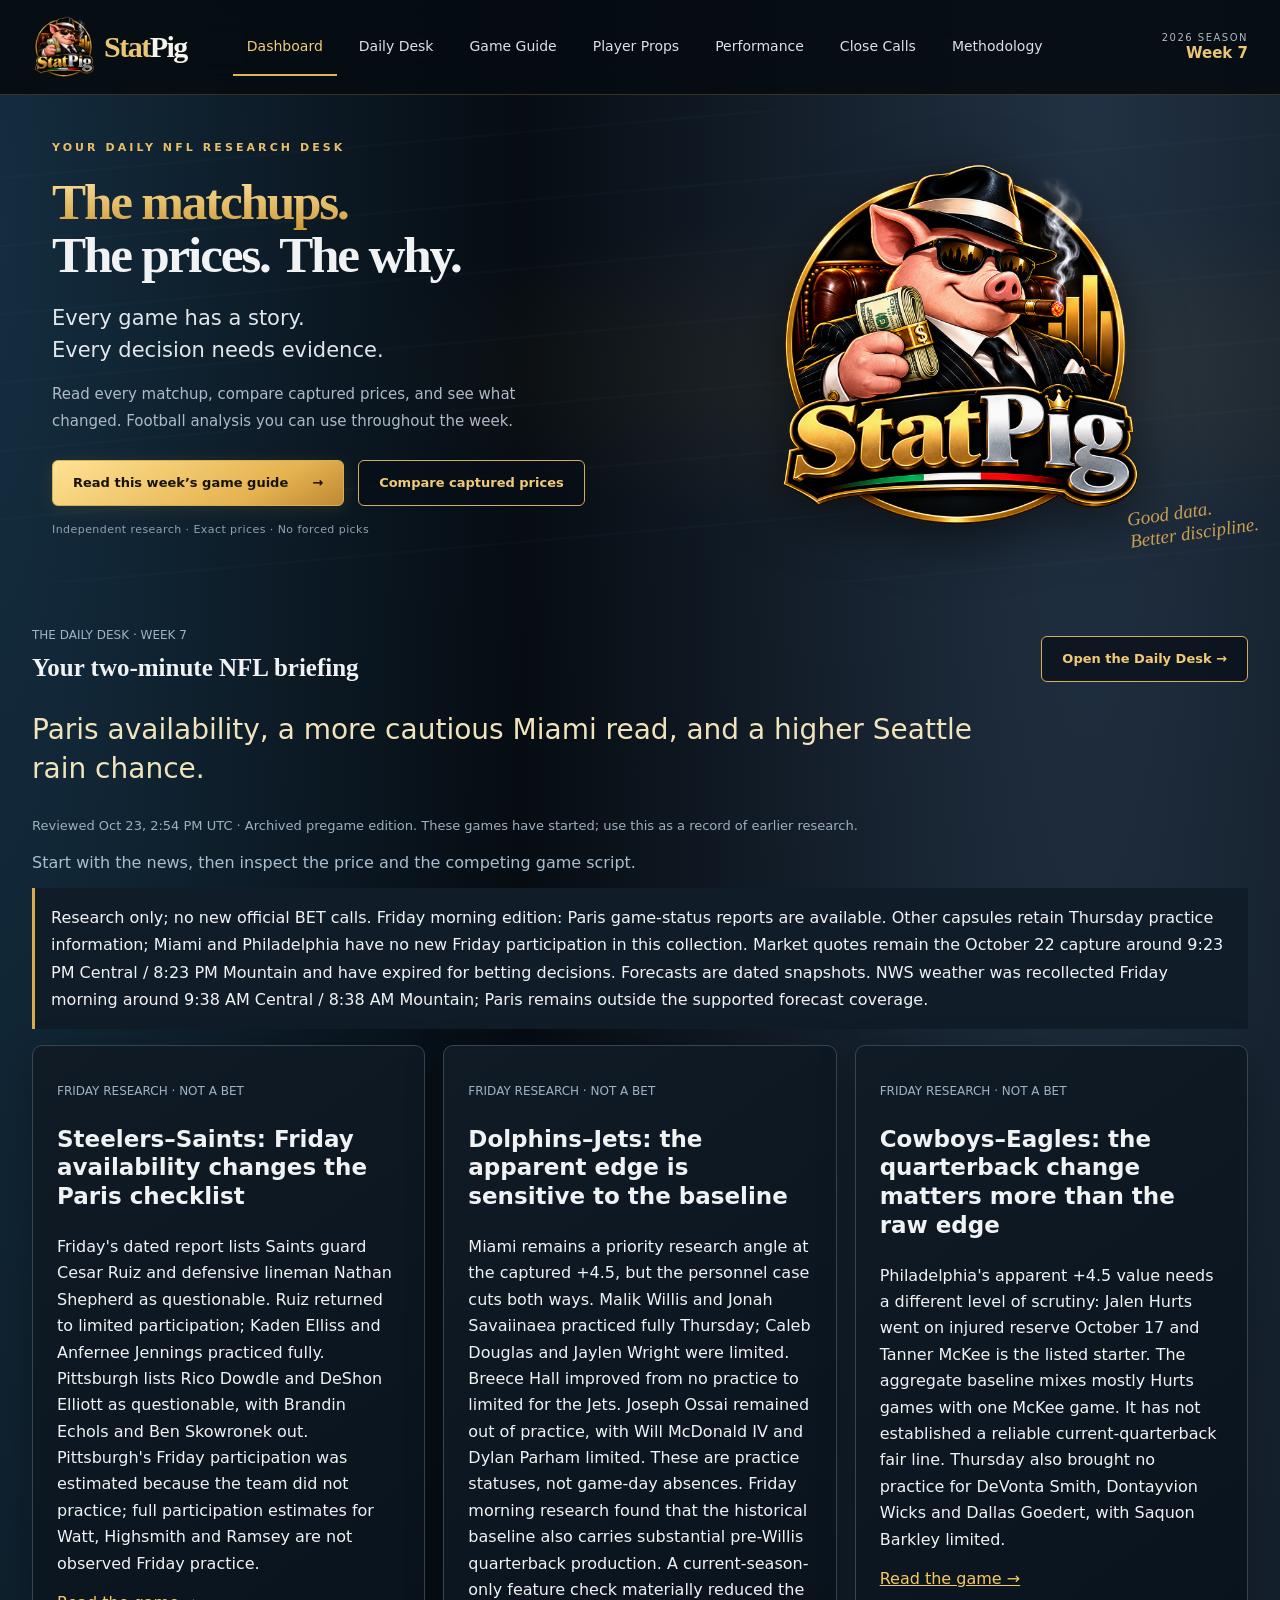
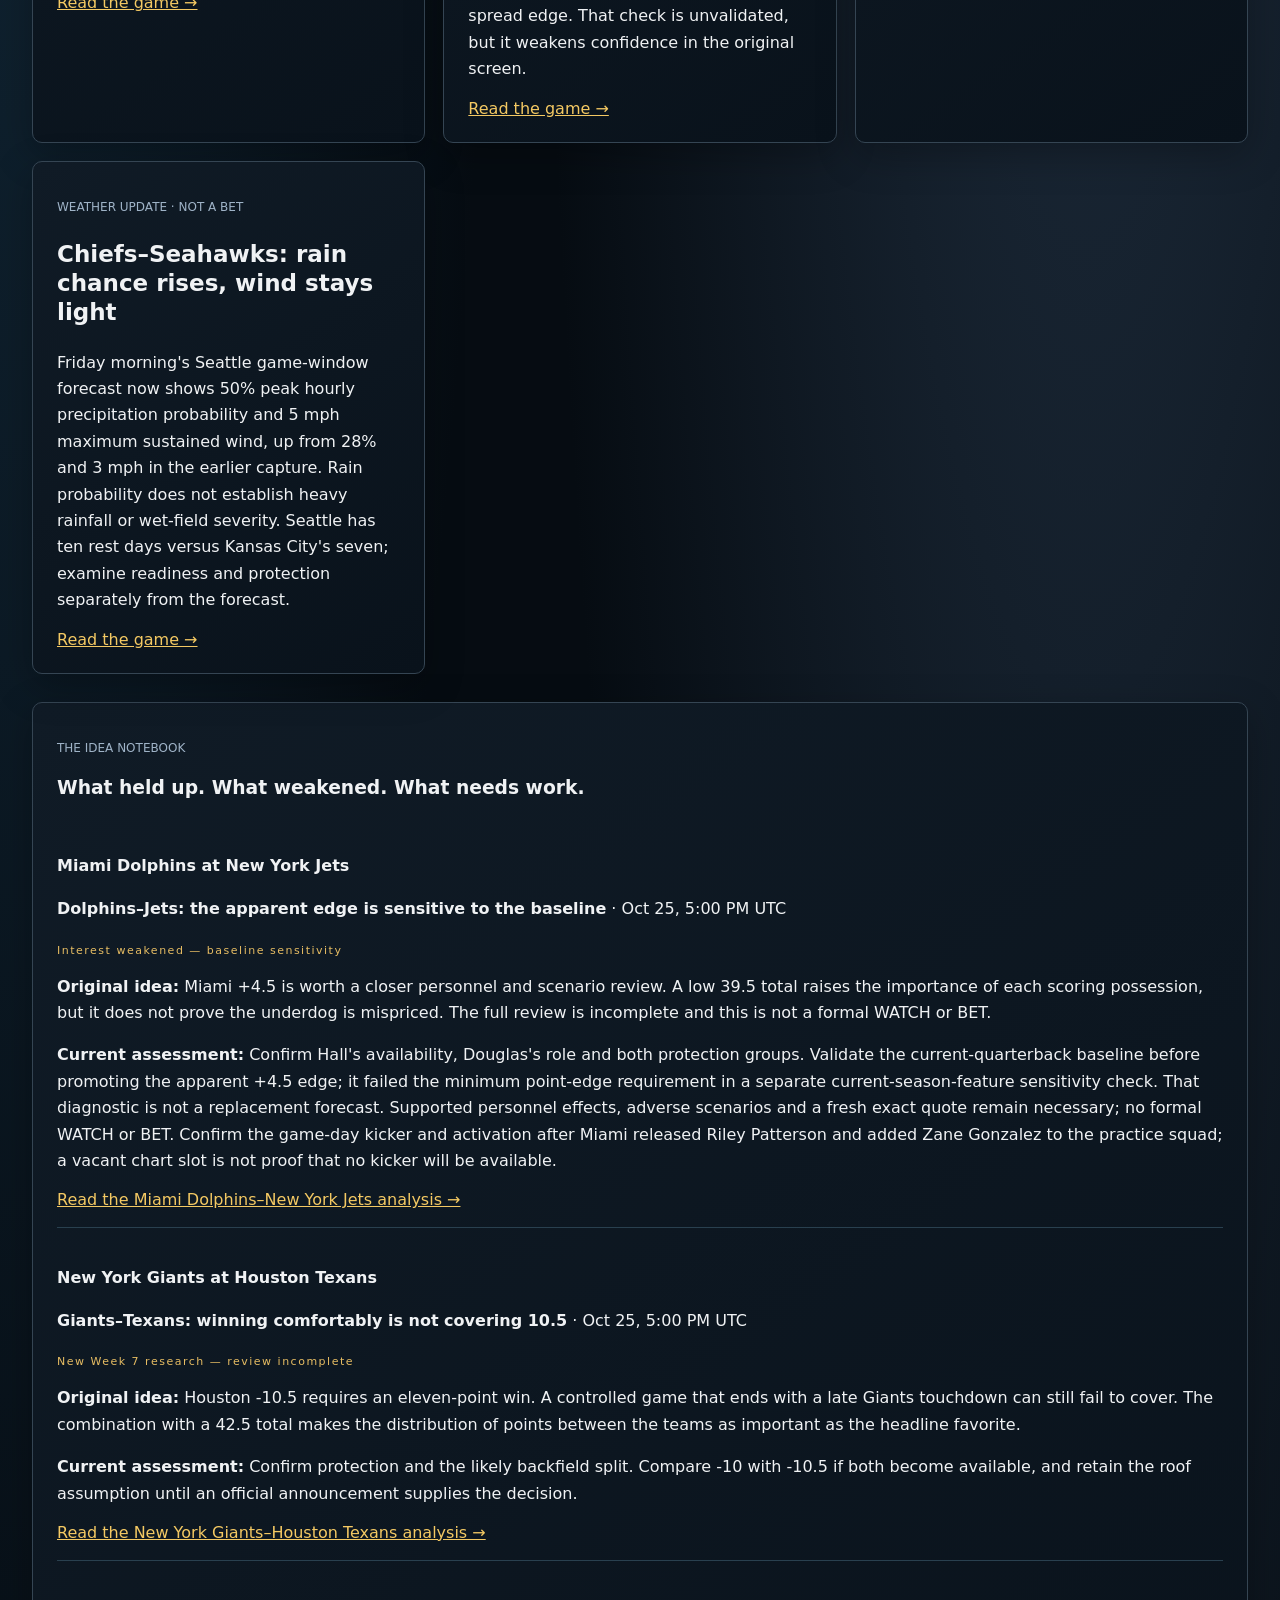
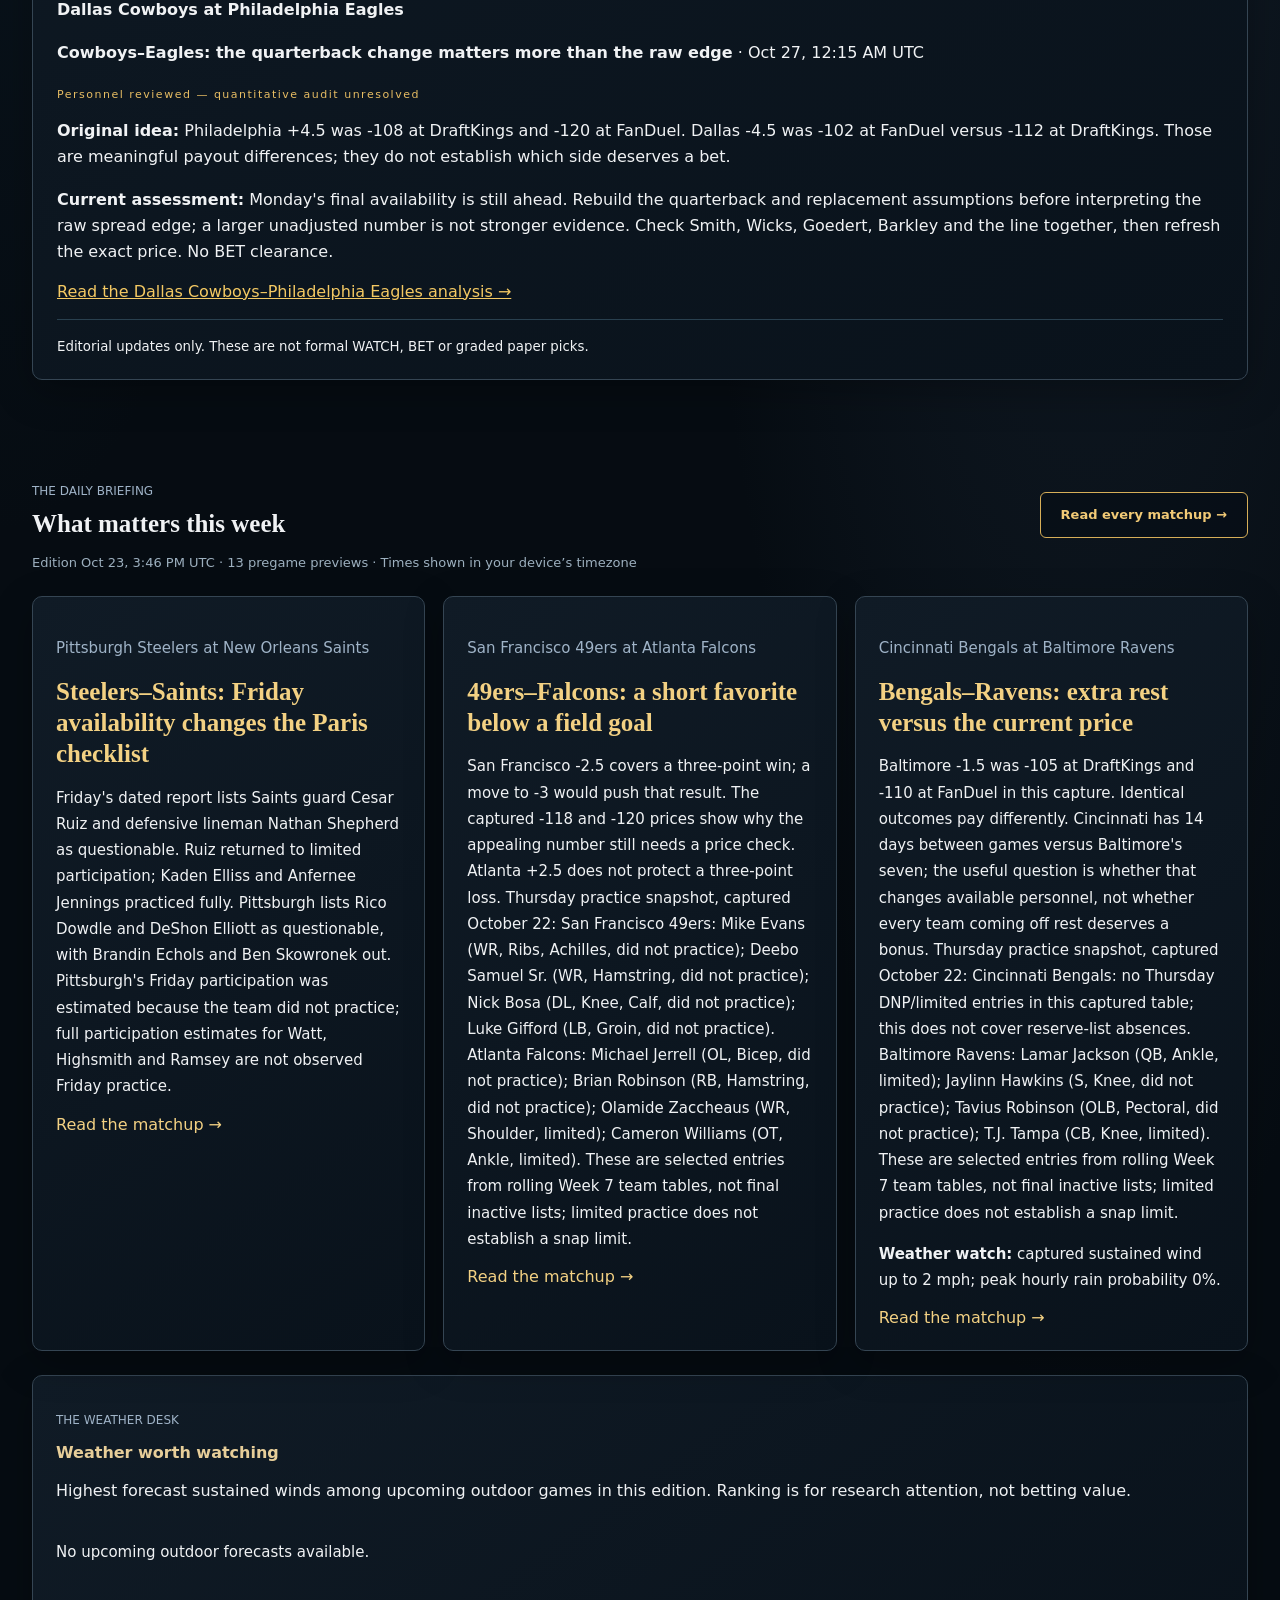
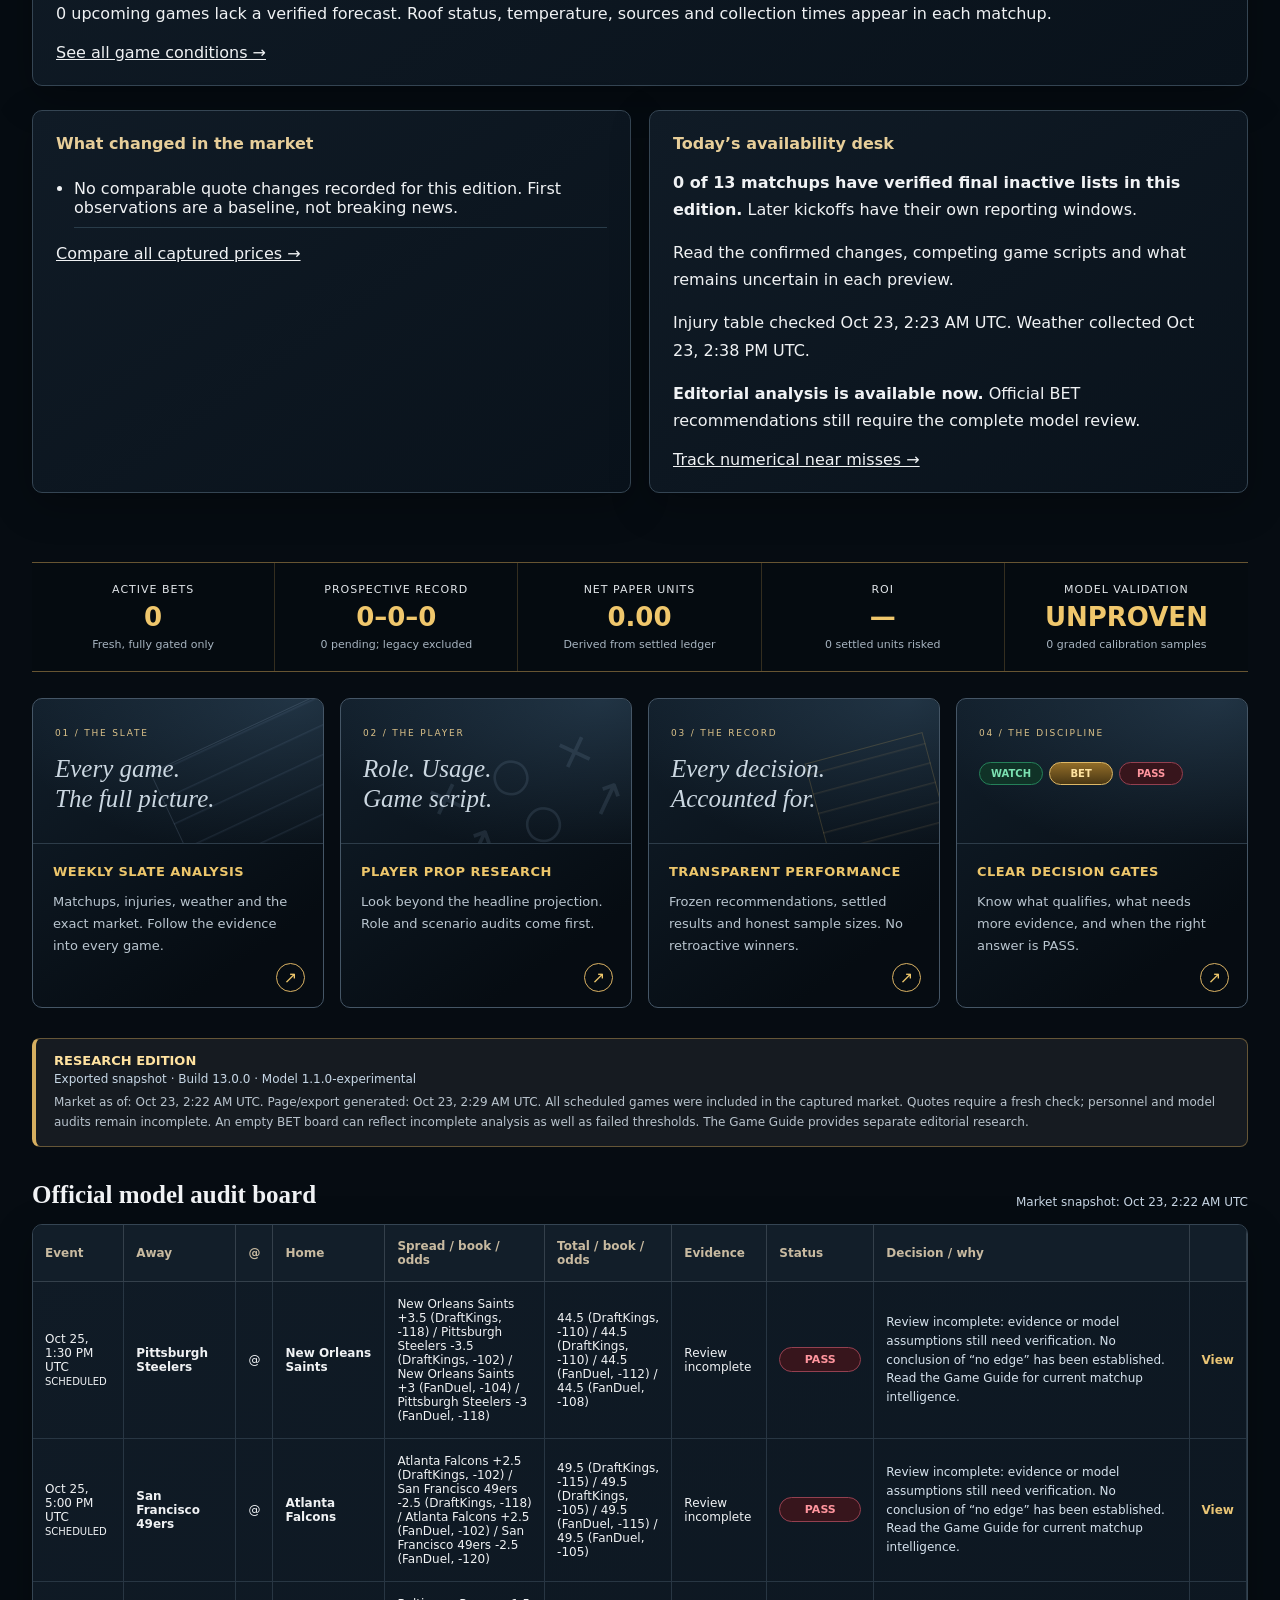
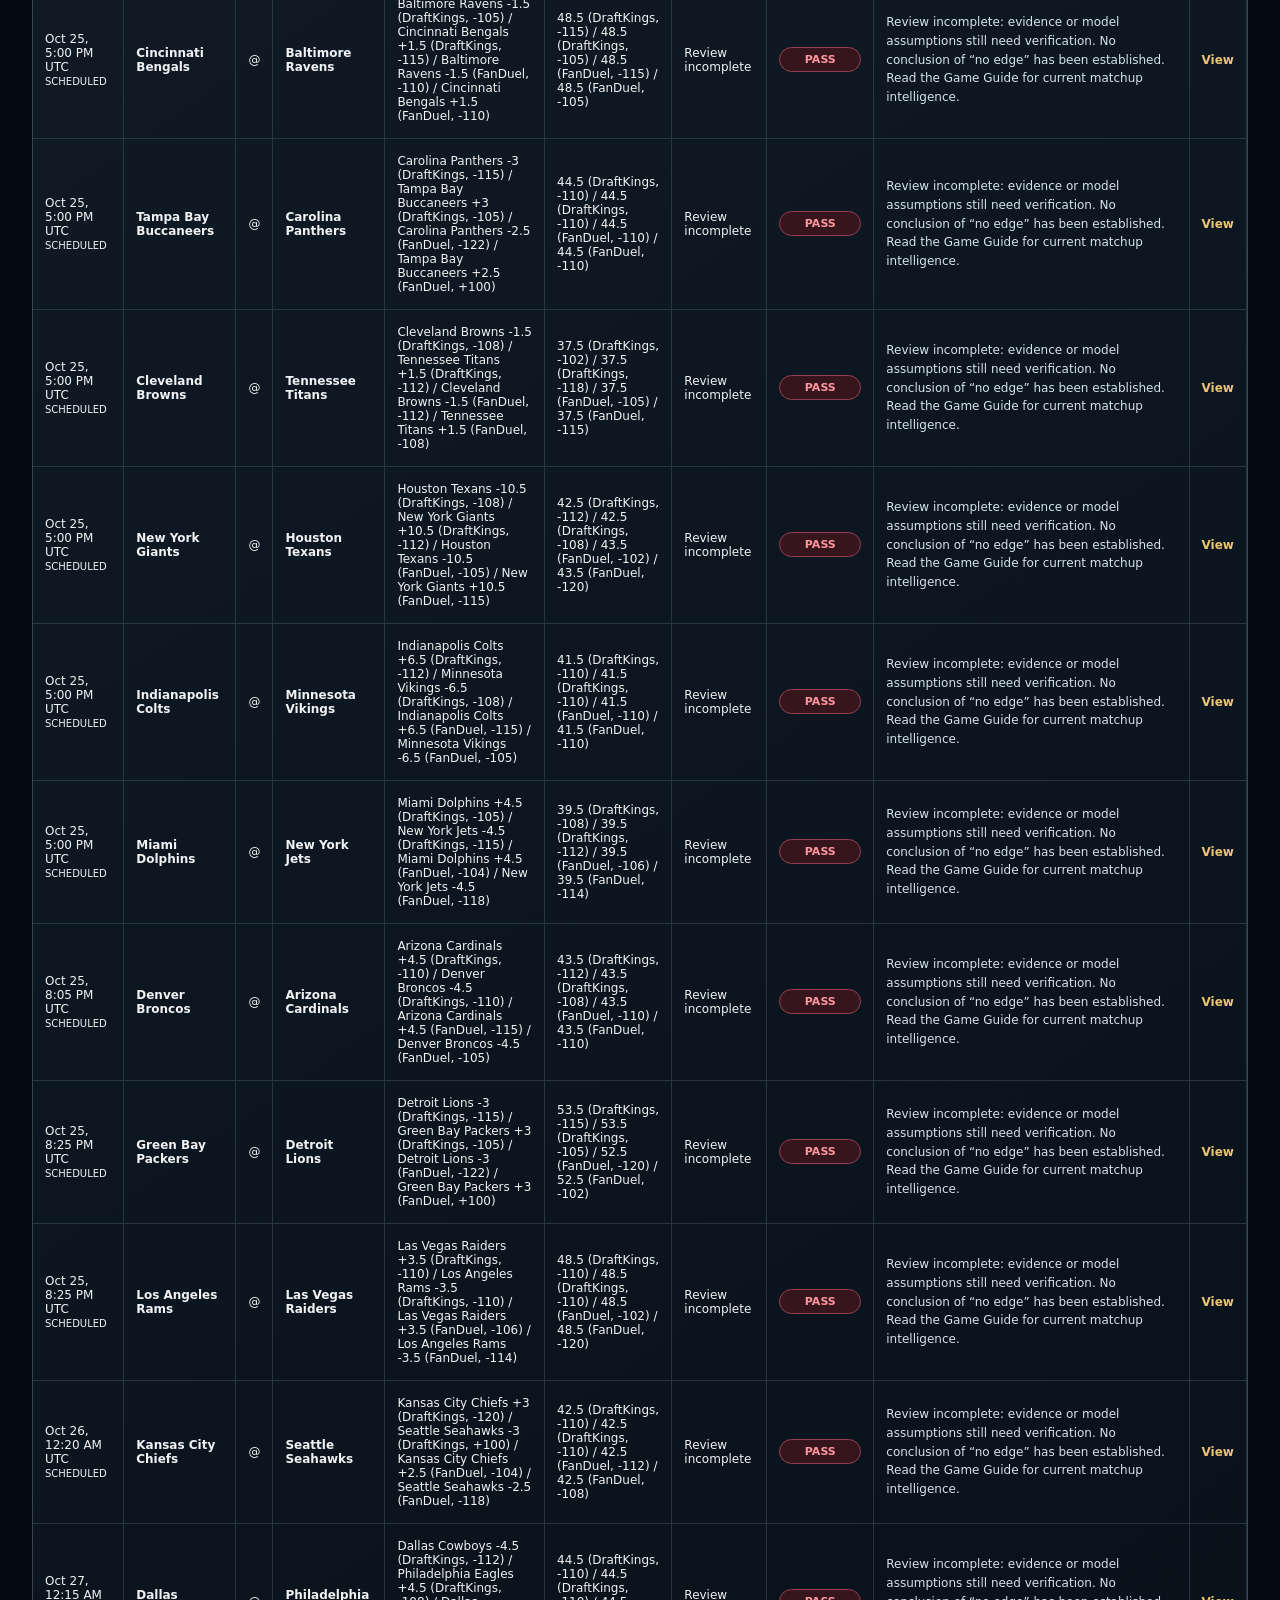
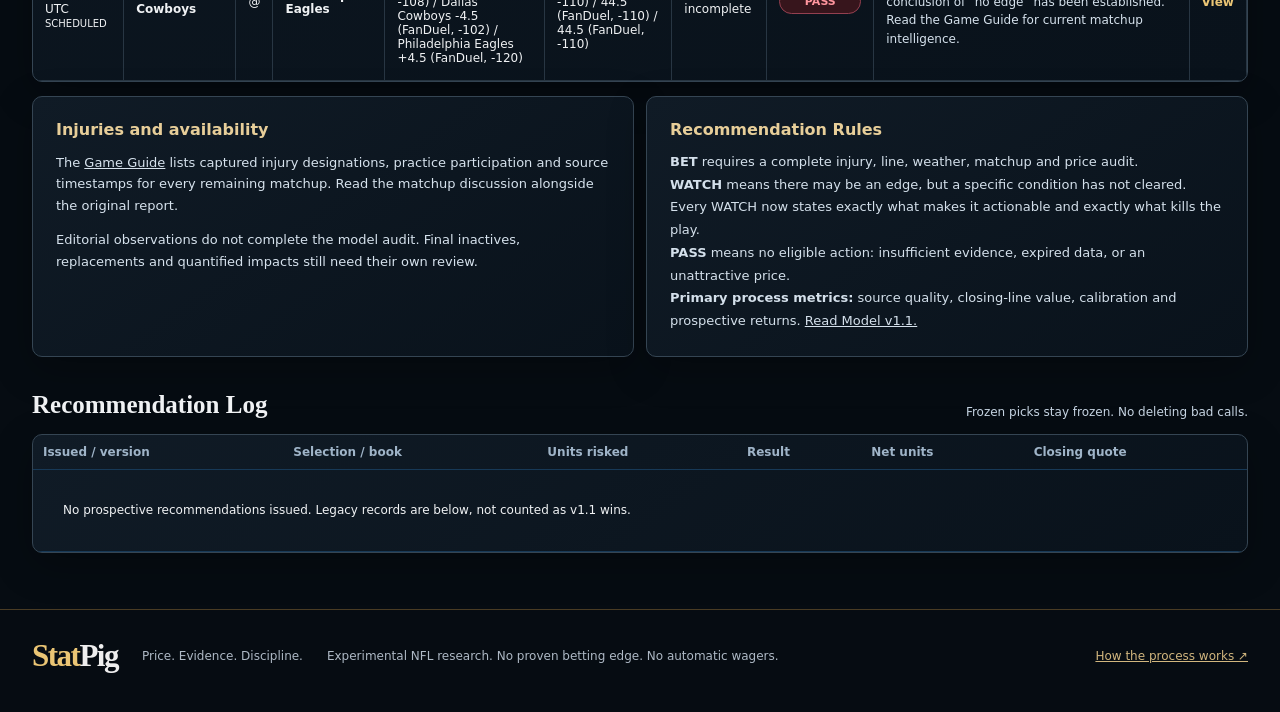
<file: index.html>
<!doctype html><html lang="en"><head><meta charset="utf-8"><meta name="viewport" content="width=device-width,initial-scale=1"><title>StatPig · NFL Research</title><link rel="stylesheet" href="styles.css?v=17-week3-desk"><meta name="theme-color" content="#060c12"><meta name="description" content="StatPig NFL research: source-backed analysis, disciplined price gates, and transparent prospective performance."><link rel="stylesheet" href="weather.css?v=18-weather"></head><body>
<a class="skip-link" href="#main-content">Skip to content</a><header class="topbar"><div class="site-header"><a class="wordmark" href="index.html" aria-label="StatPig home"><img src="statpig-mascot.png" alt="" width="66" height="66"><span>Stat<span>Pig</span></span></a><nav class="nav" aria-label="Main navigation"><a href="index.html" class="active" aria-current="page">Dashboard</a><a href="daily.html">Daily Desk</a><a href="guide.html">Game Guide</a><a href="props.html">Player Props</a><a href="results.html">Performance</a><a href="close-calls.html">Close Calls</a><a href="methodology.html">Methodology</a></nav><div class="weekbox"><span>NFL Research</span><strong>Evidence first</strong></div></div></header>
<main id="main-content" class="shell"><section class="landing-hero" aria-labelledby="hero-title"><div class="hero-copy"><p class="eyebrow">YOUR DAILY NFL RESEARCH DESK</p><h1 id="hero-title"><span>The matchups.</span><br>The prices. The why.</h1><p class="hero-description">Every game has a story.<br>Every decision needs evidence.</p><p class="hero-summary">Read every matchup, compare captured prices, and see what changed. Football analysis you can use throughout the week.</p><div class="hero-actions"><a class="button-gold" href="guide.html">Read this week’s game guide <span aria-hidden="true">→</span></a><a class="button-outline" href="guide.html#price-desk">Compare captured prices</a></div><p class="hero-footnote">Independent research · Exact prices · No forced picks</p></div><div class="hero-art"><img src="statpig-mascot.png" width="1280" height="1280" alt="StatPig mascot in a black suit and fedora, framed in gold" fetchpriority="high"><span class="art-caption">Good data.<br>Better discipline.</span></div></section><section id="daily-desk" aria-label="Daily news and research"></section><section id="daily-guide" aria-label="Daily NFL briefing"></section><section class="kpis" id="kpis" aria-label="Verified ledger metrics"></section><section class="feature-grid" aria-label="Explore StatPig"><a class="feature-card" href="guide.html"><div class="feature-art field-art" aria-hidden="true"><span>01 / THE SLATE</span><b>Every game.<br>The full picture.</b></div><div class="feature-copy"><h2>Weekly slate analysis</h2><p>Matchups, injuries, weather and the exact market. Follow the evidence into every game.</p><span class="feature-arrow" aria-hidden="true">↗</span></div></a><a class="feature-card" href="props.html"><div class="feature-art play-art" aria-hidden="true"><span>02 / THE PLAYER</span><b>Role. Usage.<br>Game script.</b></div><div class="feature-copy"><h2>Player prop research</h2><p>Look beyond the headline projection. Role and scenario audits come first.</p><span class="feature-arrow" aria-hidden="true">↗</span></div></a><a class="feature-card" href="results.html"><div class="feature-art record-art" aria-hidden="true"><span>03 / THE RECORD</span><b>Every decision.<br>Accounted for.</b></div><div class="feature-copy"><h2>Transparent performance</h2><p>Frozen recommendations, settled results and honest sample sizes. No retroactive winners.</p><span class="feature-arrow" aria-hidden="true">↗</span></div></a><a class="feature-card" href="methodology.html"><div class="feature-art signal-art" aria-hidden="true"><span>04 / THE DISCIPLINE</span><div><i class="status WATCH">WATCH</i><i class="status BET">BET</i><i class="status PASS">PASS</i></div></div><div class="feature-copy"><h2>Clear decision gates</h2><p>Know what qualifies, what needs more evidence, and when the right answer is PASS.</p><span class="feature-arrow" aria-hidden="true">↗</span></div></a></section><section id="card"><div class="section-head"><h2>Official model audit board</h2><div class="updated" id="updated"></div></div><div class="panel table-wrap"><table class="card-table" id="cardTable"></table></div></section>
<section class="info-grid"><article class="panel mini" id="injuries"><h3>Injuries and availability</h3><div id="injuryList"></div></article><article class="panel mini" id="process"><h3>Recommendation Rules</h3><div style="font-size:13px;line-height:1.75;color:#d4e0eb"><b>BET</b> requires a complete injury, line, weather, matchup and price audit.<br><b>WATCH</b> means there may be an edge, but a specific condition has not cleared. Every WATCH now states exactly what makes it actionable and exactly what kills the play.<br><b>PASS</b> means no eligible action: insufficient evidence, expired data, or an unattractive price.<br><b>Primary process metrics:</b> source quality, closing-line value, calibration and prospective returns. <a href="methodology.html">Read Model v1.1.</a></div></article></section>
<section id="results"><div class="section-head"><h2>Recommendation Log</h2><div class="updated">Frozen picks stay frozen. No deleting bad calls.</div></div><div class="panel table-wrap"><table class="log-table" id="logTable"></table></div></section></main><footer class="footer" id="about"><a class="footer-brand" href="index.html">Stat<span>Pig</span></a><p>Price. Evidence. Discipline.</p><p class="fineprint">Experimental NFL research. No proven betting edge. No automatic wagers.</p><a href="methodology.html">How the process works ↗</a></footer><script src="config.js?v=13"></script><script src="data.js?v=20261023-weather"></script><script src="shared.js?v=17-week3-desk"></script><script src="app.js?v=17-week3-desk"></script><script src="guide-data.js?v=20261023-script"></script><script src="weather.js?v=19-notebook"></script><script src="guide.js?v=20261023-script"></script><script src="daily-data.js?v=20261023-weather"></script><script src="daily.js?v=20261023-weather"></script></body></html>
</file>
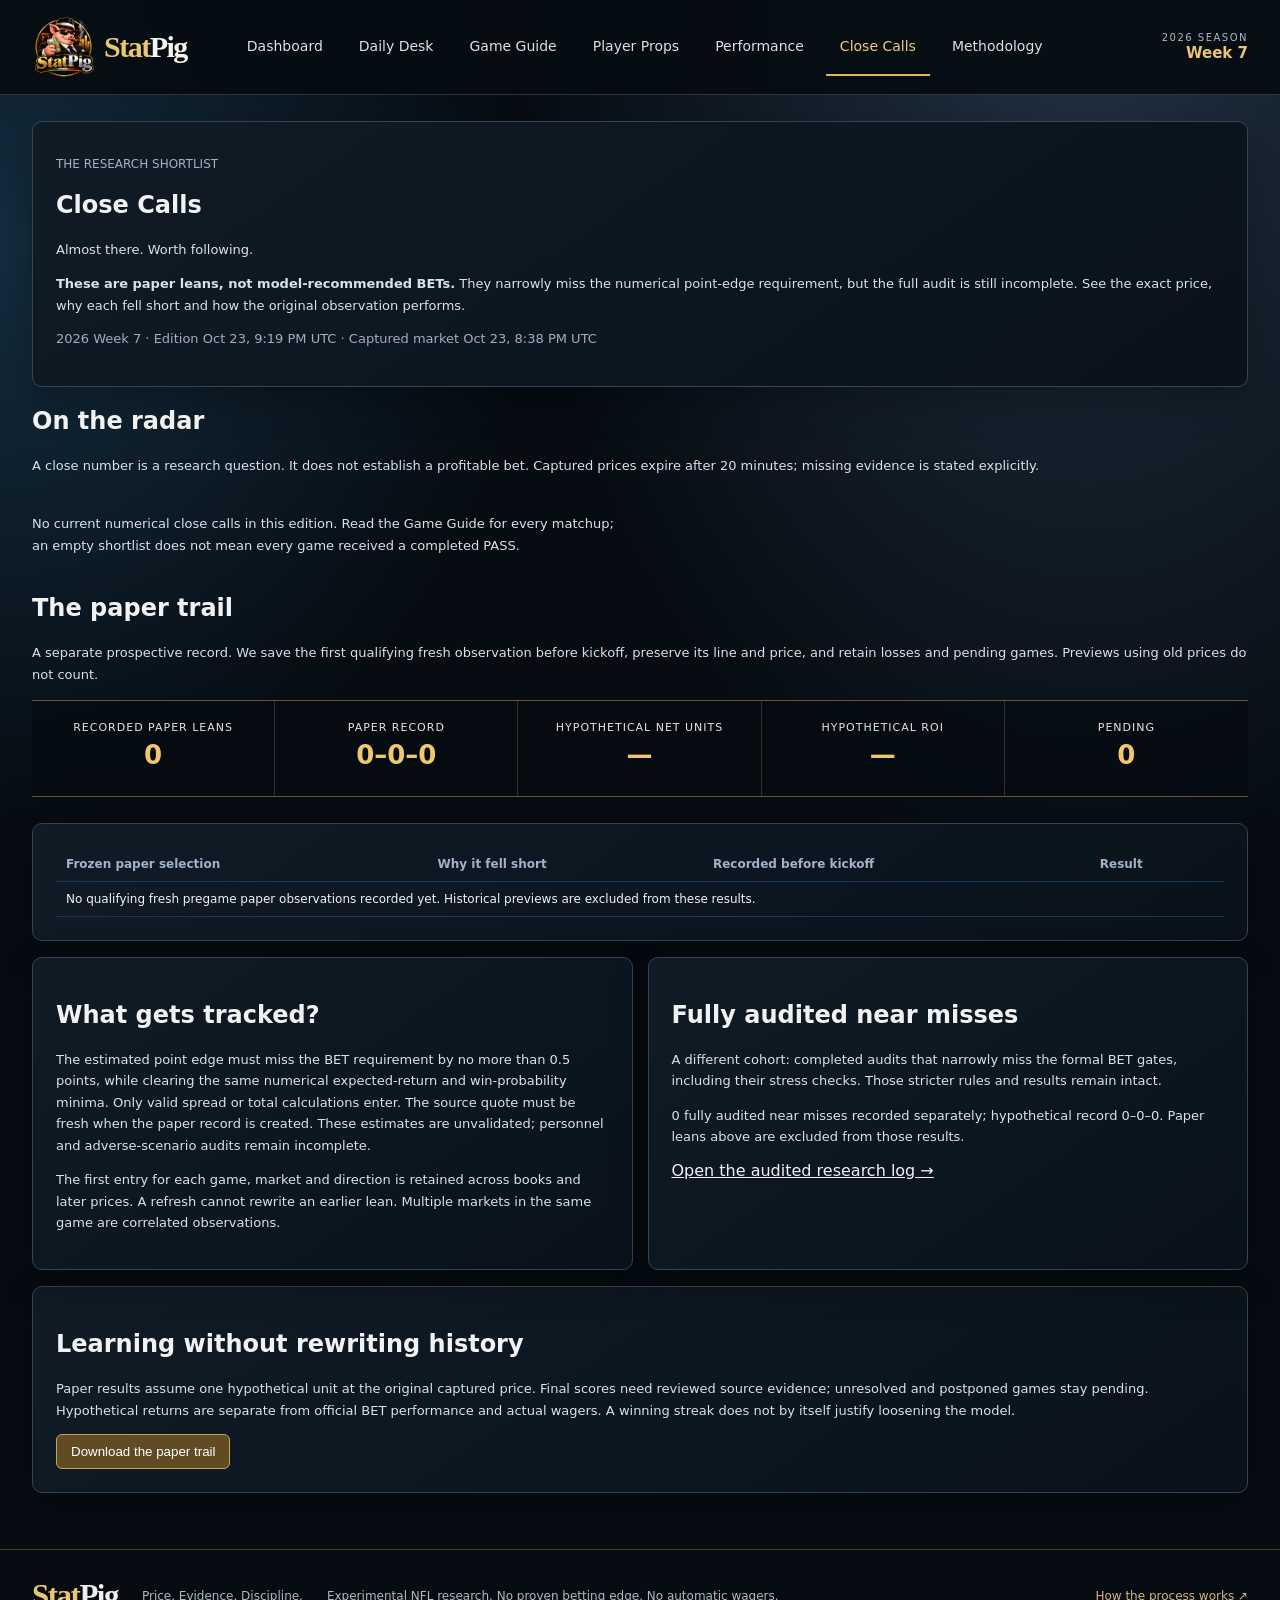
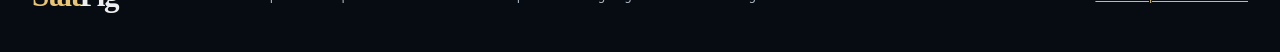
<file: close-calls.html>
<!doctype html><html lang="en"><head><meta charset="utf-8"><meta name="viewport" content="width=device-width,initial-scale=1"><title>Close Calls · StatPig</title><link rel="stylesheet" href="styles.css?v=17-week3-desk"><meta name="theme-color" content="#060c12"><meta name="description" content="StatPig NFL research: source-backed analysis, disciplined price gates, and transparent prospective performance."></head><body>
<a class="skip-link" href="#main-content">Skip to content</a><header class="topbar"><div class="site-header"><a class="wordmark" href="index.html" aria-label="StatPig home"><img src="statpig-mascot.png" alt="" width="66" height="66"><span>Stat<span>Pig</span></span></a><nav class="nav" aria-label="Main navigation"><a href="index.html">Dashboard</a><a href="daily.html">Daily Desk</a><a href="guide.html">Game Guide</a><a href="props.html">Player Props</a><a href="results.html">Performance</a><a href="close-calls.html" class="active" aria-current="page">Close Calls</a><a href="methodology.html">Methodology</a></nav><div class="weekbox"><span>NFL Research</span><strong>Evidence first</strong></div></div></header>
<main id="main-content" class="shell"><section class="panel mini"><p class="eyebrow">THE RESEARCH SHORTLIST</p><h1>Close Calls</h1><p class="bodycopy">Almost there. Worth following.</p><p class="bodycopy"><strong>These are paper leans, not model-recommended BETs.</strong> They narrowly miss the numerical point-edge requirement, but the full audit is still incomplete. See the exact price, why each fell short and how the original observation performs.</p><p id="closeEdition" class="guide-time"></p></section><section class="section-space"><h2>On the radar</h2><p class="bodycopy">A close number is a research question. It does not establish a profitable bet. Captured prices expire after 20 minutes; missing evidence is stated explicitly.</p><div id="closeCandidates" class="guide-two"></div></section><section class="section-space"><h2>The paper trail</h2><p class="bodycopy">A separate prospective record. We save the first qualifying fresh observation before kickoff, preserve its line and price, and retain losses and pending games. Previews using old prices do not count.</p><div id="closeKpis" class="kpis"></div><div class="table-wrap panel mini section-space"><table id="closeRecord" class="log-table"></table></div></section><section class="record-grid section-space"><article class="panel mini"><h2>What gets tracked?</h2><p class="bodycopy">The estimated point edge must miss the BET requirement by no more than 0.5 points, while clearing the same numerical expected-return and win-probability minima. Only valid spread or total calculations enter. The source quote must be fresh when the paper record is created. These estimates are unvalidated; personnel and adverse-scenario audits remain incomplete.</p><p class="bodycopy">The first entry for each game, market and direction is retained across books and later prices. A refresh cannot rewrite an earlier lean. Multiple markets in the same game are correlated observations.</p></article><article class="panel mini"><h2>Fully audited near misses</h2><p class="bodycopy">A different cohort: completed audits that narrowly miss the formal BET gates, including their stress checks. Those stricter rules and results remain intact.</p><p id="auditedCloseCalls" class="bodycopy"></p><a href="research.html">Open the audited research log →</a></article></section><section class="panel mini section-space"><h2>Learning without rewriting history</h2><p class="bodycopy">Paper results assume one hypothetical unit at the original captured price. Final scores need reviewed source evidence; unresolved and postponed games stay pending. Hypothetical returns are separate from official BET performance and actual wagers. A winning streak does not by itself justify loosening the model.</p><button id="closeDownload" class="download">Download the paper trail</button></section></main><footer class="footer" id="about"><a class="footer-brand" href="index.html">Stat<span>Pig</span></a><p>Price. Evidence. Discipline.</p><p class="fineprint">Experimental NFL research. No proven betting edge. No automatic wagers.</p><a href="methodology.html">How the process works ↗</a></footer><script src="config.js?v=13"></script><script src="data.js?v=20261023-weather"></script><script src="shared.js?v=17-week3-desk"></script><script src="close-calls-data.js?v=20261023"></script><script src="close-calls.js?v=20261023"></script></body></html>
</file>
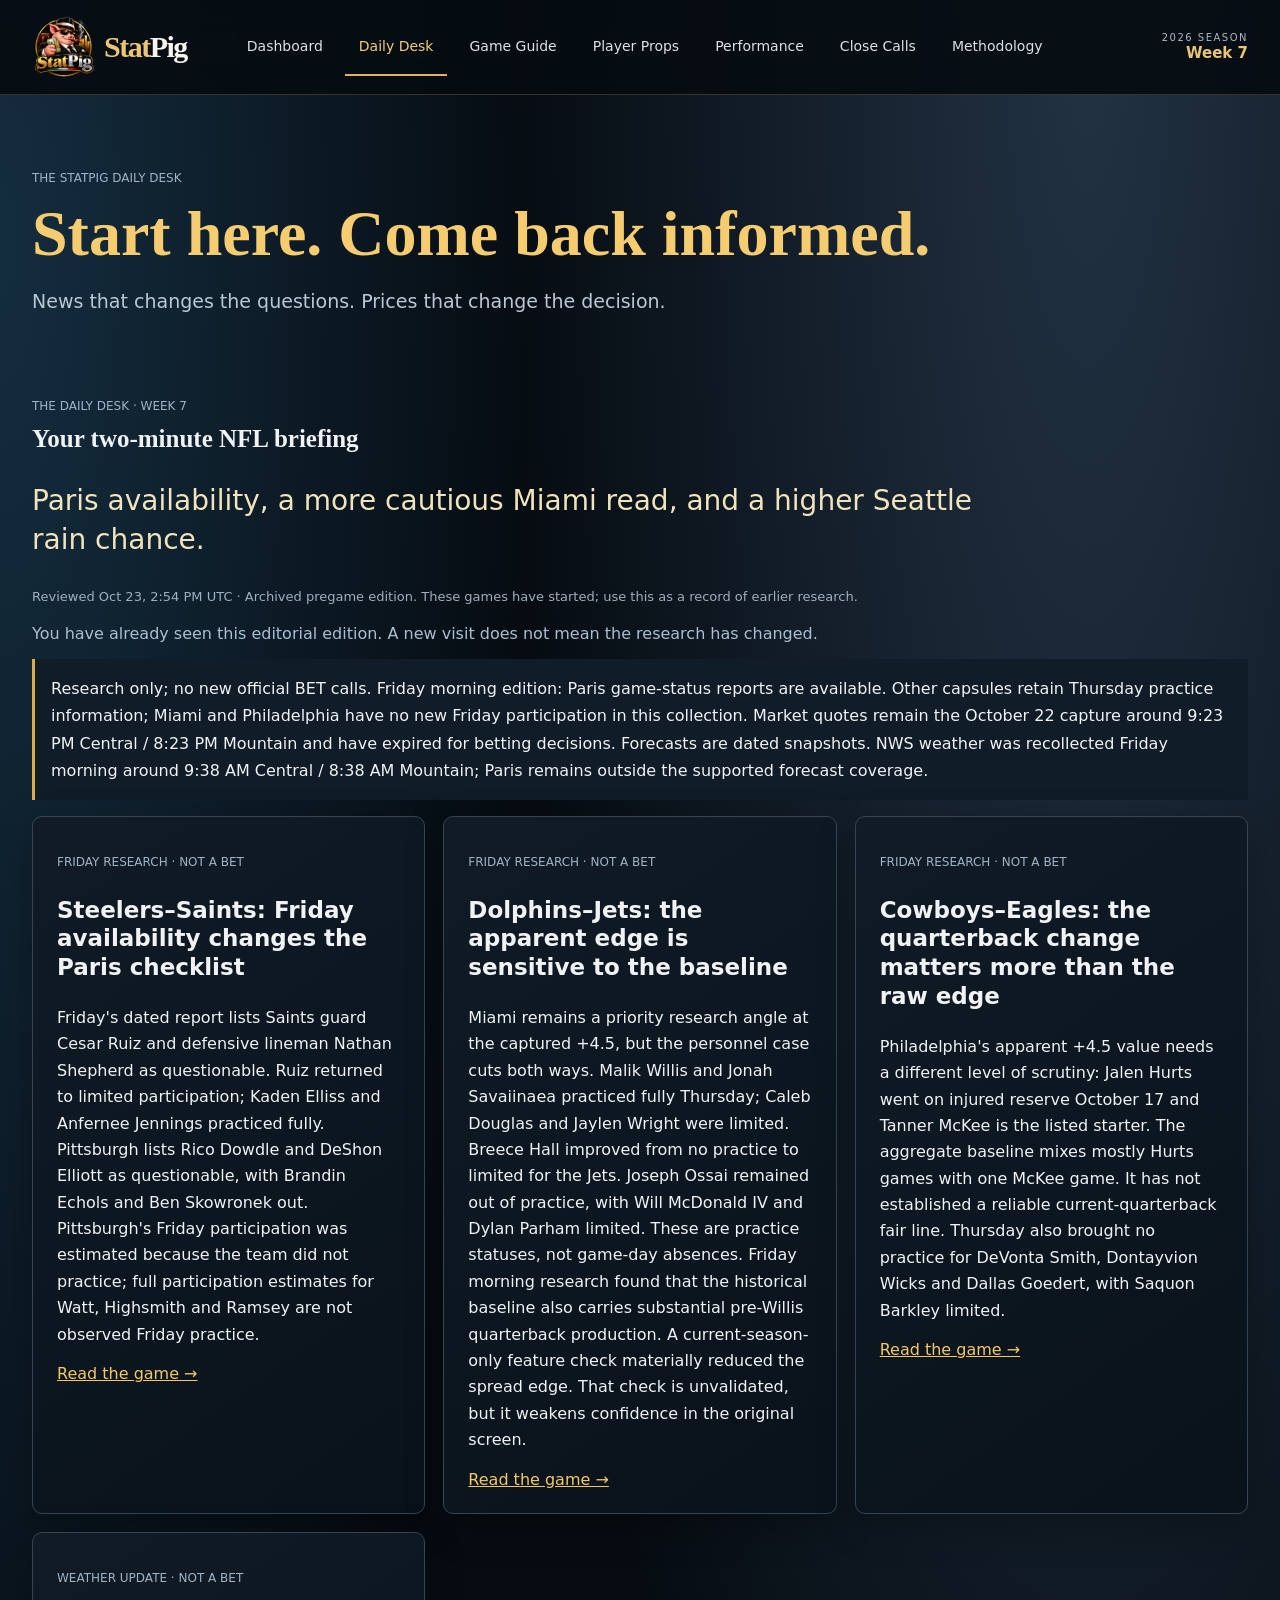
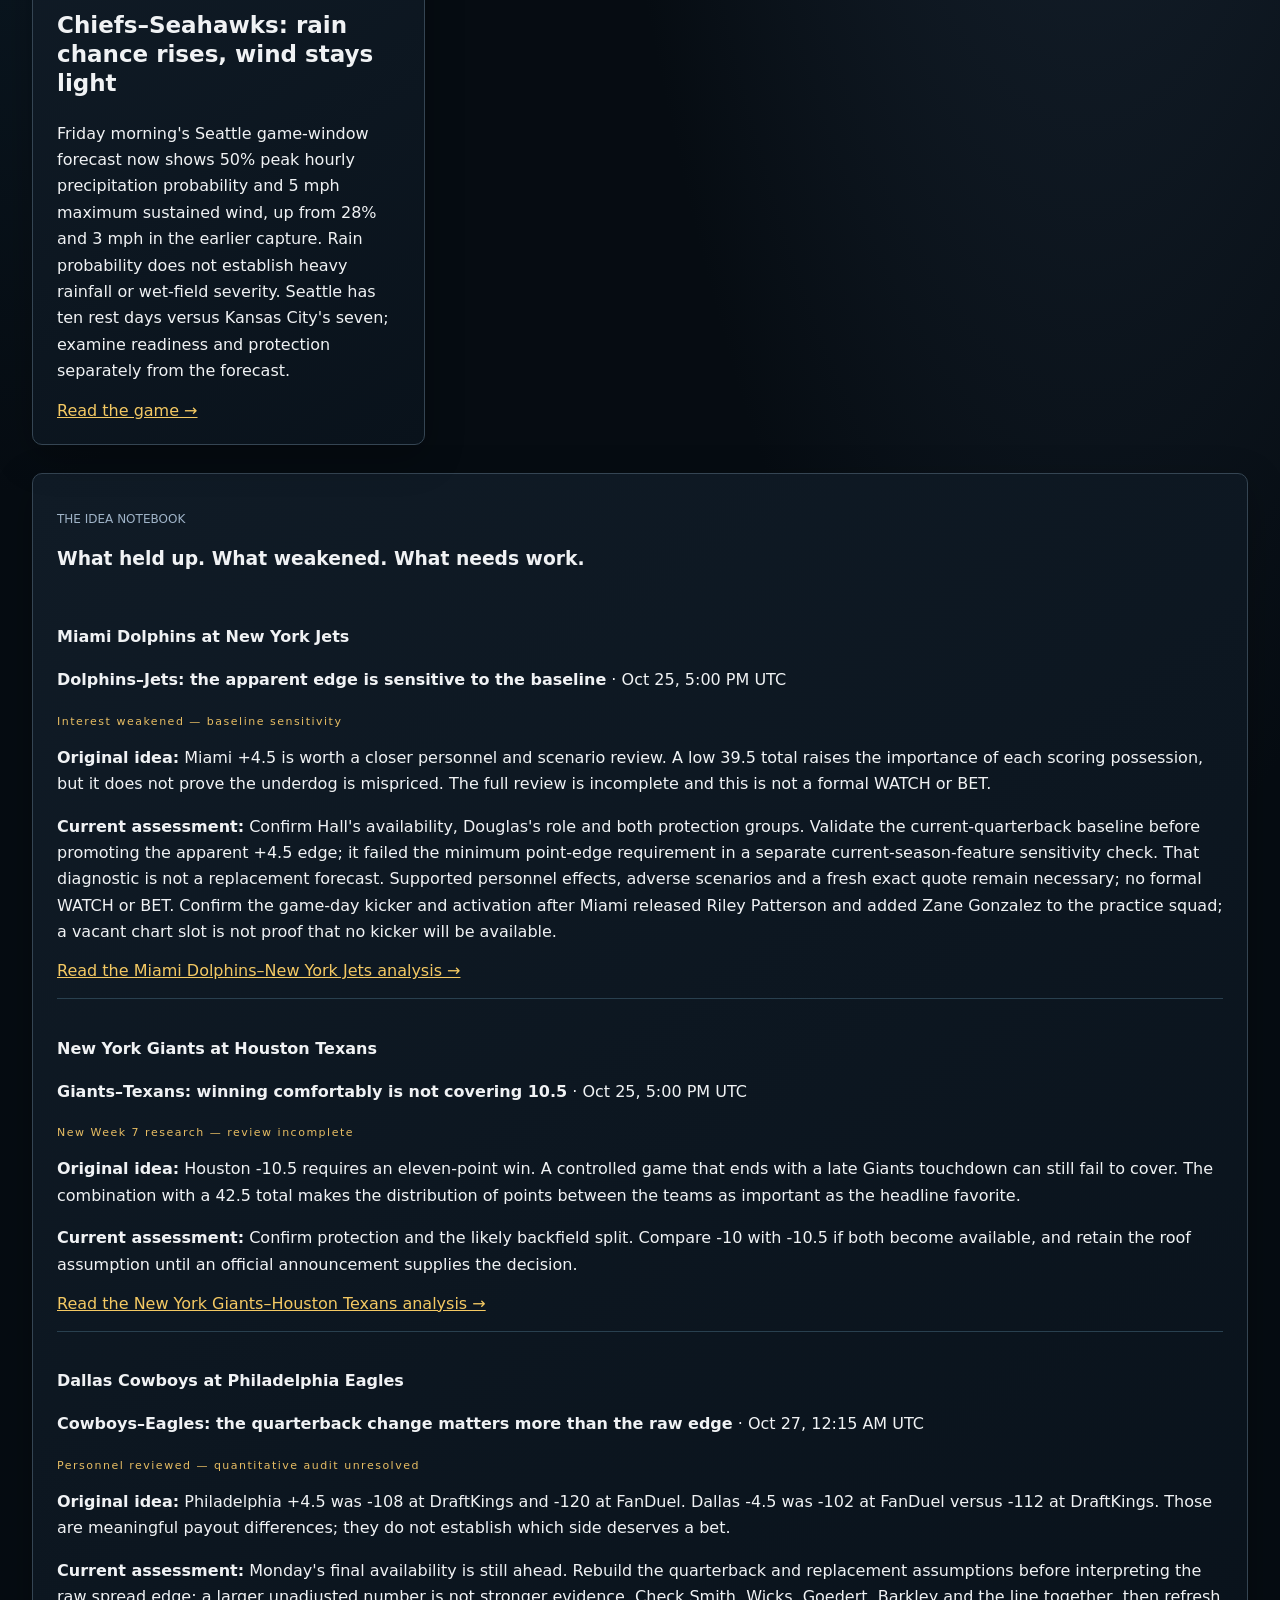
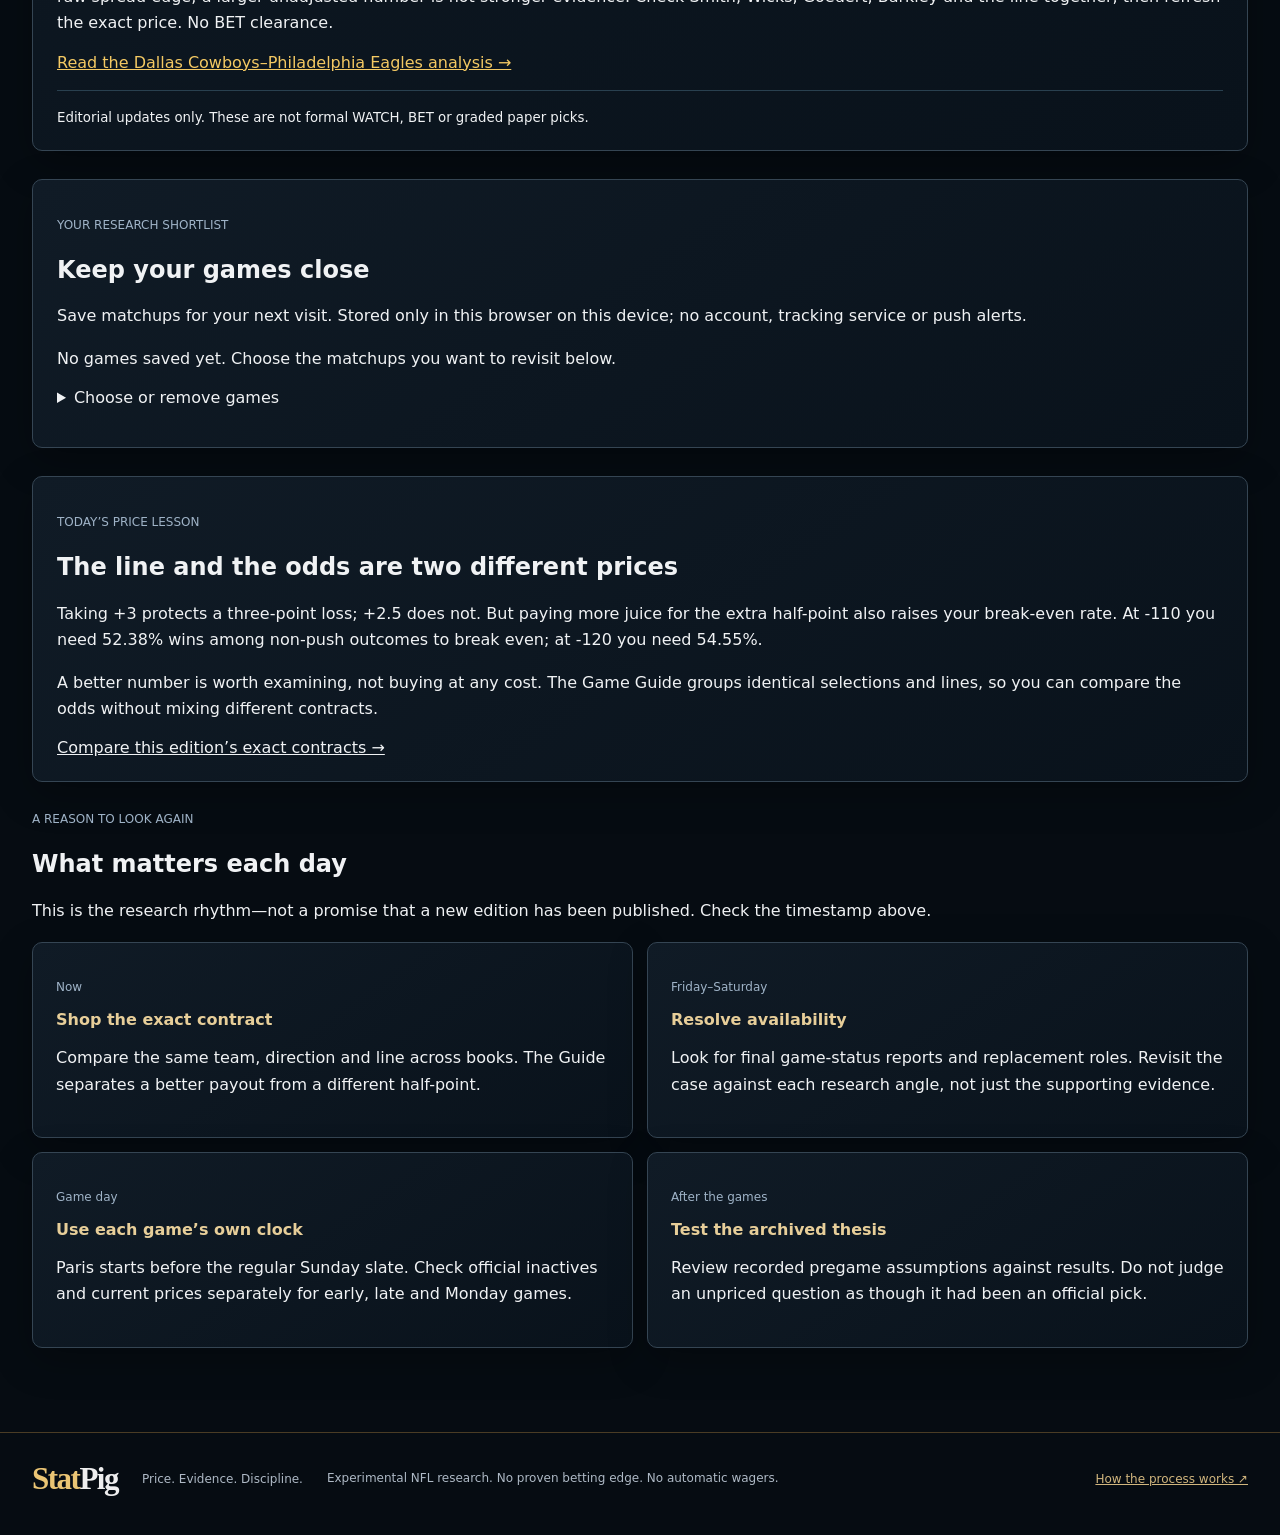
<file: daily.html>
<!doctype html><html lang="en"><head><meta charset="utf-8"><meta name="viewport" content="width=device-width,initial-scale=1"><title>Daily Desk · StatPig</title><link rel="stylesheet" href="styles.css?v=17-week3-desk"><meta name="theme-color" content="#060c12"><meta name="description" content="StatPig NFL research: source-backed analysis, disciplined price gates, and transparent prospective performance."></head><body>
<a class="skip-link" href="#main-content">Skip to content</a><header class="topbar"><div class="site-header"><a class="wordmark" href="index.html" aria-label="StatPig home"><img src="statpig-mascot.png" alt="" width="66" height="66"><span>Stat<span>Pig</span></span></a><nav class="nav" aria-label="Main navigation"><a href="index.html">Dashboard</a><a href="daily.html" class="active" aria-current="page">Daily Desk</a><a href="guide.html">Game Guide</a><a href="props.html">Player Props</a><a href="results.html">Performance</a><a href="close-calls.html">Close Calls</a><a href="methodology.html">Methodology</a></nav><div class="weekbox"><span>NFL Research</span><strong>Evidence first</strong></div></div></header>
<main id="main-content" class="shell"><section class="guide-intro"><p class="eyebrow">THE STATPIG DAILY DESK</p><h1>Start here. Come back informed.</h1><p>News that changes the questions. Prices that change the decision.</p></section><div id="daily-content"></div></main><footer class="footer" id="about"><a class="footer-brand" href="index.html">Stat<span>Pig</span></a><p>Price. Evidence. Discipline.</p><p class="fineprint">Experimental NFL research. No proven betting edge. No automatic wagers.</p><a href="methodology.html">How the process works ↗</a></footer><script src="shared.js?v=17-week3-desk"></script><script src="guide-data.js?v=20261023-weather"></script><script src="daily-data.js?v=20261023-weather"></script><script src="daily.js?v=20261023-weather"></script></body></html>
</file>
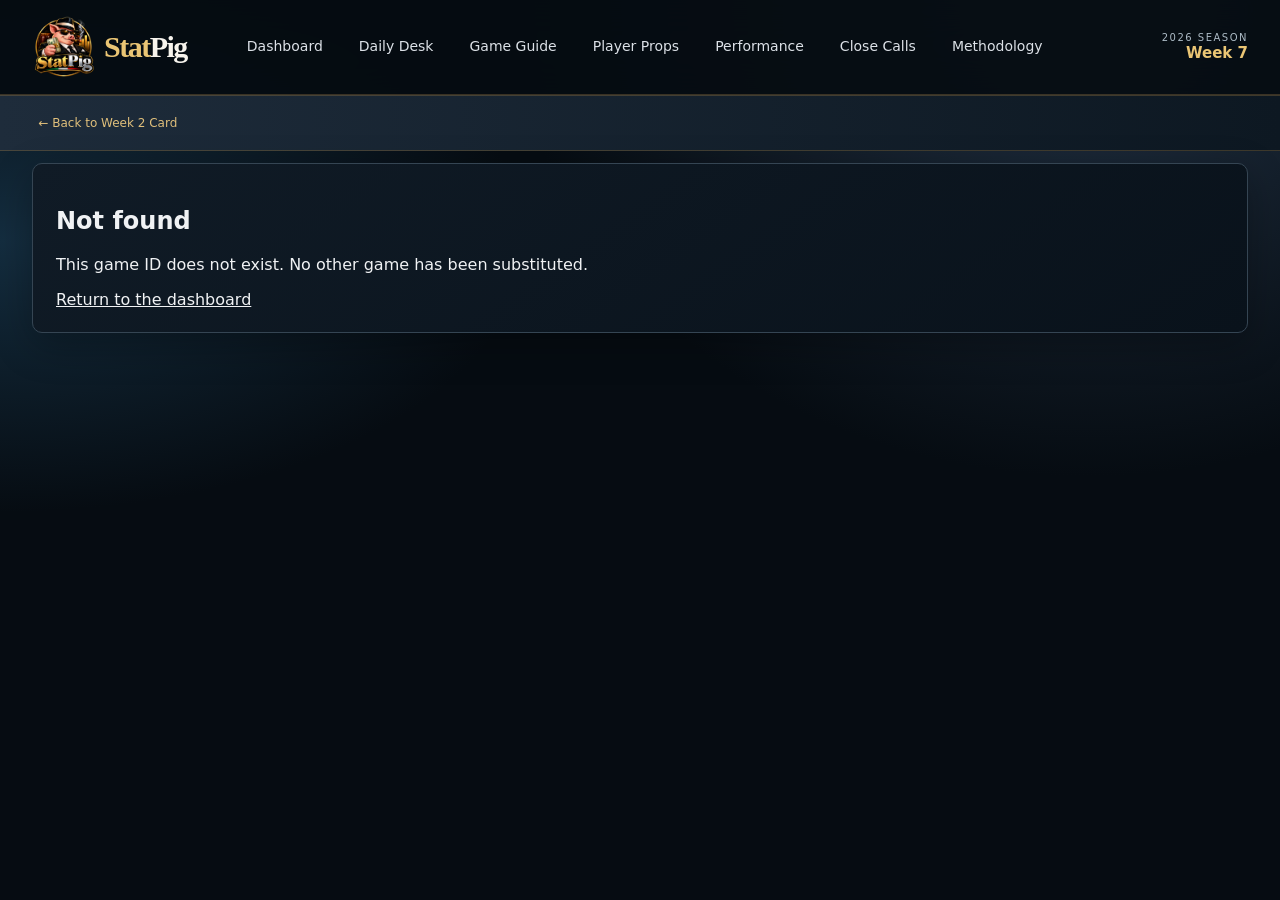
<file: game.html>
<!doctype html><html lang="en"><head><meta charset="utf-8"><meta name="viewport" content="width=device-width,initial-scale=1"><title>Game Detail · StatPig · NFL Research</title><link rel="stylesheet" href="styles.css?v=17-week3-desk"><meta name="theme-color" content="#060c12"><meta name="description" content="StatPig NFL research: source-backed analysis, disciplined price gates, and transparent prospective performance."></head><body>
<a class="skip-link" href="#main-content">Skip to content</a><header class="topbar"><div class="site-header"><a class="wordmark" href="index.html" aria-label="StatPig home"><img src="statpig-mascot.png" alt="" width="66" height="66"><span>Stat<span>Pig</span></span></a><nav class="nav" aria-label="Main navigation"><a href="index.html">Dashboard</a><a href="daily.html">Daily Desk</a><a href="guide.html">Game Guide</a><a href="props.html">Player Props</a><a href="results.html">Performance</a><a href="close-calls.html">Close Calls</a><a href="methodology.html">Methodology</a></nav><div class="weekbox"><span>NFL Research</span><strong>Evidence first</strong></div></div></header>
<div class="game-hero"><a class="back" href="index.html">← Back to Week 2 Card</a><h2 id="gameTitle"></h2><div id="gameTime" class="updated"></div></div>
<main id="main-content" class="shell game-scroll" style="padding-top:12px">
<section class="panel"><div class="matchup"><div class="teams"><div class="team"><div class="big" id="awayBadge"></div><strong id="awayName"></strong></div><div class="at">@</div><div class="team"><div class="big" id="homeBadge"></div><strong id="homeName"></strong></div></div><div class="recbox"><small>OUR RECOMMENDATION</small><div style="margin:10px 0" id="gameStatus"></div><div id="marketLine" style="font-size:12px;color:#c1d1df"></div></div><div class="confbox"><small>CONFIDENCE</small><div id="confidence" style="font-size:20px;font-weight:800;margin:10px 0"></div><div id="audit" style="font-size:12px;color:#9fb2c5"></div></div></div></section>

<section class="scroll-section"><div class="section-label">1 · Thesis</div><div class="detail two-col"><article class="detail-card"><h3>Why This Game Is on Our Radar</h3><div id="reasons"></div></article><article class="detail-card"><h3>Current Market</h3><div class="factgrid"><div class="fact"><span>Spread</span><strong id="spread"></strong></div><div class="fact"><span>Total</span><strong id="total"></strong></div><div class="fact"><span>Status</span><strong id="snapshotStatus"></strong></div></div><h3 style="margin-top:18px">Price timestamp</h3><p id="marketNote" class="bodycopy"></p></article></div></section>

<section class="scroll-section" id="watchDecision"><div class="section-label">2 · Decision Gate</div><div class="decision-grid"><article class="decision-card action"><h3>✓ What Makes This Actionable?</h3><p id="actionableIf"></p></article><article class="decision-card kill"><h3>✕ What Kills the Play?</h3><p id="killsPlayIf"></p></article></div><div id="secondaryWatch"></div></section>

<section class="scroll-section"><div class="section-label">3 · Personnel</div><article class="detail-card"><h3>Injury & Availability Audit</h3><p id="injuryLong" class="bodycopy"></p></article></section>
<section class="scroll-section"><div class="section-label">4 · Matchup</div><div class="detail two-col"><article class="detail-card"><h3>Key Matchups</h3><div id="matchups"></div></article><article class="detail-card"><h3>Matchup Analysis</h3><div id="matchupLong" class="bodycopy"></div></article></div></section>
<section class="scroll-section"><div class="section-label">5 · Model vs Market</div><article class="detail-card"><h3>Pricing Read</h3><p id="marketLong" class="bodycopy"></p></article></section>
<section class="scroll-section"><div class="section-label">6 · Betting Angles</div><article class="detail-card"><h3>Best Expression of the Thesis</h3><p id="anglesLong" class="bodycopy"></p></article></section>
<section class="scroll-section"><div class="section-label">7 · Expected Game Script</div><article class="detail-card"><h3>How the Game Is Most Likely to Develop</h3><p id="scriptLong" class="bodycopy"></p></article></section>
<section class="scroll-section"><div class="section-label">8 · Final Read</div><div class="bottomline scroll-bottom"><article class="detail-card"><h3>Bottom Line</h3><p id="bottom" class="bodycopy"></p></article><article class="detail-card"><h3>Variables Still Being Monitored</h3><ul id="watchList" style="font-size:12px;line-height:1.7;margin:0;padding-left:20px"></ul></article><article class="detail-card quote-card">“A good opinion at a bad number is still a bad bet.”</article></div></section>
</main><script src="config.js?v=13"></script><script src="data.js?v=20261023-weather"></script><script src="shared.js?v=17-week3-desk"></script><script src="game.js?v=17-week3-desk"></script></body></html>
</file>
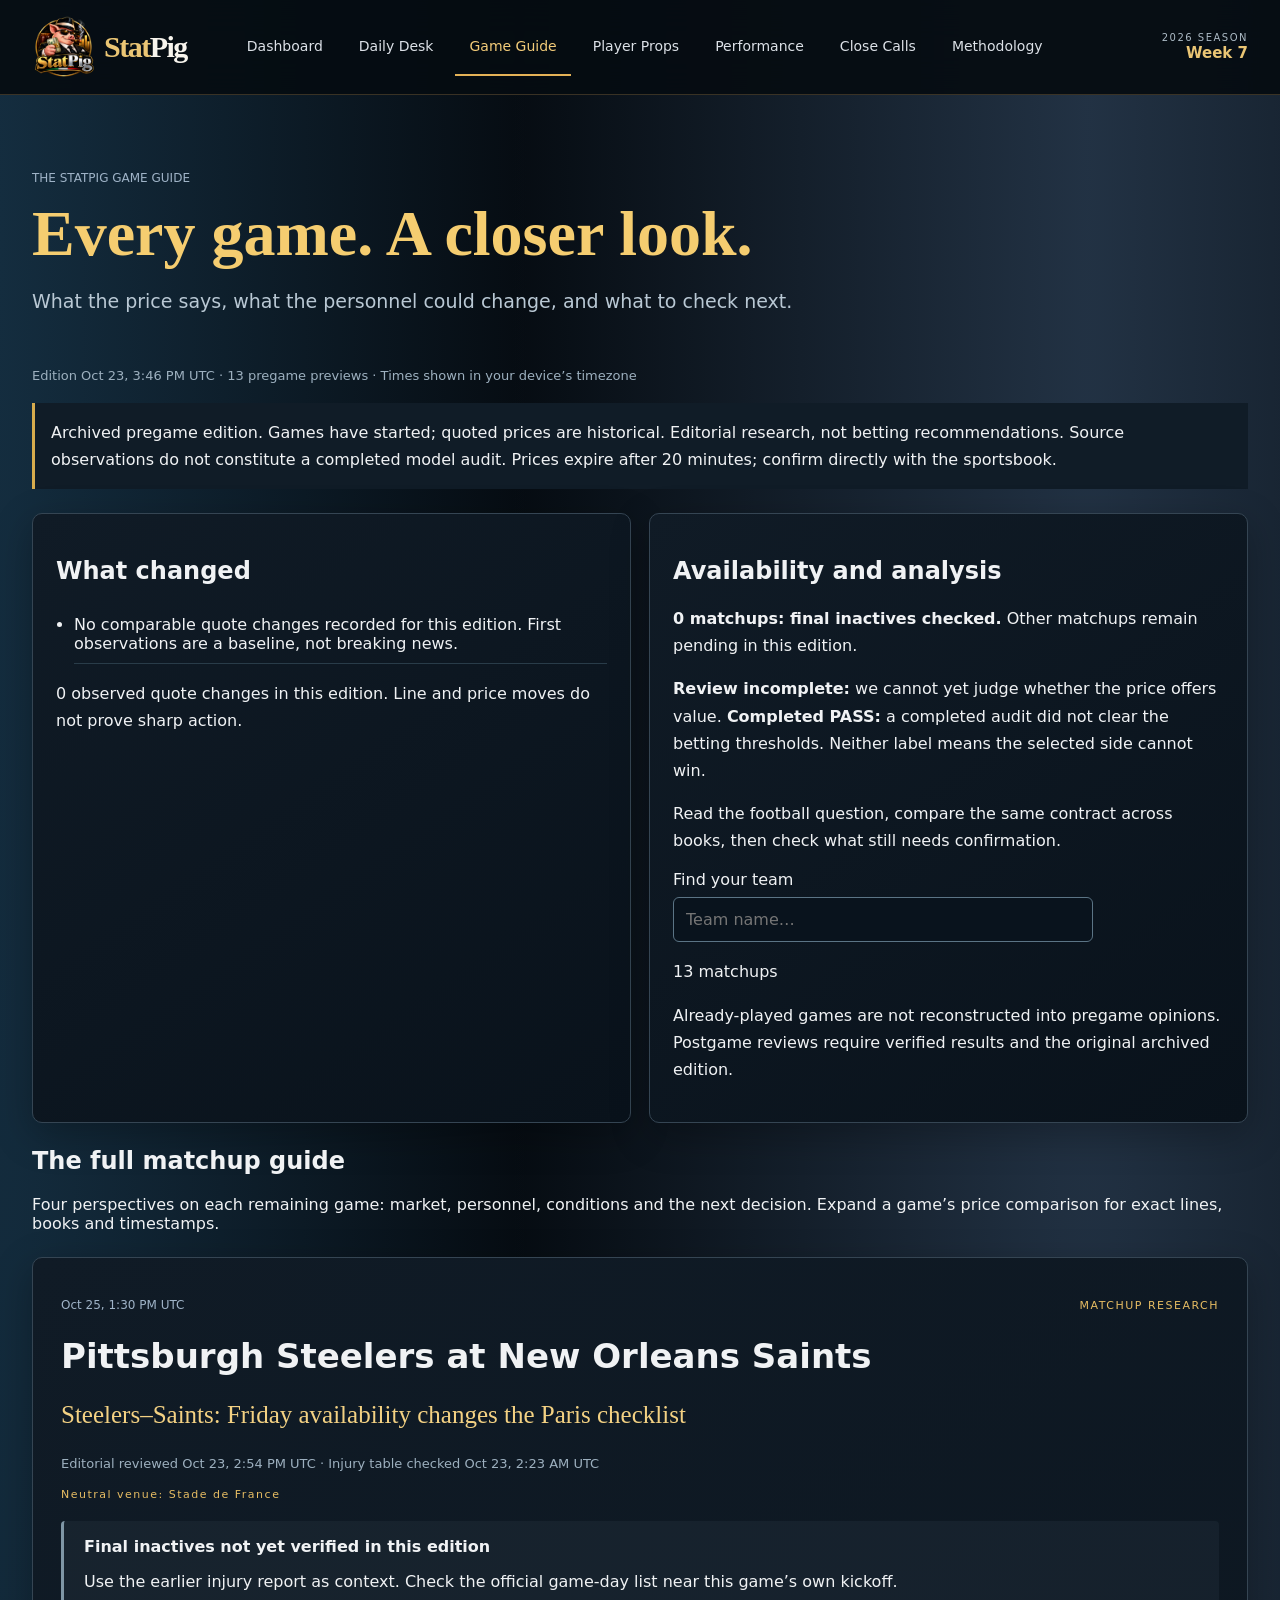
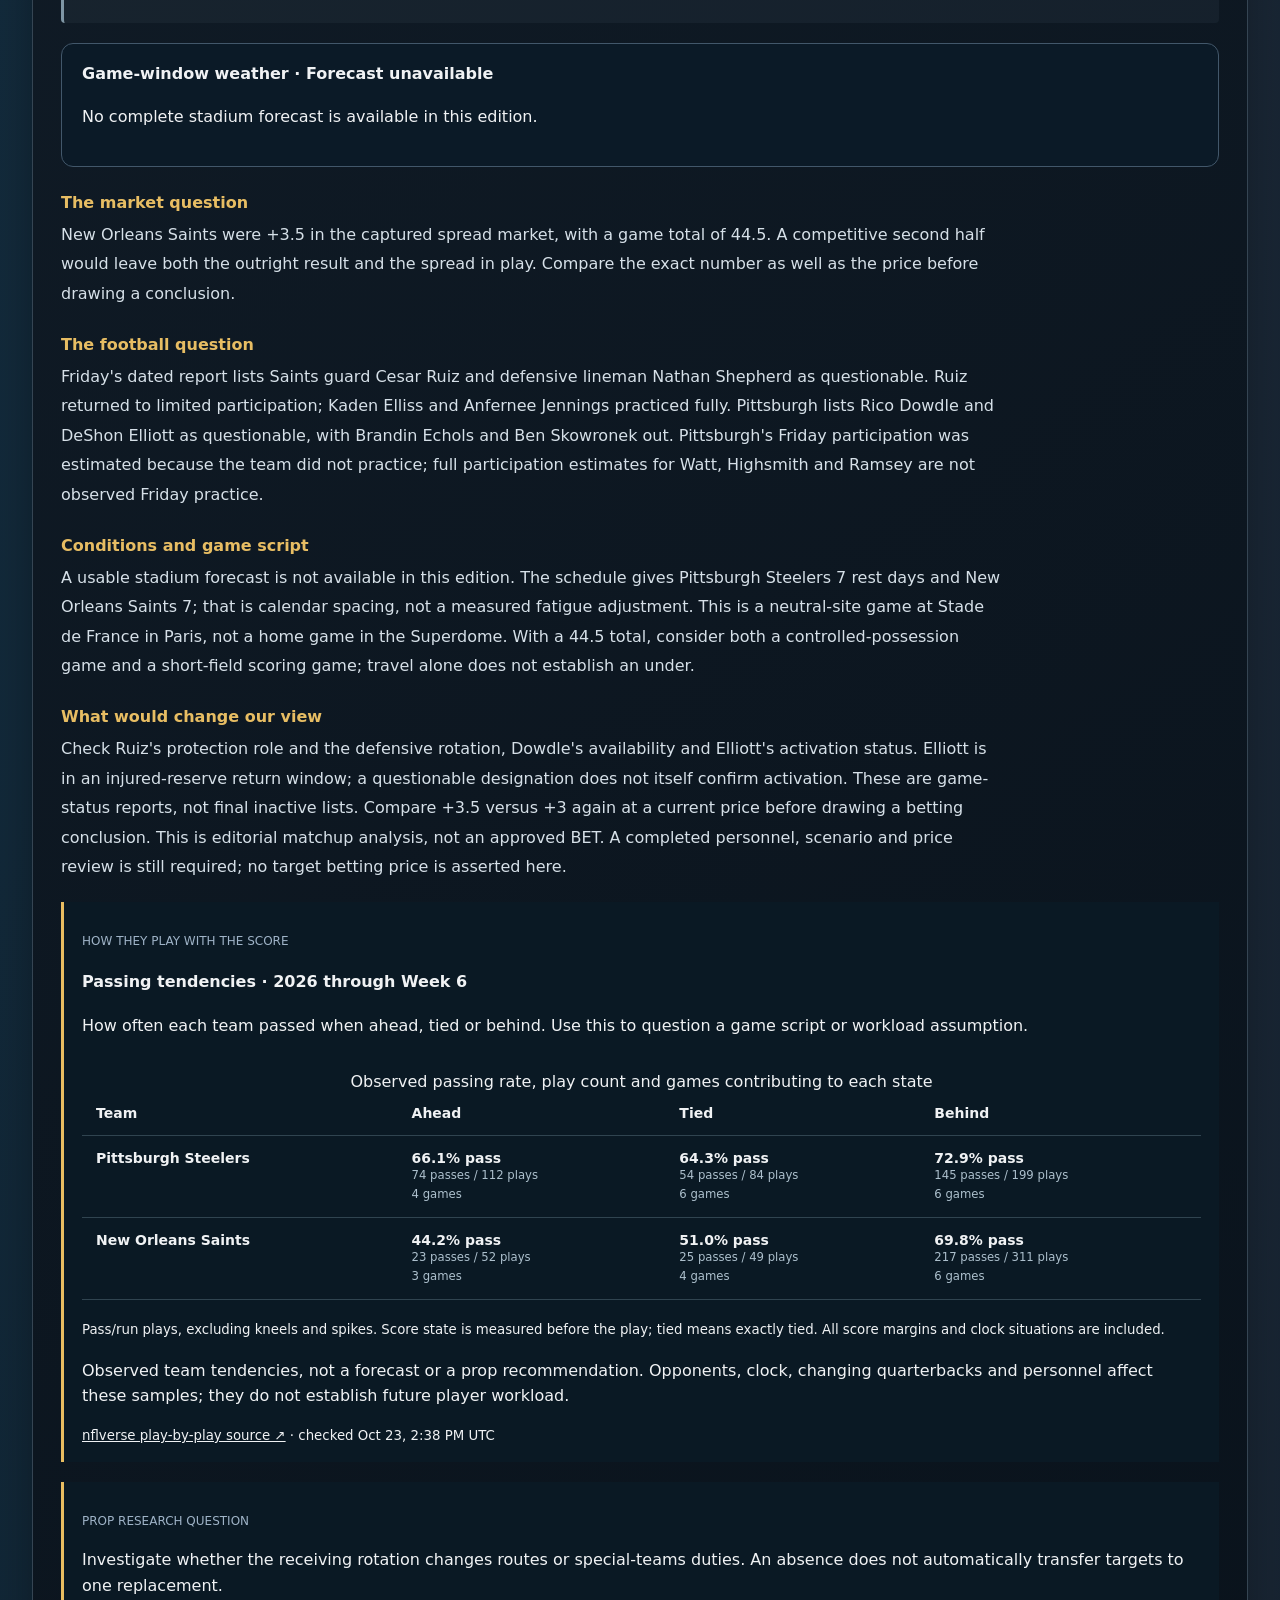
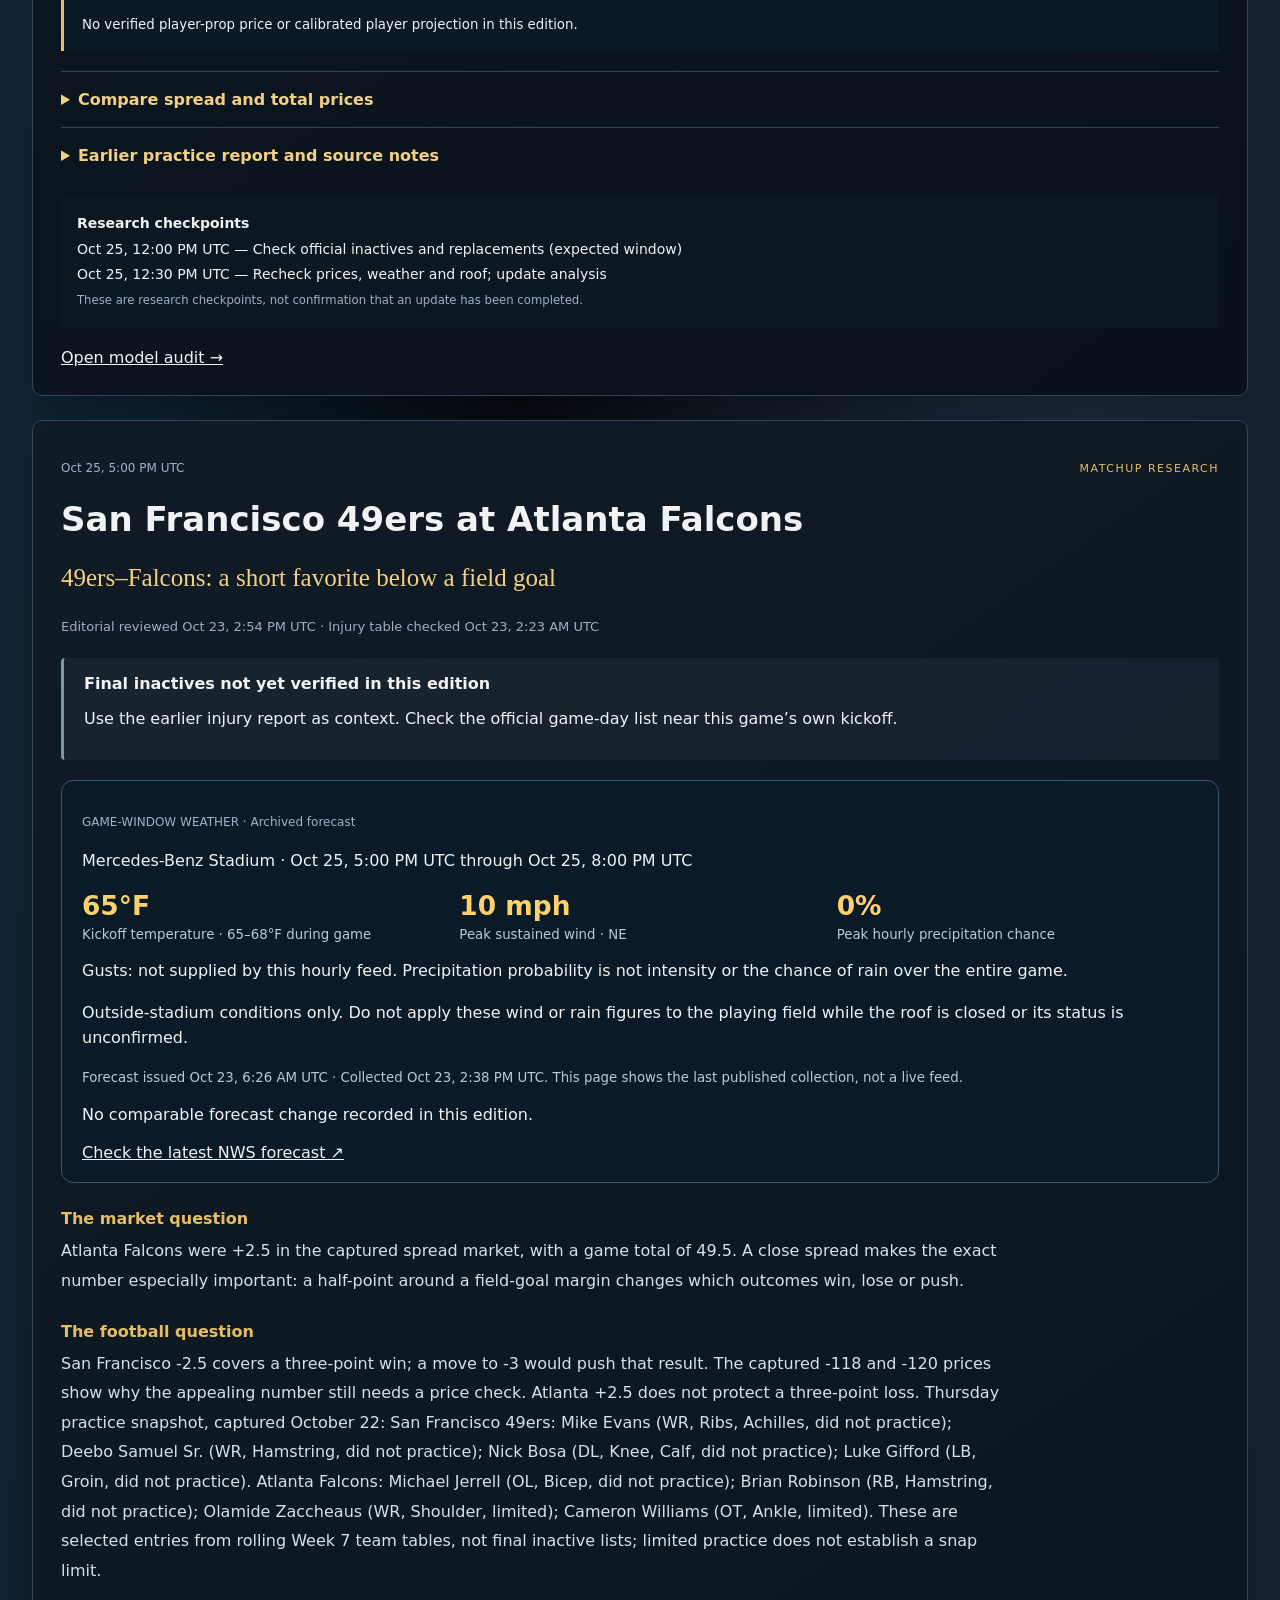
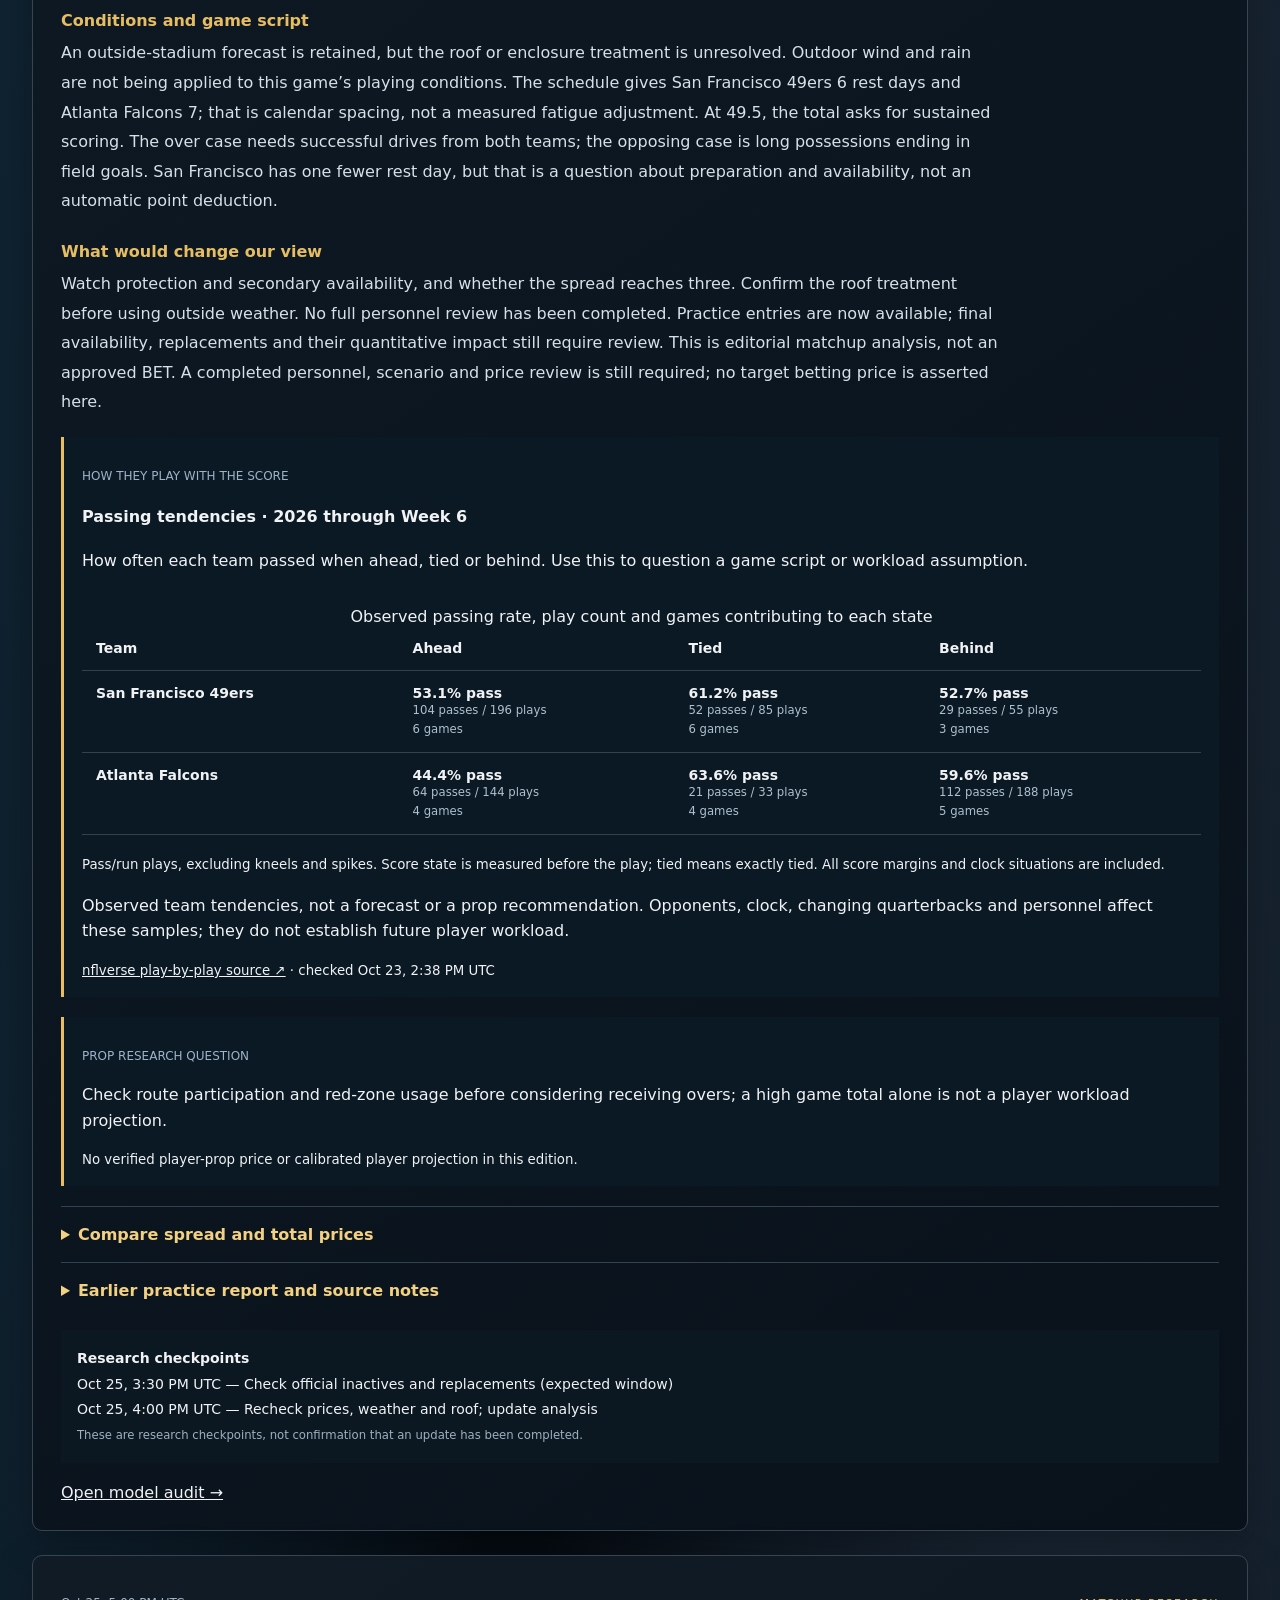
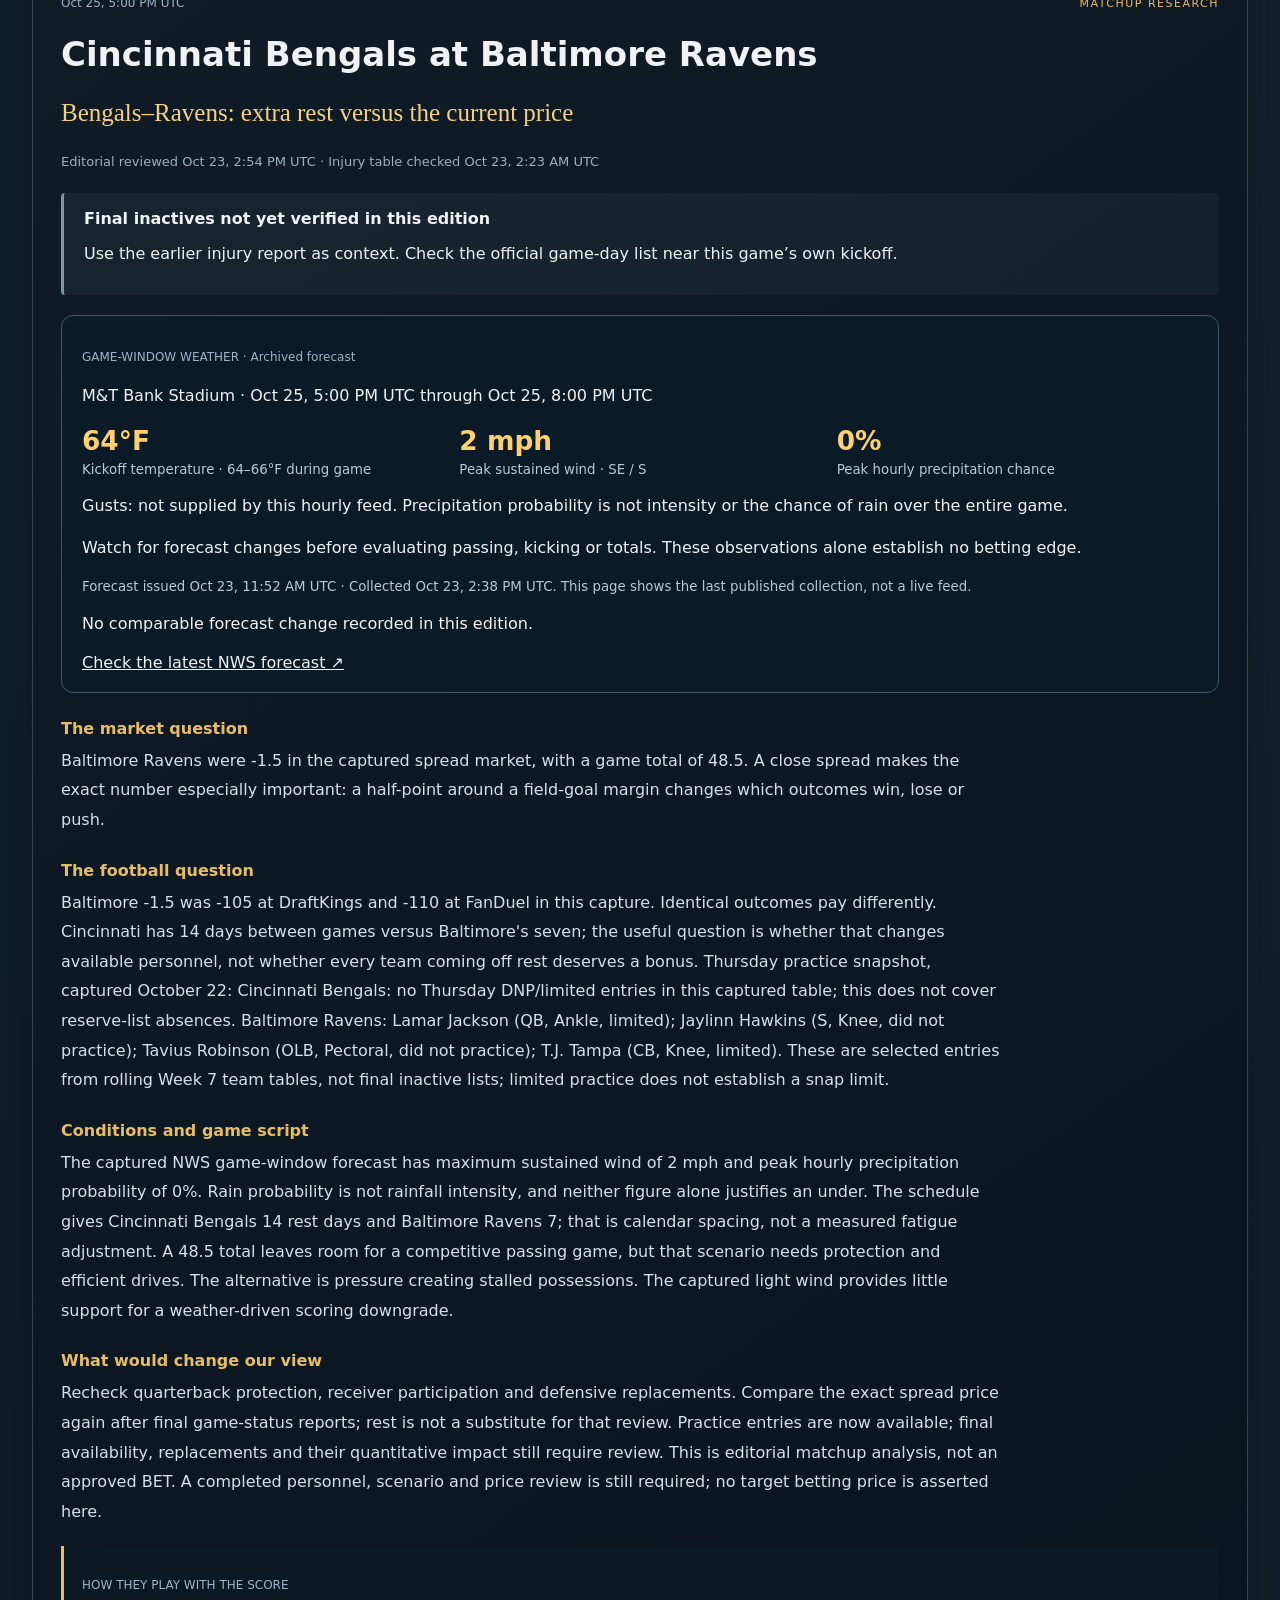
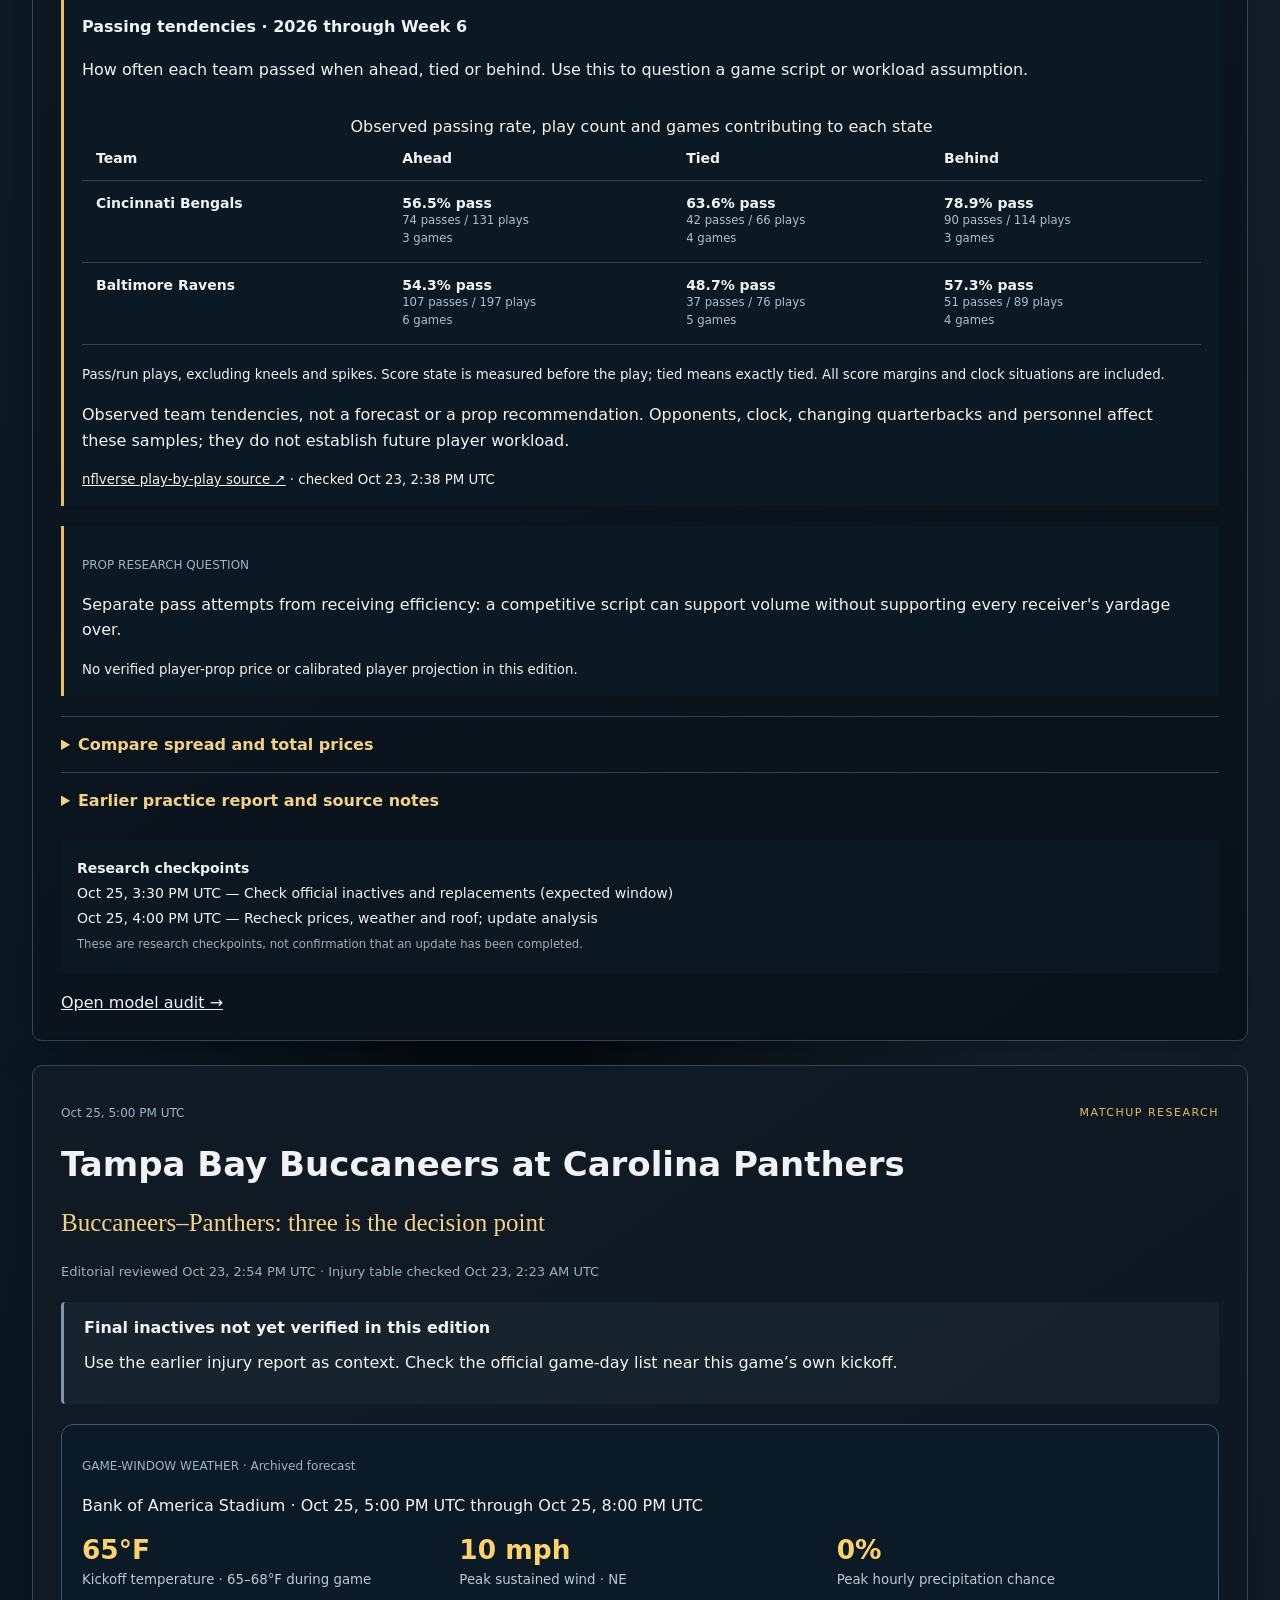
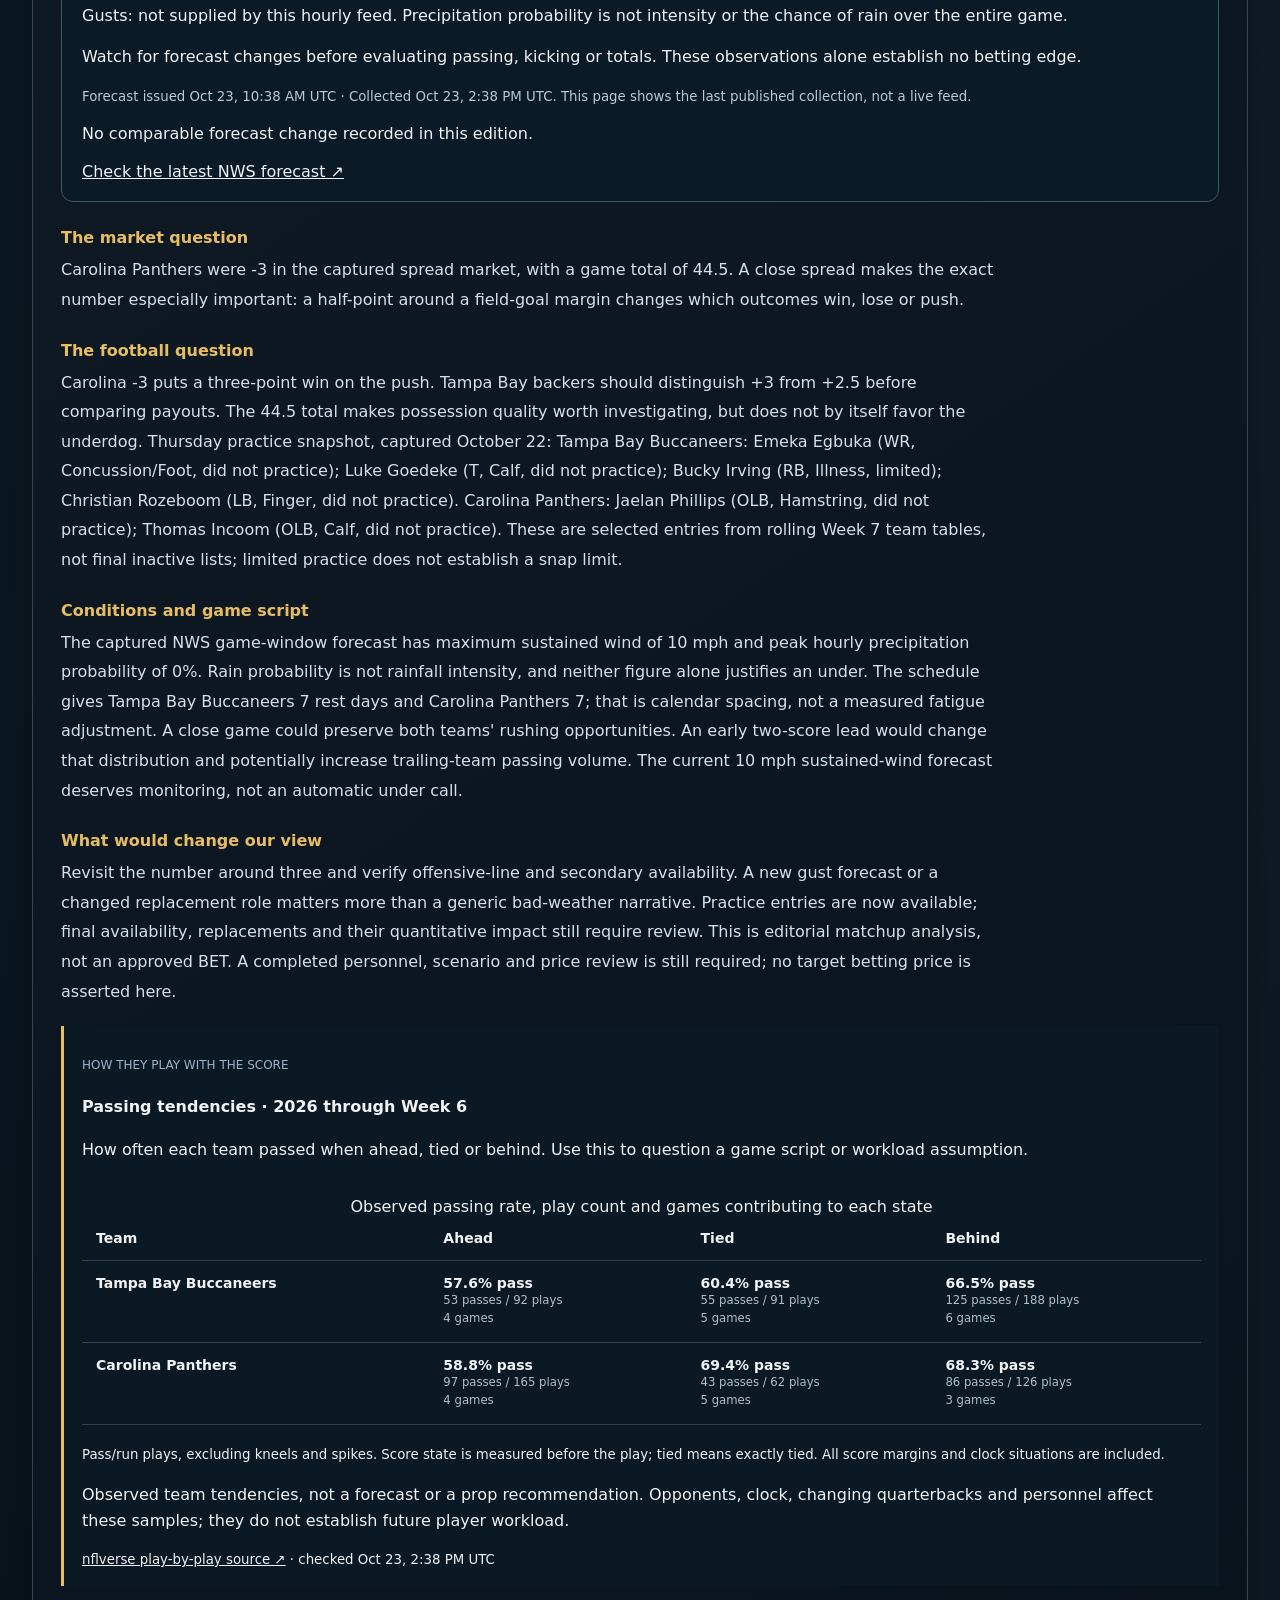
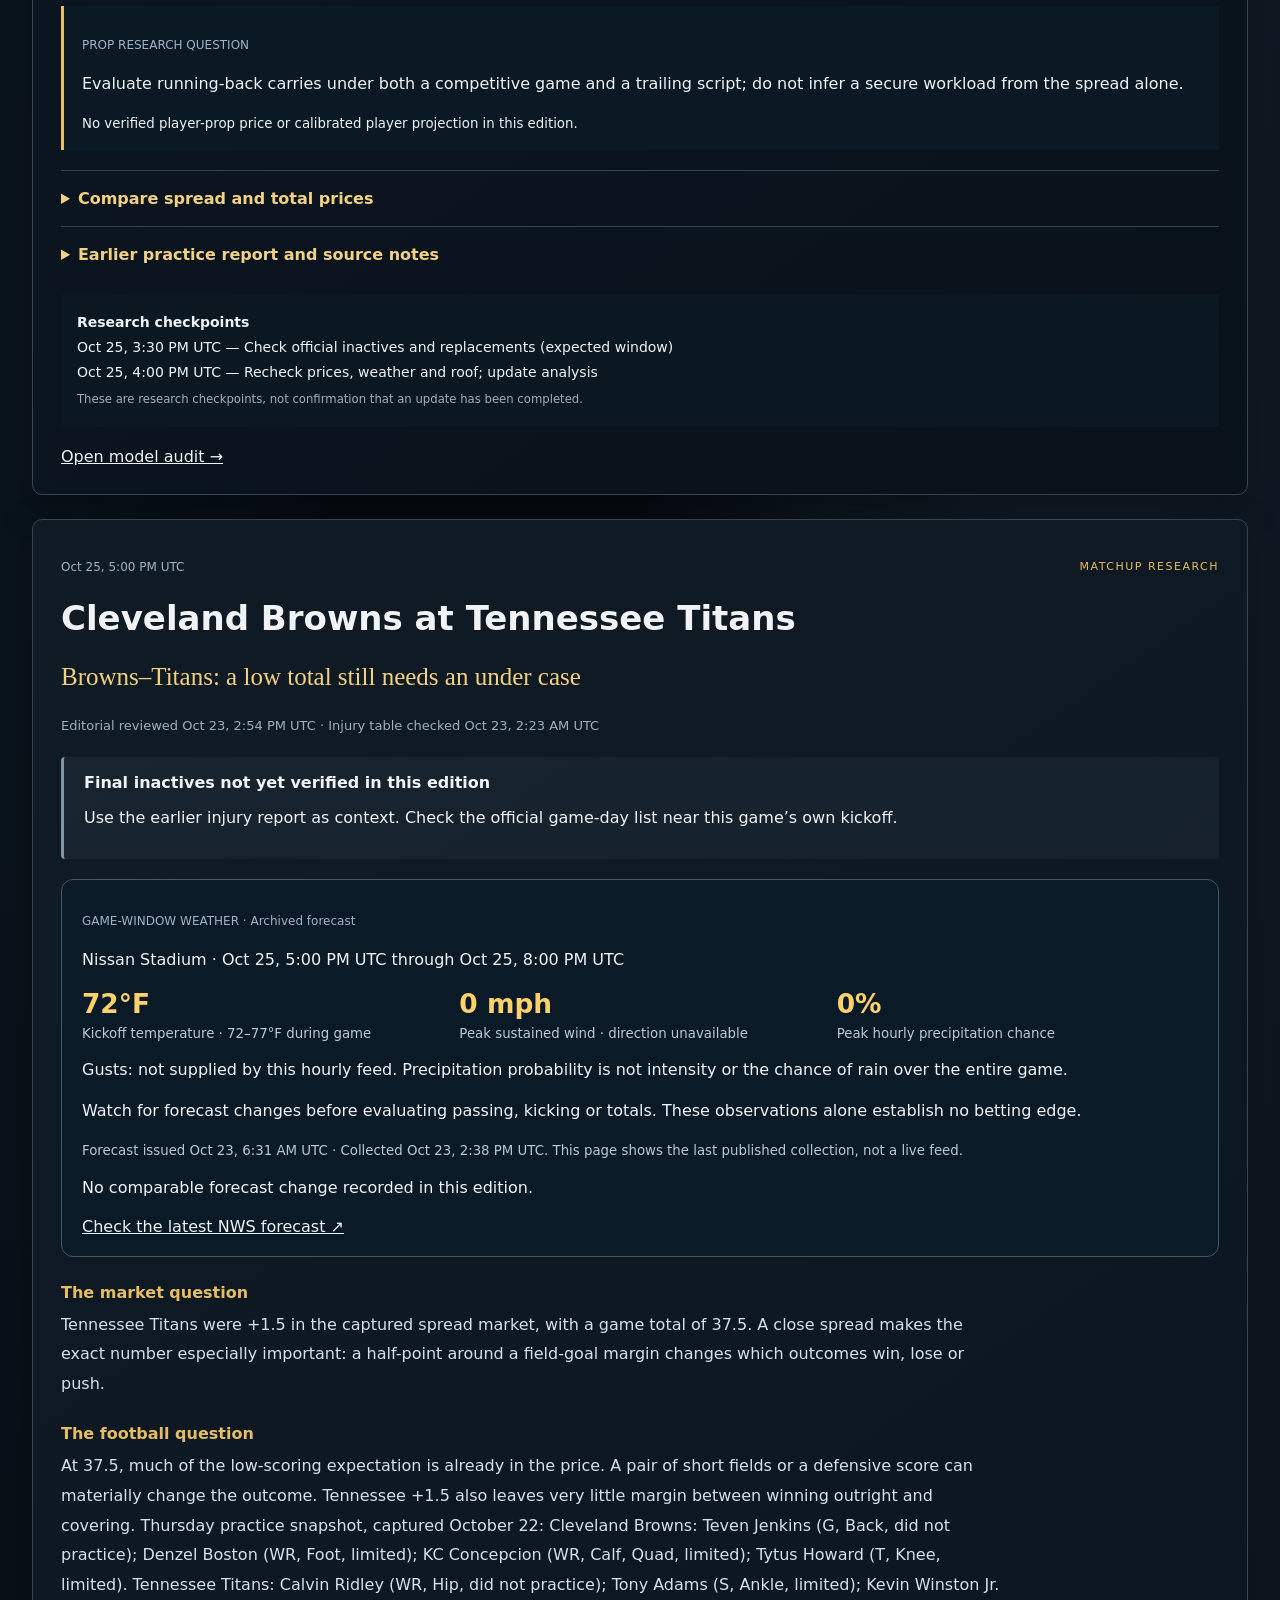
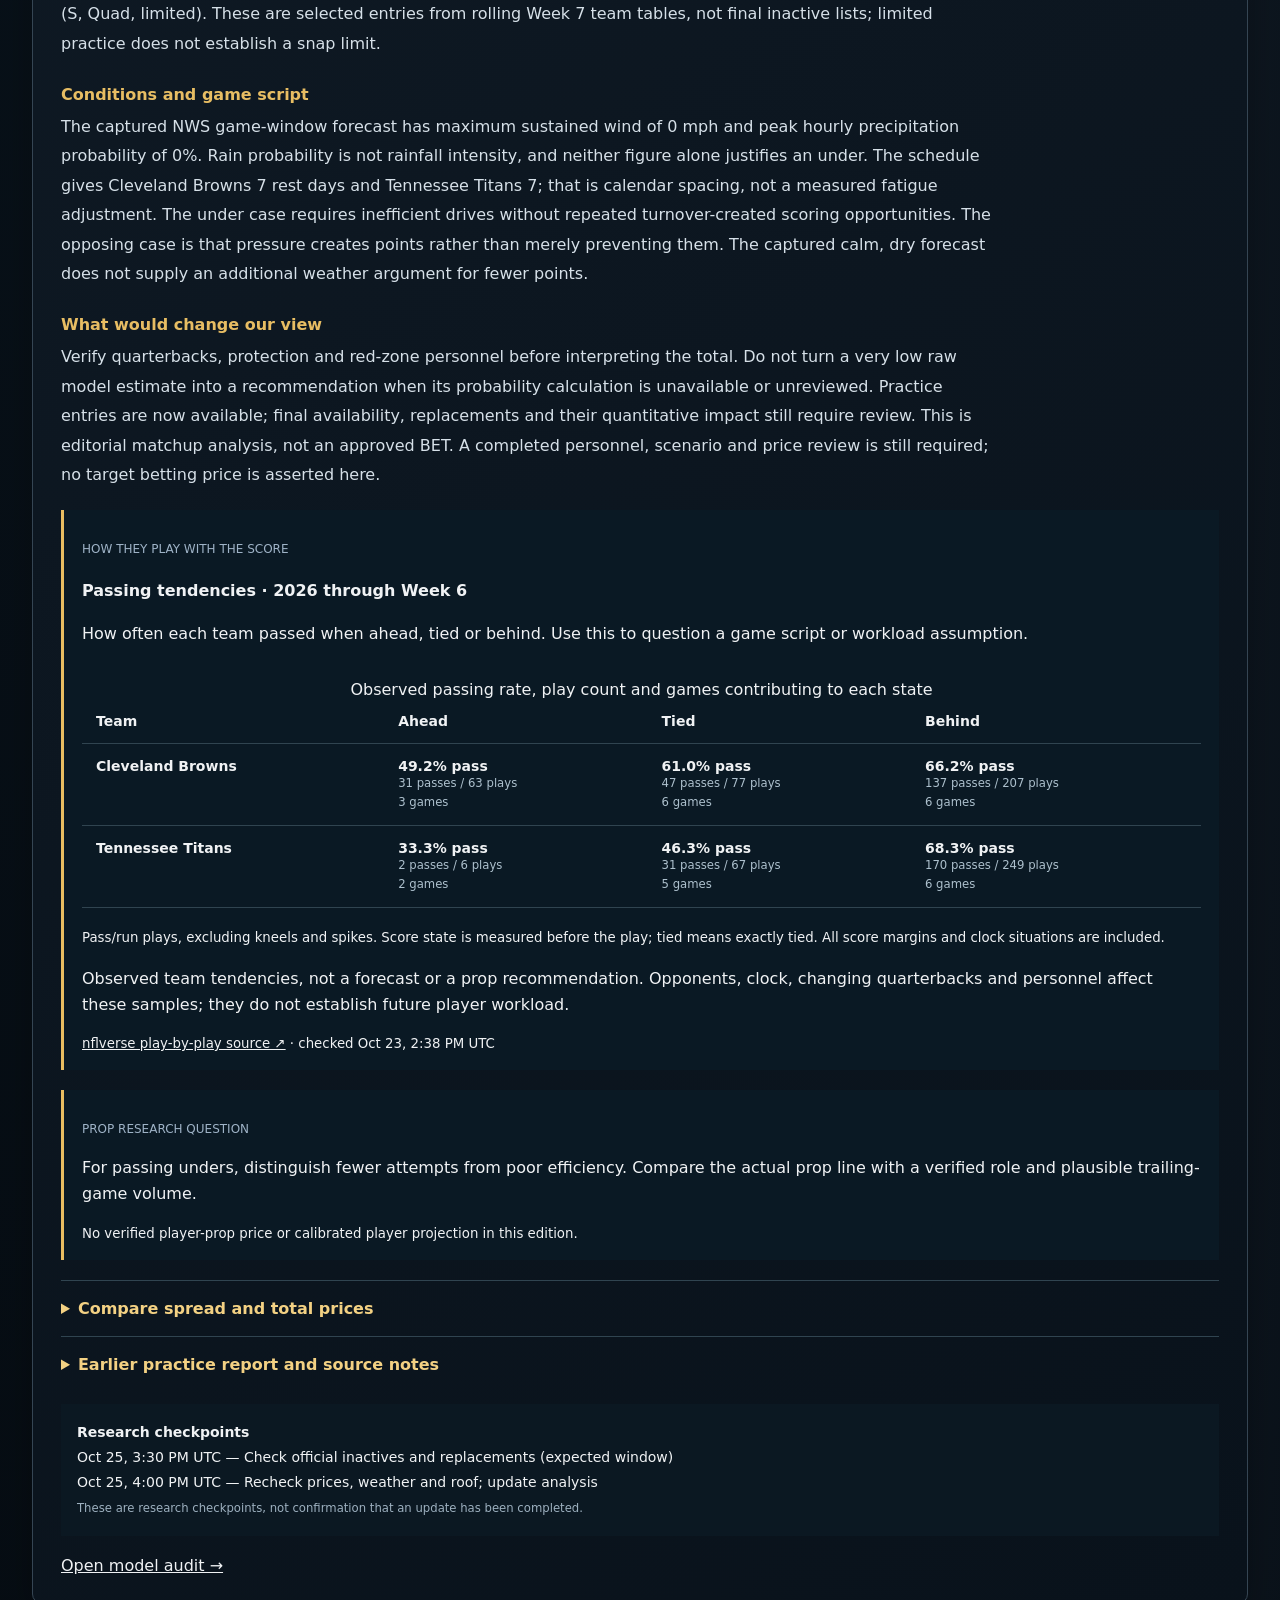
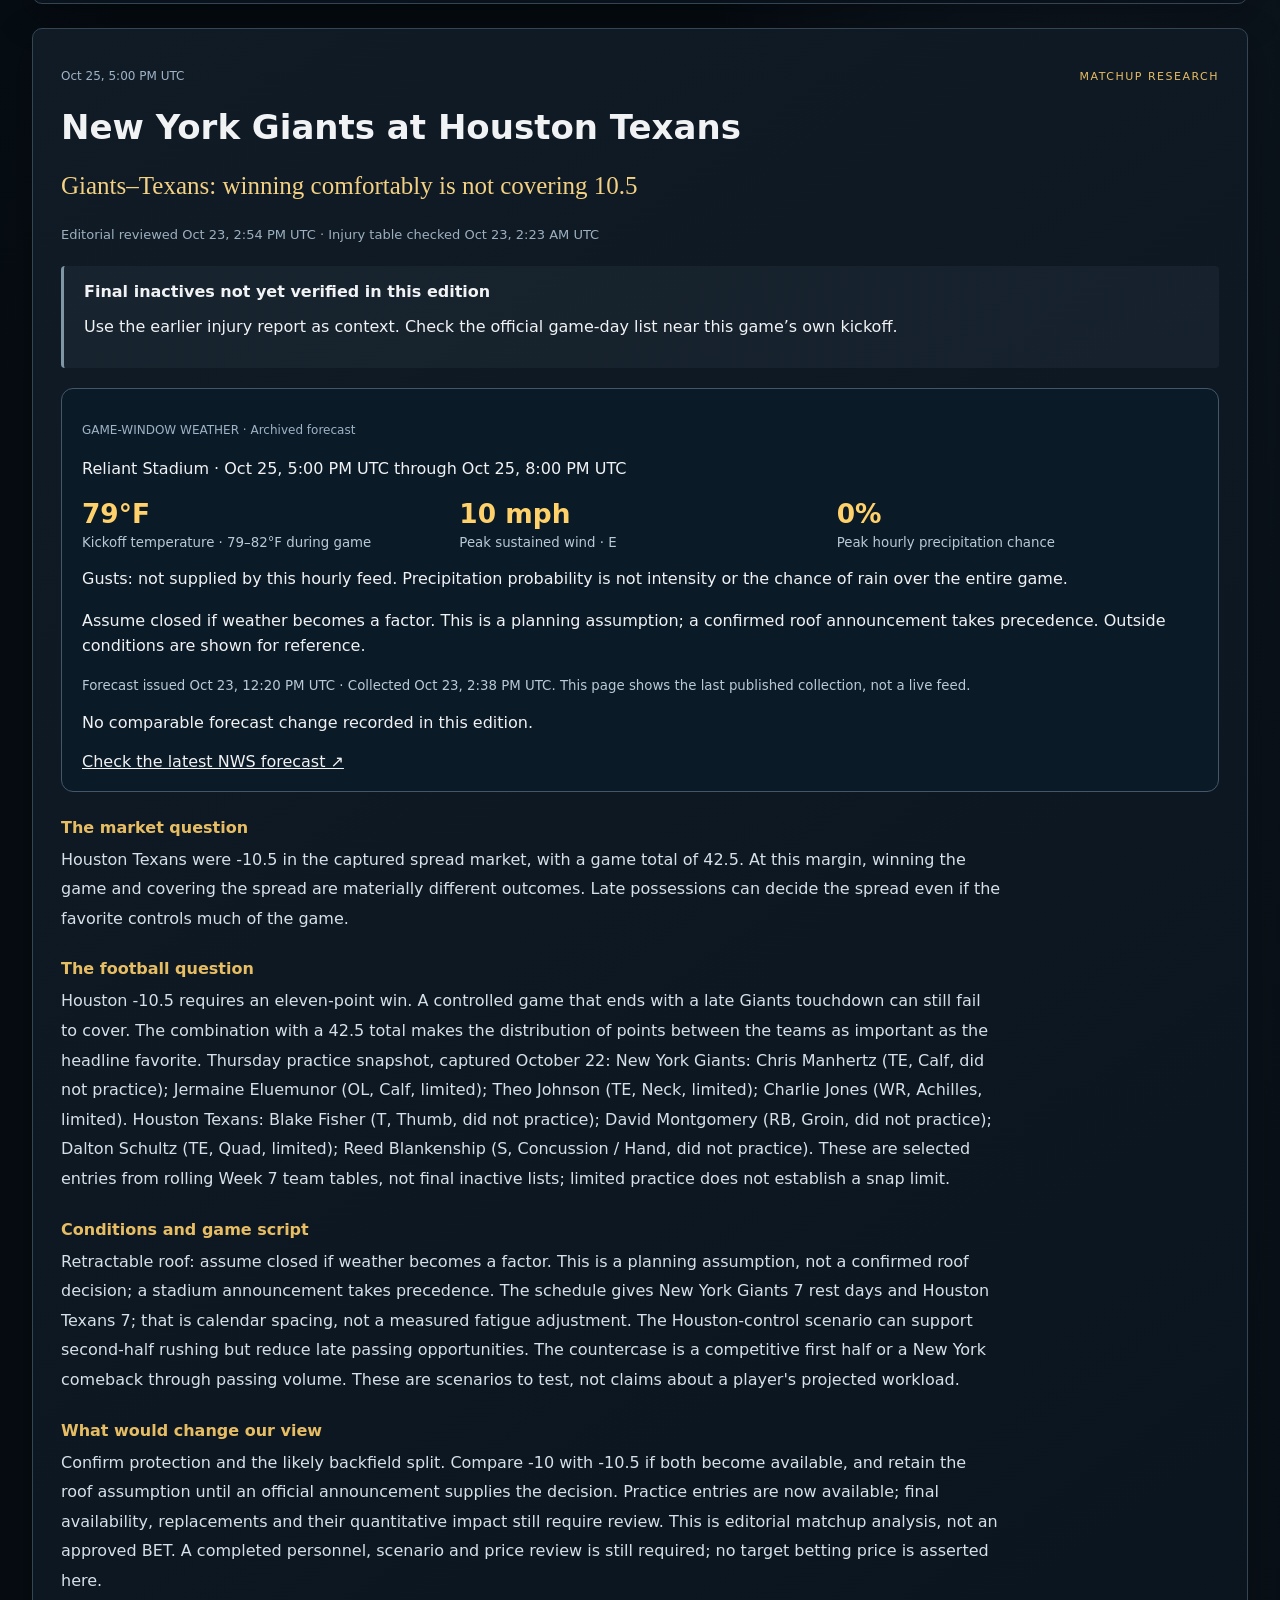
<file: guide.html>
<!doctype html><html lang="en"><head><meta charset="utf-8"><meta name="viewport" content="width=device-width,initial-scale=1"><title>Game Guide · StatPig</title><link rel="stylesheet" href="styles.css?v=17-week3-desk"><meta name="theme-color" content="#060c12"><meta name="description" content="StatPig NFL research: source-backed analysis, disciplined price gates, and transparent prospective performance."><link rel="stylesheet" href="weather.css?v=18-weather"></head><body>
<a class="skip-link" href="#main-content">Skip to content</a><header class="topbar"><div class="site-header"><a class="wordmark" href="index.html" aria-label="StatPig home"><img src="statpig-mascot.png" alt="" width="66" height="66"><span>Stat<span>Pig</span></span></a><nav class="nav" aria-label="Main navigation"><a href="index.html">Dashboard</a><a href="daily.html">Daily Desk</a><a href="guide.html" class="active" aria-current="page">Game Guide</a><a href="props.html">Player Props</a><a href="results.html">Performance</a><a href="close-calls.html">Close Calls</a><a href="methodology.html">Methodology</a></nav><div class="weekbox"><span>NFL Research</span><strong>Evidence first</strong></div></div></header>
<main id="main-content" class="shell"><section class="guide-intro"><p class="eyebrow">THE STATPIG GAME GUIDE</p><h1>Every game. A closer look.</h1><p>What the price says, what the personnel could change, and what to check next.</p></section><div id="guide-content"></div></main><footer class="footer" id="about"><a class="footer-brand" href="index.html">Stat<span>Pig</span></a><p>Price. Evidence. Discipline.</p><p class="fineprint">Experimental NFL research. No proven betting edge. No automatic wagers.</p><a href="methodology.html">How the process works ↗</a></footer><script src="shared.js?v=17-week3-desk"></script><script src="guide-data.js?v=20261023-script"></script><script src="weather.js?v=19-notebook"></script><script src="guide.js?v=20261023-script"></script></body></html>
</file>
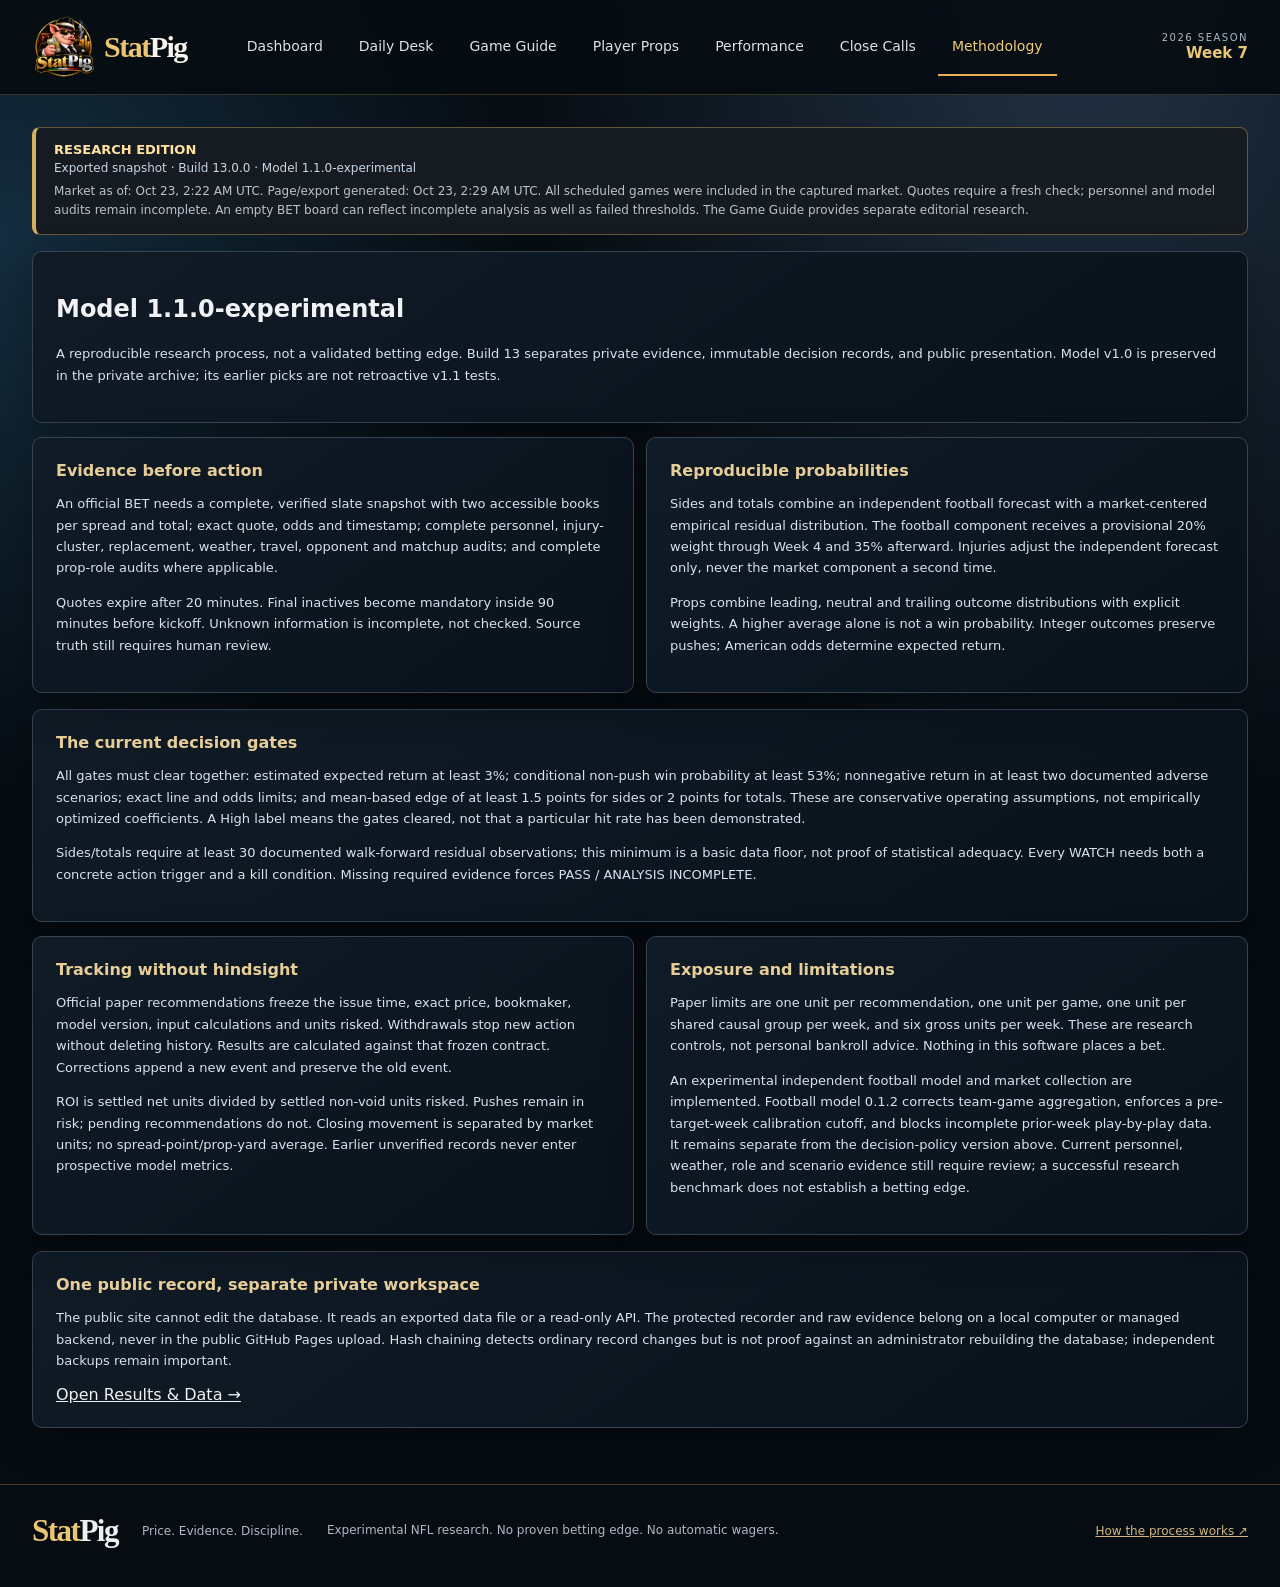
<file: methodology.html>
<!doctype html><html lang="en"><head><meta charset="utf-8"><meta name="viewport" content="width=device-width,initial-scale=1"><title>Model & Process · StatPig</title><link rel="stylesheet" href="styles.css?v=17-week3-desk"><meta name="theme-color" content="#060c12"><meta name="description" content="StatPig NFL research: source-backed analysis, disciplined price gates, and transparent prospective performance."></head><body>
<a class="skip-link" href="#main-content">Skip to content</a><header class="topbar"><div class="site-header"><a class="wordmark" href="index.html" aria-label="StatPig home"><img src="statpig-mascot.png" alt="" width="66" height="66"><span>Stat<span>Pig</span></span></a><nav class="nav" aria-label="Main navigation"><a href="index.html">Dashboard</a><a href="daily.html">Daily Desk</a><a href="guide.html">Game Guide</a><a href="props.html">Player Props</a><a href="results.html">Performance</a><a href="close-calls.html">Close Calls</a><a href="methodology.html" class="active" aria-current="page">Methodology</a></nav><div class="weekbox"><span>NFL Research</span><strong>Evidence first</strong></div></div></header>
<main id="main-content" class="shell"><section class="panel mini"><h2>Model 1.1.0-experimental</h2><p class="bodycopy">A reproducible research process, not a validated betting edge. Build 13 separates private evidence, immutable decision records, and public presentation. Model v1.0 is preserved in the private archive; its earlier picks are not retroactive v1.1 tests.</p></section>
<section class="info-grid"><article class="panel mini"><h3>Evidence before action</h3><p class="bodycopy">An official BET needs a complete, verified slate snapshot with two accessible books per spread and total; exact quote, odds and timestamp; complete personnel, injury-cluster, replacement, weather, travel, opponent and matchup audits; and complete prop-role audits where applicable.</p><p class="bodycopy">Quotes expire after 20 minutes. Final inactives become mandatory inside 90 minutes before kickoff. Unknown information is incomplete, not checked. Source truth still requires human review.</p></article><article class="panel mini"><h3>Reproducible probabilities</h3><p class="bodycopy">Sides and totals combine an independent football forecast with a market-centered empirical residual distribution. The football component receives a provisional 20% weight through Week 4 and 35% afterward. Injuries adjust the independent forecast only, never the market component a second time.</p><p class="bodycopy">Props combine leading, neutral and trailing outcome distributions with explicit weights. A higher average alone is not a win probability. Integer outcomes preserve pushes; American odds determine expected return.</p></article></section>
<section class="panel mini section-space"><h3>The current decision gates</h3><p class="bodycopy">All gates must clear together: estimated expected return at least 3%; conditional non-push win probability at least 53%; nonnegative return in at least two documented adverse scenarios; exact line and odds limits; and mean-based edge of at least 1.5 points for sides or 2 points for totals. These are conservative operating assumptions, not empirically optimized coefficients. A High label means the gates cleared, not that a particular hit rate has been demonstrated.</p><p class="bodycopy">Sides/totals require at least 30 documented walk-forward residual observations; this minimum is a basic data floor, not proof of statistical adequacy. Every WATCH needs both a concrete action trigger and a kill condition. Missing required evidence forces PASS / ANALYSIS INCOMPLETE.</p></section>
<section class="info-grid"><article class="panel mini"><h3>Tracking without hindsight</h3><p class="bodycopy">Official paper recommendations freeze the issue time, exact price, bookmaker, model version, input calculations and units risked. Withdrawals stop new action without deleting history. Results are calculated against that frozen contract. Corrections append a new event and preserve the old event.</p><p class="bodycopy">ROI is settled net units divided by settled non-void units risked. Pushes remain in risk; pending recommendations do not. Closing movement is separated by market units; no spread-point/prop-yard average. Earlier unverified records never enter prospective model metrics.</p></article><article class="panel mini"><h3>Exposure and limitations</h3><p class="bodycopy">Paper limits are one unit per recommendation, one unit per game, one unit per shared causal group per week, and six gross units per week. These are research controls, not personal bankroll advice. Nothing in this software places a bet.</p><p class="bodycopy">An experimental independent football model and market collection are implemented. Football model 0.1.2 corrects team-game aggregation, enforces a pre-target-week calibration cutoff, and blocks incomplete prior-week play-by-play data. It remains separate from the decision-policy version above. Current personnel, weather, role and scenario evidence still require review; a successful research benchmark does not establish a betting edge.</p></article></section>
<section class="panel mini section-space"><h3>One public record, separate private workspace</h3><p class="bodycopy">The public site cannot edit the database. It reads an exported data file or a read-only API. The protected recorder and raw evidence belong on a local computer or managed backend, never in the public GitHub Pages upload. Hash chaining detects ordinary record changes but is not proof against an administrator rebuilding the database; independent backups remain important.</p><a href="results.html">Open Results & Data →</a></section></main><footer class="footer" id="about"><a class="footer-brand" href="index.html">Stat<span>Pig</span></a><p>Price. Evidence. Discipline.</p><p class="fineprint">Experimental NFL research. No proven betting edge. No automatic wagers.</p><a href="methodology.html">How the process works ↗</a></footer><script src="config.js?v=13"></script><script src="data.js?v=20261023-weather"></script><script src="shared.js?v=17-week3-desk"></script><script src="methodology.js?v=13"></script></body></html>
</file>
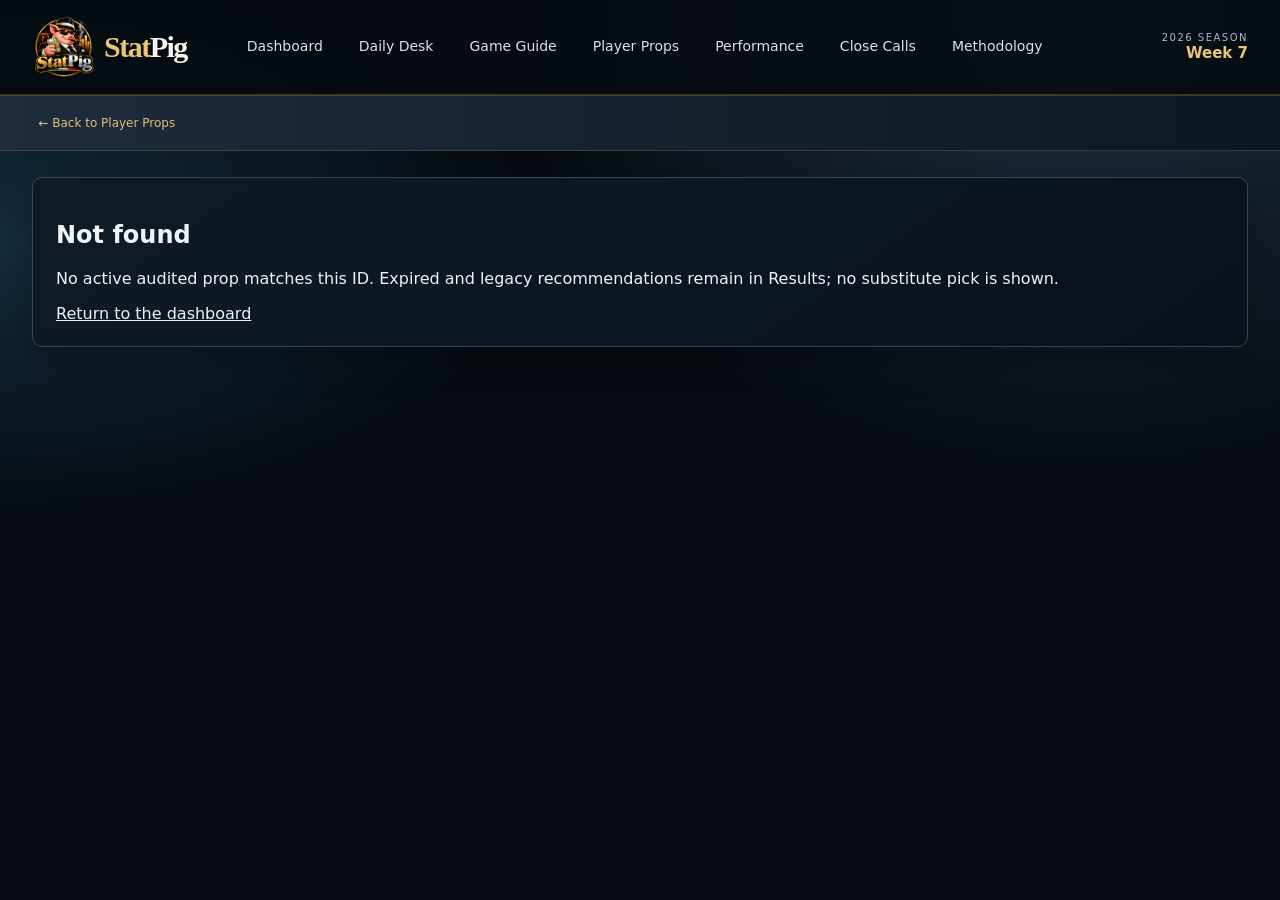
<file: prop.html>
<!doctype html><html lang="en"><head><meta charset="utf-8"><meta name="viewport" content="width=device-width,initial-scale=1"><title>Prop Detail · StatPig · NFL Research</title><link rel="stylesheet" href="styles.css?v=17-week3-desk"><meta name="theme-color" content="#060c12"><meta name="description" content="StatPig NFL research: source-backed analysis, disciplined price gates, and transparent prospective performance."></head><body>
<a class="skip-link" href="#main-content">Skip to content</a><header class="topbar"><div class="site-header"><a class="wordmark" href="index.html" aria-label="StatPig home"><img src="statpig-mascot.png" alt="" width="66" height="66"><span>Stat<span>Pig</span></span></a><nav class="nav" aria-label="Main navigation"><a href="index.html">Dashboard</a><a href="daily.html">Daily Desk</a><a href="guide.html">Game Guide</a><a href="props.html">Player Props</a><a href="results.html">Performance</a><a href="close-calls.html">Close Calls</a><a href="methodology.html">Methodology</a></nav><div class="weekbox"><span>NFL Research</span><strong>Evidence first</strong></div></div></header>
<div class="game-hero"><a class="back" href="props.html">← Back to Player Props</a><h2 id="propTitle"></h2><div id="propTime" class="updated"></div></div>
<main id="main-content" class="shell"></main><script src="config.js?v=13"></script><script src="data.js?v=20261023-weather"></script><script src="shared.js?v=17-week3-desk"></script><script src="prop.js?v=13"></script></body></html>
</file>
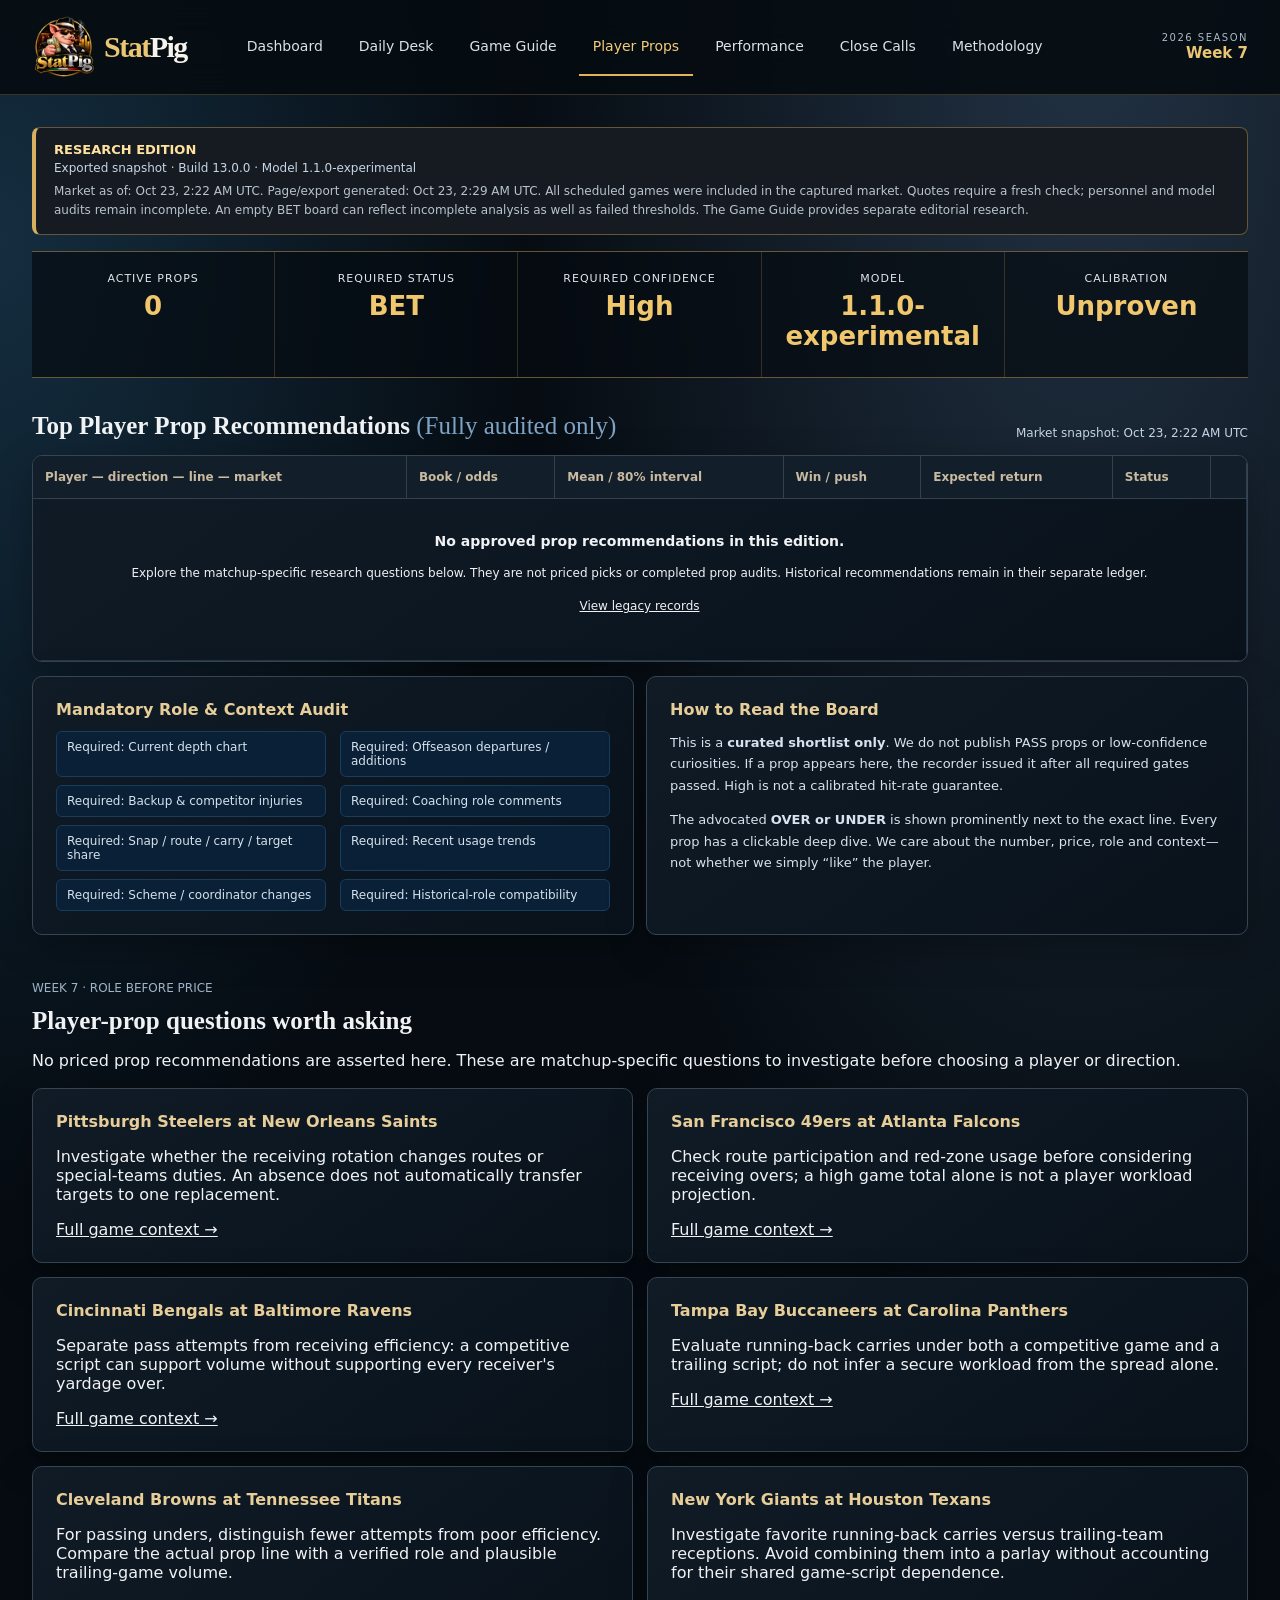
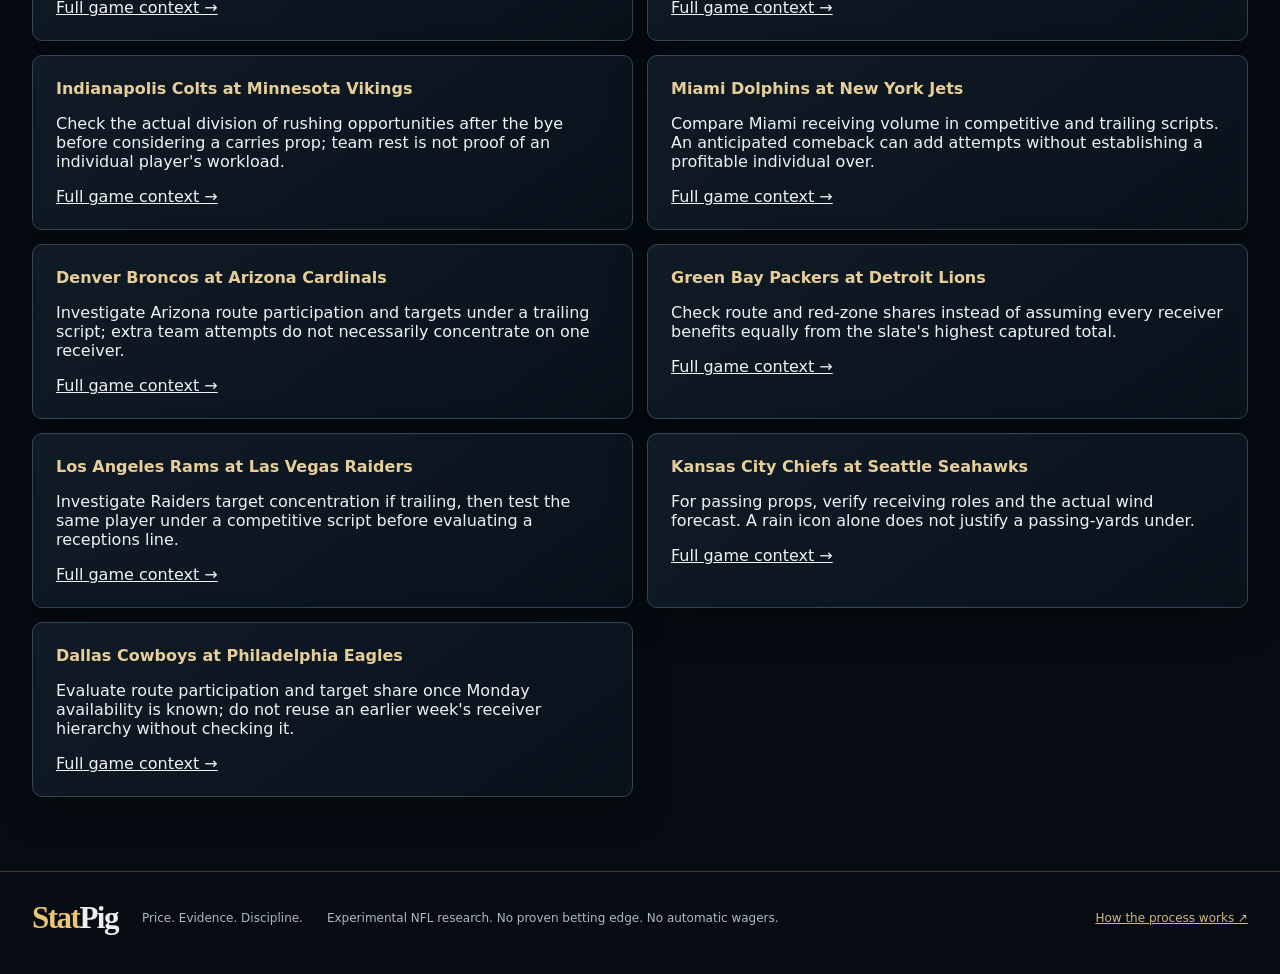
<file: props.html>
<!doctype html><html lang="en"><head><meta charset="utf-8"><meta name="viewport" content="width=device-width,initial-scale=1"><title>Player Props · StatPig · NFL Research</title><link rel="stylesheet" href="styles.css?v=17-week3-desk"><meta name="theme-color" content="#060c12"><meta name="description" content="StatPig NFL research: source-backed analysis, disciplined price gates, and transparent prospective performance."></head><body>
<a class="skip-link" href="#main-content">Skip to content</a><header class="topbar"><div class="site-header"><a class="wordmark" href="index.html" aria-label="StatPig home"><img src="statpig-mascot.png" alt="" width="66" height="66"><span>Stat<span>Pig</span></span></a><nav class="nav" aria-label="Main navigation"><a href="index.html">Dashboard</a><a href="daily.html">Daily Desk</a><a href="guide.html">Game Guide</a><a href="props.html" class="active" aria-current="page">Player Props</a><a href="results.html">Performance</a><a href="close-calls.html">Close Calls</a><a href="methodology.html">Methodology</a></nav><div class="weekbox"><span>NFL Research</span><strong>Evidence first</strong></div></div></header>
<main id="main-content" class="shell"><section class="kpis props-kpis" id="propKpis"></section>
<section><div class="section-head"><h2>Top Player Prop Recommendations <span style="color:#7fa3c4;font-weight:500">(Fully audited only)</span></h2><div class="updated" id="propUpdated"></div></div><div class="panel table-wrap"><table class="card-table props-table" id="propsTable"></table></div></section>
<section class="info-grid"><article class="panel mini"><h3>Mandatory Role & Context Audit</h3><div class="audit-list"><span>Required: Current depth chart</span><span>Required: Offseason departures / additions</span><span>Required: Backup & competitor injuries</span><span>Required: Coaching role comments</span><span>Required: Snap / route / carry / target share</span><span>Required: Recent usage trends</span><span>Required: Scheme / coordinator changes</span><span>Required: Historical-role compatibility</span></div></article><article class="panel mini"><h3>How to Read the Board</h3><p class="bodycopy">This is a <b>curated shortlist only</b>. We do not publish PASS props or low-confidence curiosities. If a prop appears here, the recorder issued it after all required gates passed. High is not a calibrated hit-rate guarantee.</p><p class="bodycopy">The advocated <b>OVER or UNDER</b> is shown prominently next to the exact line. Every prop has a clickable deep dive. We care about the number, price, role and context—not whether we simply “like” the player.</p></article></section>
<section id="prop-questions"></section></main><footer class="footer" id="about"><a class="footer-brand" href="index.html">Stat<span>Pig</span></a><p>Price. Evidence. Discipline.</p><p class="fineprint">Experimental NFL research. No proven betting edge. No automatic wagers.</p><a href="methodology.html">How the process works ↗</a></footer><script src="config.js?v=13"></script><script src="data.js?v=20261023-weather"></script><script src="shared.js?v=17-week3-desk"></script><script src="props.js?v=17-week3-desk"></script><script src="guide-data.js?v=20261023-weather"></script><script src="daily-data.js?v=20261023-weather"></script><script src="daily.js?v=20261023-weather"></script></body></html>
</file>
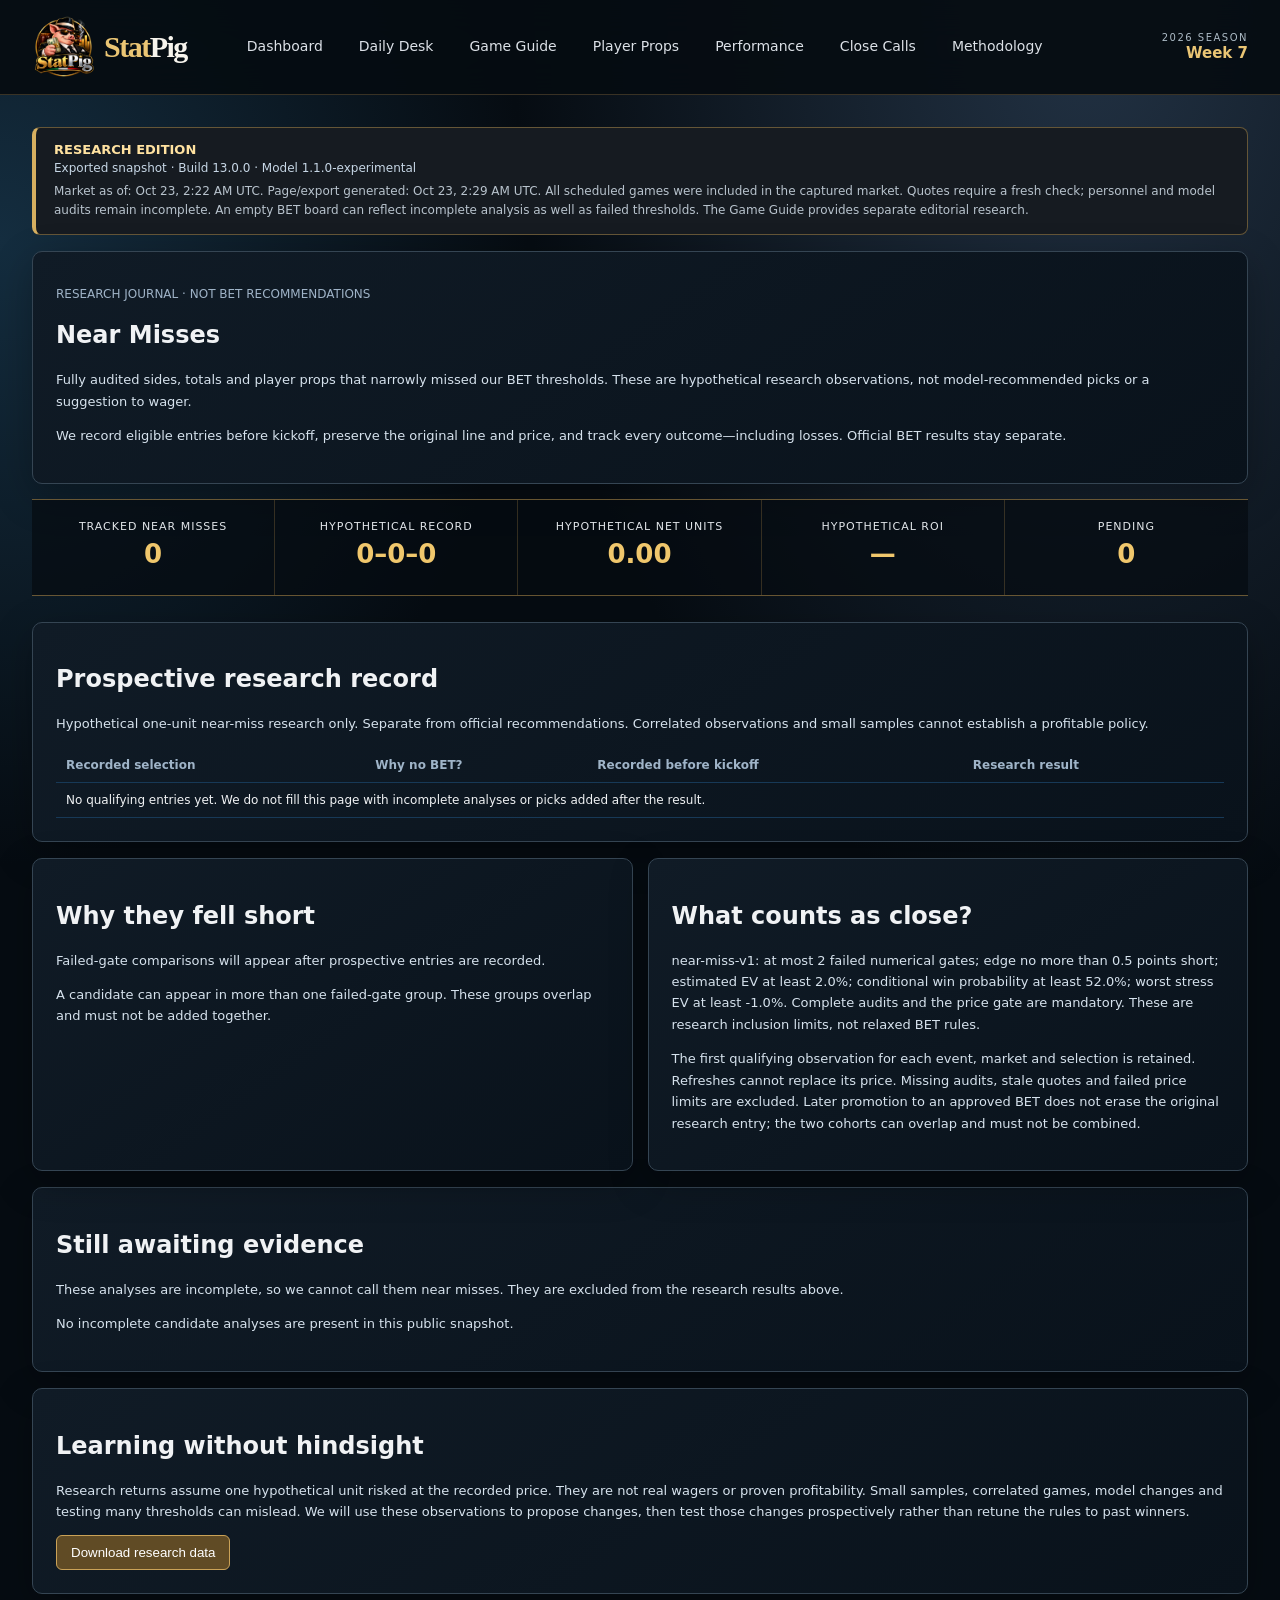
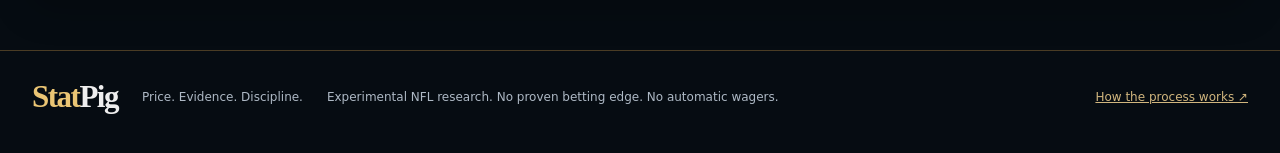
<file: research.html>
<!doctype html><html lang="en"><head><meta charset="utf-8"><meta name="viewport" content="width=device-width,initial-scale=1"><title>Near Misses · StatPig</title><link rel="stylesheet" href="styles.css?v=17-week3-desk"><meta name="theme-color" content="#060c12"><meta name="description" content="StatPig NFL research: source-backed analysis, disciplined price gates, and transparent prospective performance."></head><body>
<a class="skip-link" href="#main-content">Skip to content</a><header class="topbar"><div class="site-header"><a class="wordmark" href="index.html" aria-label="StatPig home"><img src="statpig-mascot.png" alt="" width="66" height="66"><span>Stat<span>Pig</span></span></a><nav class="nav" aria-label="Main navigation"><a href="index.html">Dashboard</a><a href="daily.html">Daily Desk</a><a href="guide.html">Game Guide</a><a href="props.html">Player Props</a><a href="results.html">Performance</a><a href="close-calls.html">Close Calls</a><a href="methodology.html">Methodology</a></nav><div class="weekbox"><span>NFL Research</span><strong>Evidence first</strong></div></div></header>
<main id="main-content" class="shell"><section class="panel mini"><p class="eyebrow">RESEARCH JOURNAL · NOT BET RECOMMENDATIONS</p><h1>Near Misses</h1><p class="bodycopy">Fully audited sides, totals and player props that narrowly missed our BET thresholds. These are hypothetical research observations, not model-recommended picks or a suggestion to wager.</p><p class="bodycopy">We record eligible entries before kickoff, preserve the original line and price, and track every outcome—including losses. Official BET results stay separate.</p></section><section class="kpis section-space" id="researchKpis"></section><section class="panel mini section-space"><h2>Prospective research record</h2><p id="researchNote" class="bodycopy"></p><div class="table-wrap"><table class="log-table" id="researchTable"></table></div></section><section class="record-grid section-space"><article class="panel mini"><h2>Why they fell short</h2><div id="researchGroups" class="bodycopy"></div><p class="bodycopy">A candidate can appear in more than one failed-gate group. These groups overlap and must not be added together.</p></article><article class="panel mini"><h2>What counts as close?</h2><p class="bodycopy" id="researchRules"></p><p class="bodycopy">The first qualifying observation for each event, market and selection is retained. Refreshes cannot replace its price. Missing audits, stale quotes and failed price limits are excluded. Later promotion to an approved BET does not erase the original research entry; the two cohorts can overlap and must not be combined.</p></article></section><section class="panel mini section-space"><h2>Still awaiting evidence</h2><p class="bodycopy">These analyses are incomplete, so we cannot call them near misses. They are excluded from the research results above.</p><div id="researchIncomplete"></div></section><section class="panel mini section-space"><h2>Learning without hindsight</h2><p class="bodycopy">Research returns assume one hypothetical unit risked at the recorded price. They are not real wagers or proven profitability. Small samples, correlated games, model changes and testing many thresholds can mislead. We will use these observations to propose changes, then test those changes prospectively rather than retune the rules to past winners.</p><button class="download" id="researchDownload">Download research data</button></section></main><footer class="footer" id="about"><a class="footer-brand" href="index.html">Stat<span>Pig</span></a><p>Price. Evidence. Discipline.</p><p class="fineprint">Experimental NFL research. No proven betting edge. No automatic wagers.</p><a href="methodology.html">How the process works ↗</a></footer><script src="config.js?v=13"></script><script src="data.js?v=20261023-weather"></script><script src="shared.js?v=17-week3-desk"></script><script src="research.js?v=1"></script></body></html>
</file>
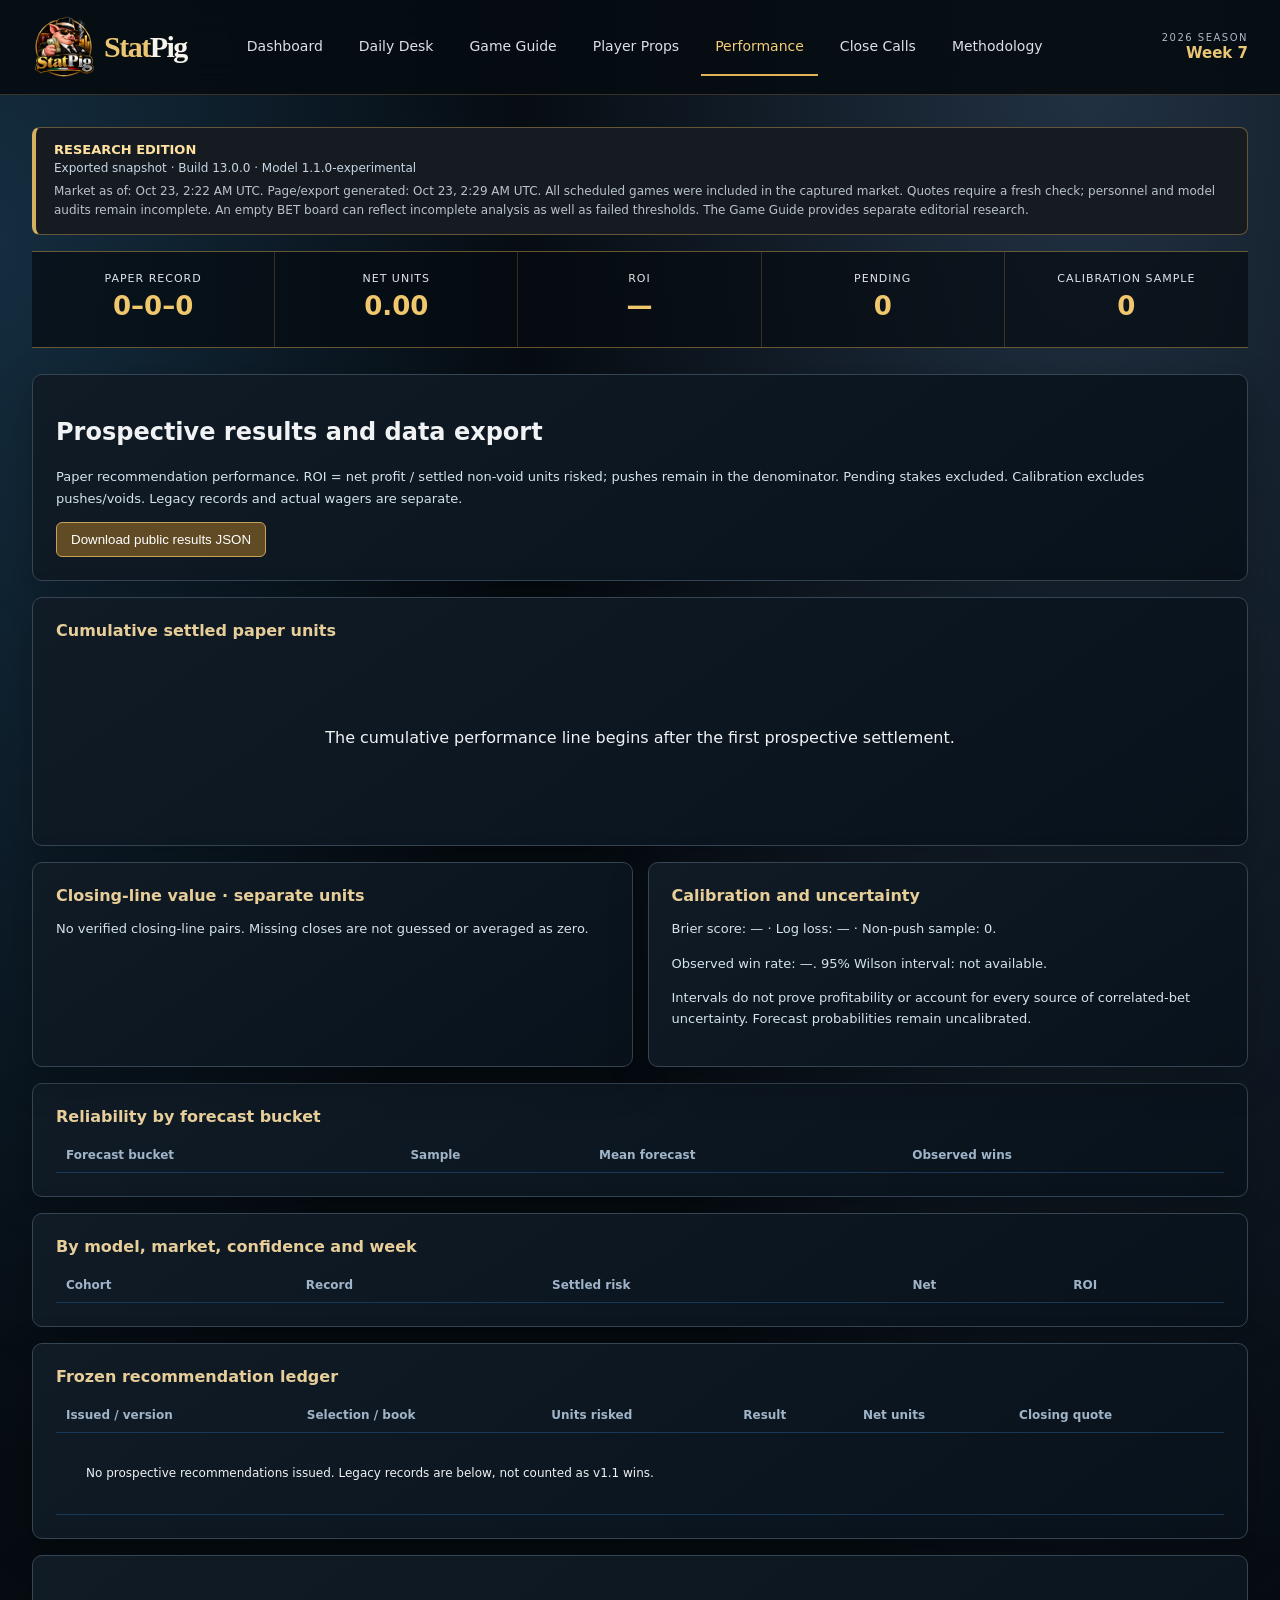
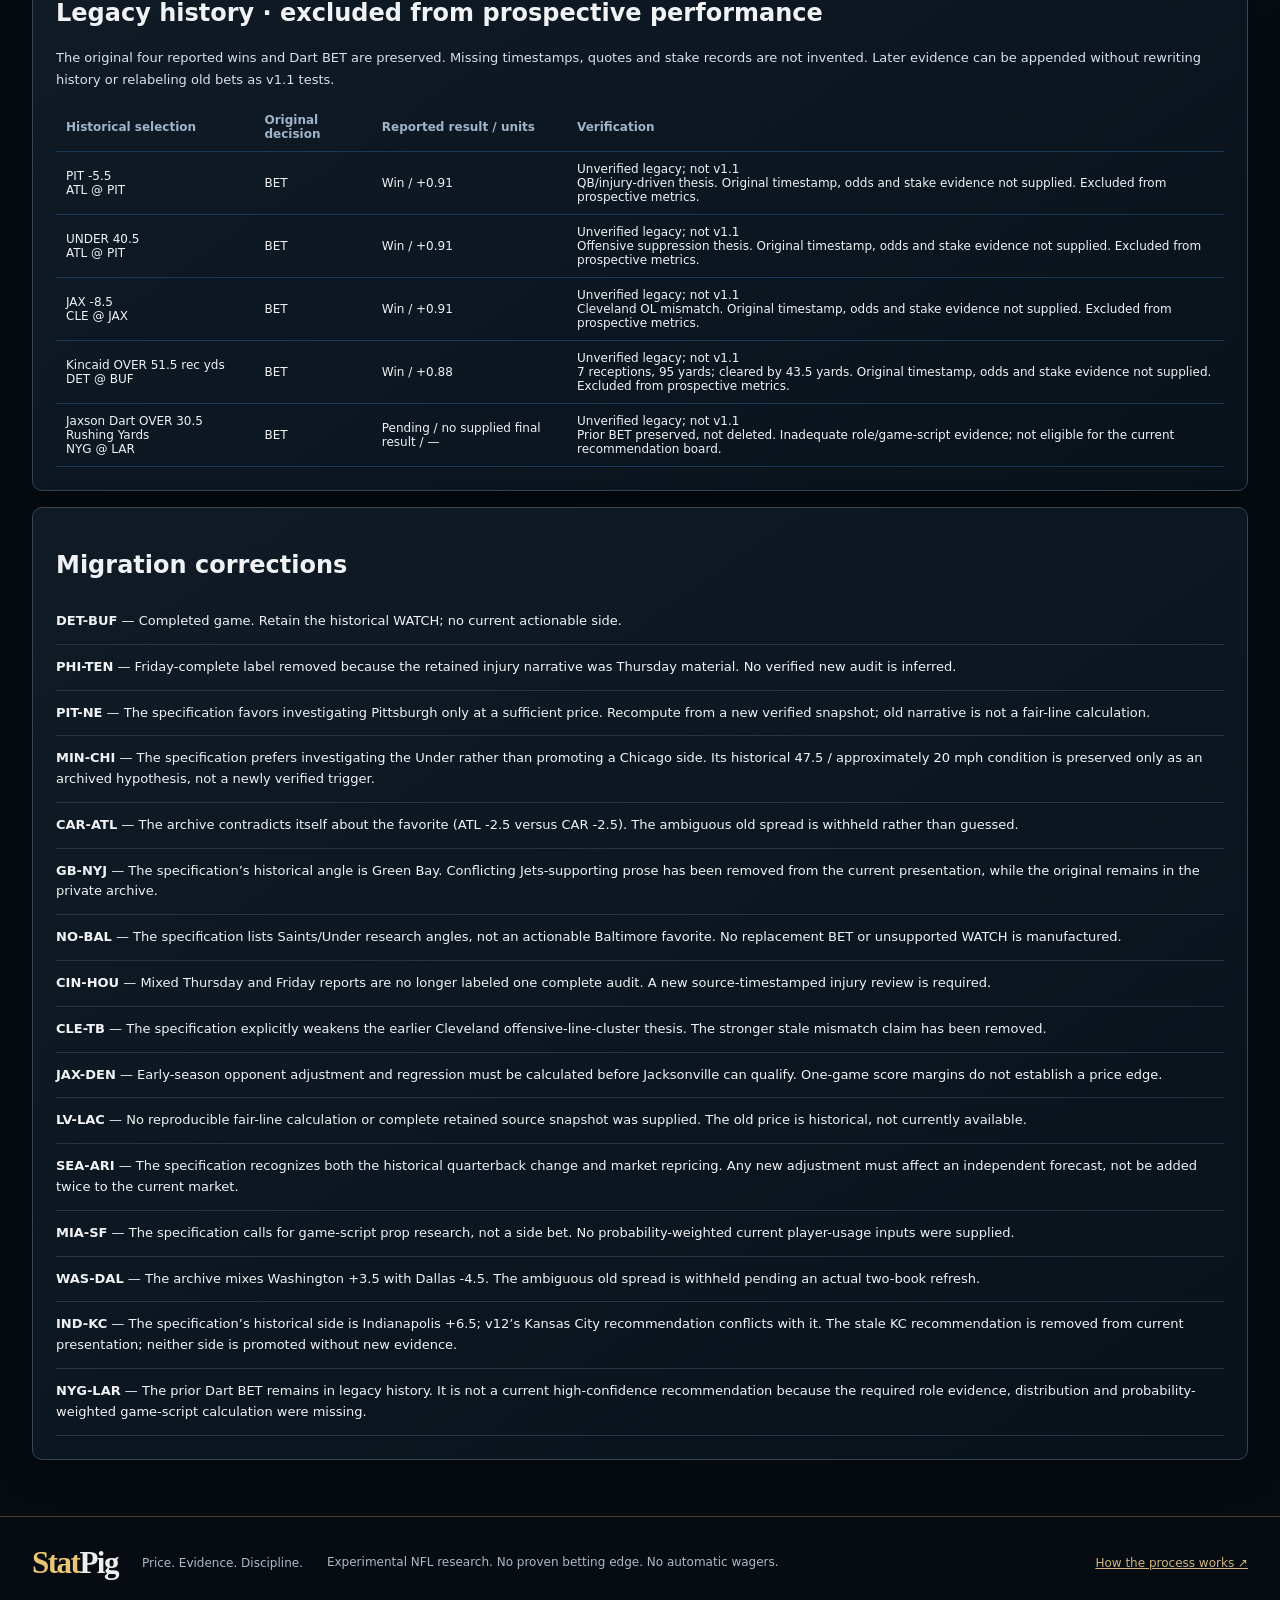
<file: results.html>
<!doctype html><html lang="en"><head><meta charset="utf-8"><meta name="viewport" content="width=device-width,initial-scale=1"><title>Results & Data · StatPig</title><link rel="stylesheet" href="styles.css?v=17-week3-desk"><meta name="theme-color" content="#060c12"><meta name="description" content="StatPig NFL research: source-backed analysis, disciplined price gates, and transparent prospective performance."></head><body>
<a class="skip-link" href="#main-content">Skip to content</a><header class="topbar"><div class="site-header"><a class="wordmark" href="index.html" aria-label="StatPig home"><img src="statpig-mascot.png" alt="" width="66" height="66"><span>Stat<span>Pig</span></span></a><nav class="nav" aria-label="Main navigation"><a href="index.html">Dashboard</a><a href="daily.html">Daily Desk</a><a href="guide.html">Game Guide</a><a href="props.html">Player Props</a><a href="results.html" class="active" aria-current="page">Performance</a><a href="close-calls.html">Close Calls</a><a href="methodology.html">Methodology</a></nav><div class="weekbox"><span>NFL Research</span><strong>Evidence first</strong></div></div></header>
<main id="main-content" class="shell"><section class="kpis" id="resultsKpis"></section><section class="panel mini"><h2>Prospective results and data export</h2><p id="metricNote" class="bodycopy"></p><button class="download" id="publicExport">Download public results JSON</button></section><section class="panel mini section-space"><h3>Cumulative settled paper units</h3><div class="chart-wrap" id="equity"></div></section><section class="record-grid section-space"><article class="panel mini"><h3>Closing-line value · separate units</h3><div id="clv" class="bodycopy"></div></article><article class="panel mini"><h3>Calibration and uncertainty</h3><div id="calibration" class="bodycopy"></div></article></section><section class="panel mini section-space"><h3>Reliability by forecast bucket</h3><table class="log-table" id="bins"></table></section><section class="panel mini section-space"><h3>By model, market, confidence and week</h3><div class="table-wrap"><table class="log-table" id="groups"></table></div></section><section class="panel mini section-space"><h3>Frozen recommendation ledger</h3><div class="table-wrap"><table class="log-table" id="record"></table></div></section><section class="panel mini section-space" id="legacy"><h2>Legacy history · excluded from prospective performance</h2><p class="bodycopy">The original four reported wins and Dart BET are preserved. Missing timestamps, quotes and stake records are not invented. Later evidence can be appended without rewriting history or relabeling old bets as v1.1 tests.</p><div class="table-wrap"><table class="log-table" id="legacyTable"></table></div></section><section class="panel mini section-space"><h2>Migration corrections</h2><div id="corrections"></div></section></main><footer class="footer" id="about"><a class="footer-brand" href="index.html">Stat<span>Pig</span></a><p>Price. Evidence. Discipline.</p><p class="fineprint">Experimental NFL research. No proven betting edge. No automatic wagers.</p><a href="methodology.html">How the process works ↗</a></footer><script src="config.js?v=13"></script><script src="data.js?v=20261023-weather"></script><script src="shared.js?v=17-week3-desk"></script><script src="results.js?v=13"></script></body></html>
</file>
<file: styles.css>
:root{
  --bg:#06111f;--bg2:#07182b;--panel:#0b1f36;--panel2:#102846;--line:#1d4163;--line2:#28567f;
  --ink:#f5f7fb;--muted:#9eb1c5;--cyan:#35d4ff;--blue:#2f84ff;--purple:#744dff;--green:#25d98a;
  --red:#ff5b65;--watch:#9aa9bc;--gold:#ffc84d;--shadow:0 14px 38px rgba(0,0,0,.28)
}
*{box-sizing:border-box}html{scroll-behavior:smooth}body{margin:0;background:radial-gradient(circle at 15% 0,#0b2d4b 0,transparent 30%),linear-gradient(180deg,#06111f,#071625 45%,#050d18);color:var(--ink);font-family:Inter,ui-sans-serif,system-ui,-apple-system,BlinkMacSystemFont,"Segoe UI",sans-serif;min-height:100vh}a{color:inherit}.topbar{position:sticky;top:0;z-index:20;background:rgba(5,14,25,.94);backdrop-filter:blur(18px);border-bottom:1px solid #163a5c}.brandrow{display:flex;align-items:center;justify-content:space-between;gap:22px;padding:18px 3vw 14px}.brand{display:flex;align-items:center;gap:14px}.ball{width:44px;height:44px;border:2px solid #dce9f6;border-radius:50%;display:grid;place-items:center;transform:rotate(-20deg);font-size:25px}.brand h1{font-size:23px;margin:0}.tag{color:#9fc0dd;margin:2px 0 0;font-size:13px}.quote{font-style:italic;color:#d3deea;font-size:13px;text-align:center;line-height:1.2}.weekbox{text-align:right}.weekbox span{display:block;color:#c8d5e3;font-size:12px}.weekbox strong{font-size:24px;color:var(--cyan)}.nav{display:flex;gap:4px;padding:0 3vw 8px;overflow-x:auto}.nav a{padding:11px 18px;border-radius:7px;text-decoration:none;color:#d9e6f1;font-size:13px;white-space:nowrap;border:1px solid transparent}.nav a.active,.nav a:hover{background:linear-gradient(180deg,#2f8cff,#1f6fe5);border-color:#58a8ff}.shell{padding:12px 2.6vw 42px;max-width:1800px;margin:auto}.kpis{display:grid;grid-template-columns:repeat(5,minmax(150px,1fr));gap:10px;margin:0 0 14px}.kpi{background:linear-gradient(180deg,#0b2037,#091a2e);border:1px solid var(--line);border-radius:8px;padding:14px 16px;text-align:center;box-shadow:var(--shadow)}.kpi .label{color:#b7c9d9;font-size:12px}.kpi strong{display:block;font-size:24px;margin-top:4px}.positive{color:var(--green)}.key{grid-column:span 2;display:flex;align-items:center;justify-content:space-around;gap:12px}.legend{display:flex;align-items:center;gap:8px;font-size:12px}.dot{width:20px;height:20px;border-radius:50%}.dot.bet{background:var(--green)}.dot.watch{background:var(--watch)}.dot.pass{background:var(--red)}.section-head{display:flex;align-items:flex-end;justify-content:space-between;gap:18px;margin:14px 0 8px}.section-head h2{font-size:20px;margin:0}.updated{font-size:12px;color:#c6d4e2}.panel{background:linear-gradient(180deg,rgba(13,34,57,.97),rgba(7,24,42,.97));border:1px solid var(--line2);border-radius:8px;box-shadow:var(--shadow)}.table-wrap{overflow:auto}.card-table{width:100%;border-collapse:collapse;min-width:1120px;font-size:12px}.card-table th{background:#0a1c31;color:#b9cad9;text-align:left;padding:9px 10px;border-right:1px solid #173654;border-bottom:1px solid #214a70;font-weight:600}.card-table td{padding:8px 10px;border-right:1px solid #15334f;border-bottom:1px solid #163957;vertical-align:middle}.card-table tr:hover{background:rgba(47,132,255,.10)}.teamcell{font-weight:700}.team-badge{display:inline-grid;place-items:center;width:28px;height:28px;border-radius:50%;background:#132d49;border:1px solid #2f668f;margin-right:8px;font-size:10px}.rating{font-weight:800;color:#67e8f9}.conf{color:var(--gold)}.status{display:inline-flex;align-items:center;justify-content:center;min-width:82px;padding:5px 11px;border-radius:999px;font-weight:900;font-size:11px;border:1px solid rgba(255,255,255,.25)}.status.BET{background:linear-gradient(180deg,#2af0a0,#10b96c);color:#042115}.status.WATCH{background:linear-gradient(180deg,#cbd5e1,#8798ac);color:#0a1725}.status.PASS{background:linear-gradient(180deg,#ff6c75,#db3946);color:#fff}.view{color:#6ccaff;font-weight:800;text-decoration:underline;cursor:pointer}.why{color:#d6e2ed;line-height:1.25}.info-grid{display:grid;grid-template-columns:1fr 1fr;gap:12px;margin-top:14px}.mini{padding:16px}.mini h3{margin:0 0 12px;font-size:16px}.injury{padding:10px 0;border-bottom:1px solid #163957}.injury:last-child{border-bottom:0}.injury strong{display:block}.injury span{font-size:12px;color:var(--muted)}.sev-high{color:#ff7b83}.sev-medium{color:#ffc95c}.log-table{width:100%;border-collapse:collapse;font-size:12px}.log-table th,.log-table td{padding:10px;border-bottom:1px solid #173957;text-align:left}.log-table th{color:#9fb4c8}.footer{padding:24px 3vw 40px;color:#6f8aa4;font-size:12px;text-align:center}

/* game page */
.game-hero{background:linear-gradient(90deg,#47259d,#5d2fc1,#30208c);border-top:1px solid #875eff;border-bottom:1px solid #875eff;padding:11px 3vw;display:flex;align-items:center;justify-content:space-between}.game-hero h2{margin:0;font-size:21px}.back{font-size:12px;text-decoration:none;color:#e8ddff}.matchup{display:grid;grid-template-columns:1.2fr .9fr .9fr;gap:12px;padding:14px}.teams{display:flex;justify-content:space-around;align-items:center;background:#091a2f;border:1px solid #173e60;border-radius:8px;padding:18px}.team{text-align:center}.team .big{width:74px;height:74px;border-radius:50%;display:grid;place-items:center;margin:0 auto 8px;background:#102947;border:2px solid #3e769f;font-weight:900;font-size:22px}.at{font-size:28px;color:#8aa0b6}.recbox,.confbox{background:#102845;border:1px solid #285174;border-radius:8px;padding:16px;text-align:center}.recbox .status{font-size:18px;min-width:130px}.recbox small,.confbox small{color:#b7c6d7}.tabs{display:flex;gap:3px;padding:0 14px 12px;overflow:auto}.tabs button{background:#0f2945;color:#dbe7f1;border:1px solid #1c4467;border-radius:6px;padding:10px 15px;cursor:pointer;white-space:nowrap}.tabs button.active{background:#2d84ff}.detail{display:grid;grid-template-columns:1.1fr 1.1fr 1fr;gap:12px;padding:0 14px 14px}.detail-card{background:#071a2f;border:1px solid #204b6d;border-radius:8px;padding:15px}.detail-card h3{margin:0 0 12px;font-size:15px}.reason{display:grid;grid-template-columns:30px 1fr;gap:9px;margin:10px 0}.num{width:26px;height:26px;border-radius:50%;display:grid;place-items:center;background:#6b49d5;font-weight:800}.reason p{margin:0;color:#d7e3ee;font-size:12px;line-height:1.45}.meterrow{margin:12px 0}.meterrow .label{font-size:12px;margin-bottom:5px}.meter{display:flex;gap:4px}.bar{height:9px;width:18px;border-radius:2px;background:#24425c}.bar.on{background:#7f52ff}.bar.hot{background:#ff6a49}.factgrid{display:grid;grid-template-columns:repeat(3,1fr);gap:8px}.fact{background:#0d2947;border-radius:6px;padding:9px}.fact span{display:block;color:#9db1c6;font-size:10px}.fact strong{font-size:12px}.bottomline{display:grid;grid-template-columns:2fr 1.5fr 1fr;gap:12px;padding:0 14px 14px}.quote-card{font-style:italic;color:#d5d9ee}.hidden{display:none!important}@media(max-width:1100px){.kpis{grid-template-columns:repeat(2,1fr)}.key{grid-column:span 2}.detail,.bottomline,.matchup,.info-grid{grid-template-columns:1fr}.quote{display:none}}@media(max-width:700px){.brandrow{padding:12px 4vw}.brand h1{font-size:18px}.tag{display:none}.weekbox strong{font-size:19px}.nav{padding-left:4vw}.shell{padding:10px 3vw 28px}.kpis{grid-template-columns:1fr 1fr}.kpi{padding:11px}.key{grid-column:1/-1;flex-wrap:wrap}.section-head{align-items:flex-start;flex-direction:column}.game-hero{align-items:flex-start;gap:8px;flex-direction:column}.teams{padding:12px}.team .big{width:58px;height:58px}.tabs{padding:0 8px 10px}.detail,.bottomline,.matchup{padding-left:8px;padding-right:8px}}

/* props */
.negative{color:var(--red)}.props-table{min-width:1500px}.props-kpis{grid-template-columns:repeat(5,minmax(150px,1fr))}.audit-list{display:grid;grid-template-columns:1fr 1fr;gap:8px 14px;font-size:12px;color:#d6e2ed}.audit-list span{padding:8px 10px;background:#0a2037;border:1px solid #183d5d;border-radius:6px}.bodycopy{font-size:12px;line-height:1.65;color:#d6e2ed}.prop-hero{display:grid;grid-template-columns:1.5fr .65fr .75fr .55fr .75fr .8fr;gap:10px;padding:14px}.player-card{display:flex;align-items:center;gap:14px;background:#091a2f;border:1px solid #173e60;border-radius:8px;padding:14px}.avatar{width:68px;height:68px;border-radius:50%;display:grid;place-items:center;background:#112d4c;border:2px solid #3c789f;font-size:20px;font-weight:900}.player-card h2{margin:2px 0;font-size:23px}.eyebrow,.muted{color:#9fb3c7;font-size:12px}.prop-stat{background:#0d2947;border:1px solid #244d70;border-radius:8px;padding:14px;text-align:center}.prop-stat span,.prop-stat small{display:block;color:#9db1c6;font-size:10px}.prop-stat strong{display:block;font-size:22px;margin:7px 0}.checkline{padding:8px 0;border-bottom:1px solid #173957;font-size:12px;color:#d7e4ef}.checkline:last-child{border-bottom:0}.audit-row{display:grid;grid-template-columns:25px 1fr;gap:8px;padding:10px 0;border-bottom:1px solid #173957;font-size:12px;line-height:1.5}.audit-row b{color:var(--green)}.audit-row.risk b{color:var(--gold)}
@media(max-width:1100px){.prop-hero{grid-template-columns:1fr 1fr}.player-card{grid-column:1/-1}.props-kpis{grid-template-columns:repeat(2,1fr)}}@media(max-width:700px){.prop-hero{grid-template-columns:1fr}.player-card{grid-column:auto}.audit-list{grid-template-columns:1fr}}

.side-badge{display:inline-flex;align-items:center;justify-content:center;min-width:72px;padding:5px 11px;border-radius:999px;font-weight:950;letter-spacing:.05em;font-size:11px;border:1px solid rgba(255,255,255,.24)}.side-badge.over{background:linear-gradient(180deg,#2af0a0,#10b96c);color:#042115}.side-badge.under{background:linear-gradient(180deg,#66b7ff,#2f7eea);color:#041a31}.side-badge.large{font-size:16px;min-width:96px;padding:8px 15px}
/* v12 — explicit WATCH gates + scroll-first game detail */
.watch-mini{margin-top:8px;padding:8px 10px;border-left:3px solid var(--watch);background:rgba(154,169,188,.08);border-radius:4px;font-size:11px;line-height:1.45;color:#c7d4e0}.watch-mini b{color:#fff}.watch-mini.secondary{border-left-color:#7f52ff;background:rgba(127,82,255,.08)}
.game-scroll{max-width:1500px}.scroll-section{margin:14px 0}.section-label{font-size:11px;text-transform:uppercase;letter-spacing:.12em;color:#7fa3c4;font-weight:800;margin:0 0 7px 4px}.two-col{grid-template-columns:1.15fr .85fr;padding:0}.decision-grid{display:grid;grid-template-columns:1fr 1fr;gap:12px}.decision-card{border-radius:8px;padding:16px;border:1px solid}.decision-card h3{margin:0 0 9px;font-size:15px}.decision-card p{margin:0;font-size:13px;line-height:1.6}.decision-card.action{background:linear-gradient(180deg,rgba(18,87,69,.28),rgba(6,35,30,.45));border-color:#1b8c68}.decision-card.action h3{color:#65f3b0}.decision-card.kill{background:linear-gradient(180deg,rgba(109,38,47,.25),rgba(44,14,22,.42));border-color:#97404b}.decision-card.kill h3{color:#ff8a92}.secondary-watch{margin-top:10px;background:#0b1f37;border:1px solid #6346ae;border-radius:8px;padding:14px}.secondary-watch>div{display:flex;align-items:center;gap:10px;margin-bottom:8px}.secondary-watch p{margin:5px 0;color:#d6e2ed;font-size:12px;line-height:1.5}.scroll-bottom{padding:0;grid-template-columns:1.6fr 1.4fr .8fr}.game-scroll .detail-card{box-shadow:0 8px 24px rgba(0,0,0,.16)}
@media(max-width:900px){.two-col,.decision-grid,.scroll-bottom{grid-template-columns:1fr}.watch-mini{min-width:260px}}
/* v13: preserve the original navy layout; make evidence states explicit. */
.integrity-banner{padding:15px 18px;border:1px solid #6b633e;border-left:4px solid var(--gold);border-radius:8px;background:#172537;margin:6px 0 16px}.integrity-banner strong{display:block;font-size:15px;color:#ffe2a0}.integrity-banner span{font-size:12px;color:#c6d6e5}.integrity-banner p{font-size:12px;line-height:1.6;margin:6px 0 0;color:#d3dfeb}.empty{padding:30px!important;text-align:center;line-height:1.8}.empty h3{margin:0 0 8px}.status.FINAL,.status.ARCHIVE{background:#20374b;color:#c7d7e5}.calculation{margin-bottom:16px;border-bottom:1px solid var(--line);padding-bottom:12px}.calculation h4{margin:5px 0}.section-space{margin-top:16px}.fineprint{font-size:12px;color:var(--muted);line-height:1.7}.chart-wrap{height:170px;display:flex;align-items:center;justify-content:center}.chart-wrap svg{width:100%;height:160px}.record-grid{display:grid;grid-template-columns:1fr 1fr;gap:15px}.correction{border-bottom:1px solid var(--line);padding:12px 0;line-height:1.6;font-size:13px}.props-table{min-width:900px}.card-table .why{min-width:300px;max-width:540px;line-height:1.55}.factgrid{grid-template-columns:2fr 1.4fr .7fr}.bodycopy{font-size:13px}button.download{background:#246cbe;color:#fff;border:1px solid #58a8ff;border-radius:6px;padding:9px 14px;cursor:pointer}@media(max-width:700px){.record-grid{grid-template-columns:1fr}.factgrid{grid-template-columns:1fr}.props-kpis{grid-template-columns:1fr 1fr}}

/* StatPig gold identity: presentation only; decisions remain ledger-derived. */
:root{--bg:#060c12;--bg2:#0a131d;--panel:#0d1720;--panel2:#152331;--line:#263440;--line2:#3a4853;--gold:#e9ba59;--cyan:#e9ba59;--blue:#e9ba59;--muted:#a7b3bf;--watch:#63d7a3;--shadow:0 12px 38px #0004}
body{background:radial-gradient(ellipse at 85% 0,#223244 0,transparent 36rem),radial-gradient(ellipse at 0 15rem,#142d3f 0,transparent 33rem),#060c12;color:#f0f2f4}html{scroll-padding-top:110px}a:focus-visible,button:focus-visible{outline:3px solid #ffe1a0;outline-offset:5px}.skip-link{position:fixed;left:15px;top:-80px;z-index:100;background:#f1c36b;color:#071019;padding:14px}.skip-link:focus{top:12px}.topbar{background:#060c12ed;border-bottom:1px solid #bd955547;position:sticky}.site-header{max-width:1440px;padding:8px 32px;min-height:94px;margin:auto;display:flex;align-items:center;gap:46px}.wordmark{display:flex;gap:8px;align-items:center;text-decoration:none;flex-shrink:0}.wordmark>span,.footer-brand{font:700 30px Georgia,serif;color:#eac574;letter-spacing:-1.5px}.wordmark span span,.footer-brand span{color:#f7f4ed}.wordmark img{width:64px;height:64px;object-fit:contain}.nav{padding:0;gap:8px;flex:1;overflow:visible}.nav a{border-radius:0;padding:20px 14px;font-size:14px;color:#dce1e7;border:0;border-bottom:2px solid transparent}.nav a.active,.nav a:hover{background:none;color:#f3cc79;border-color:#e4b257}.weekbox span{font-size:10px;letter-spacing:.15em;text-transform:uppercase;color:#adbbc6}.weekbox strong{font-size:15px;color:#eac574}.shell{max-width:1440px;padding:26px 32px 56px}.landing-hero{display:grid;grid-template-columns:1.1fr 1fr;align-items:center;min-height:535px;position:relative;isolation:isolate;margin:-10px 0 10px}.landing-hero:before{content:'';position:absolute;inset:0 -32px;background:radial-gradient(ellipse at 76% 55%,#b984211a,transparent 45%),repeating-linear-gradient(175deg,transparent 0 65px,#7894b007 66px 68px);z-index:-1;pointer-events:none}.hero-copy{padding:30px 0 35px 20px;z-index:1}.hero-copy .eyebrow{font-size:11px;font-weight:650;letter-spacing:.28em;color:#e9bc68;margin:0 0 22px}.hero-copy h1{font:700 clamp(36px,4.4vw,66px)/1.03 Georgia,'Times New Roman',serif;letter-spacing:-2.2px;margin:0 0 22px}.hero-copy h1>span{color:#edc979;background:linear-gradient(#ffe6a5,#cf9a36);background-clip:text;-webkit-background-clip:text;-webkit-text-fill-color:transparent}.hero-description{font-size:21px;line-height:1.5;color:#e1e6eb;margin:0 0 12px}.hero-summary{max-width:470px;font-size:15px;line-height:1.75;color:#aebac7}.hero-actions{display:flex;gap:14px;flex-wrap:wrap;margin:26px 0 17px}.button-gold,.button-outline{display:inline-flex;align-items:center;justify-content:center;gap:24px;padding:14px 20px;border:1px solid #d6ae58;border-radius:6px;text-decoration:none;font-size:13px;font-weight:700;min-height:46px}.button-gold{color:#17130b;background:linear-gradient(150deg,#ffe294,#e5b350 70%,#bf8833);box-shadow:0 3px 18px #d6ac4220}.button-outline{color:#f2ca76;background:#060d16b3}.button-gold:hover{filter:brightness(1.1)}.button-outline:hover{background:#caa05218}.hero-footnote{font-size:11px;letter-spacing:.04em;color:#92a1b0}.hero-art{position:relative;align-self:stretch;display:grid;place-items:center}.hero-art img{width:100%;height:auto;max-height:575px;object-fit:contain;filter:drop-shadow(0 12px 28px #0009)}.art-caption{position:absolute;right:-10px;bottom:38px;font:italic 19px/1.15 Georgia,serif;color:#ca9f54;transform:rotate(-8deg)}.kpis{gap:0;border-top:1px solid #ca9f5480;border-bottom:1px solid #ca9f5480;margin:15px 0 26px;background:#050b11b3}.kpi{background:none;border:0;border-right:1px solid #b68d4c44;border-radius:0;box-shadow:none;padding:20px 12px}.kpi:last-child{border-right:0}.kpi strong{color:#f0c76c;font-size:26px;margin:6px 0}.kpi .label{font-size:11px;color:#a7b4c0}.kpi .label:first-child{letter-spacing:.09em;text-transform:uppercase;color:#e1e5e9}.feature-grid{display:grid;grid-template-columns:repeat(4,minmax(0,1fr));gap:16px;margin:0 0 30px}.feature-card{display:block;position:relative;text-decoration:none;border:1px solid #455666;border-radius:10px;overflow:hidden;background:linear-gradient(145deg,#111e2a,#060c12 80%);transition:transform .18s,border-color .18s}.feature-card:hover{transform:translateY(-3px);border-color:#e0b45e}.feature-art{height:145px;padding:22px;position:relative;overflow:hidden;border-bottom:1px solid #2d3c49;background:radial-gradient(ellipse at 90% 0,#43658160,transparent 80%)}.feature-art>span{font-size:9px;letter-spacing:.2em;color:#dcc289;position:relative;z-index:1}.feature-art>b{display:block;font:italic 25px/1.2 Georgia,serif;color:#cbd7e1;margin-top:14px;position:relative;z-index:1}.field-art:after{content:'';position:absolute;width:200px;height:190px;right:-60px;bottom:-70px;border:1px solid #91a7bf30;transform:rotate(-25deg);background:repeating-linear-gradient(0deg,transparent 0 25px,#718aab25 26px 27px)}.play-art:after{content:'×  ○  ×\A  ↗  ○  ↗';white-space:pre;position:absolute;right:10px;bottom:-10px;font-size:46px;line-height:1.2;color:#8eabc326;transform:rotate(-20deg)}.record-art:after{content:'';position:absolute;width:120px;height:110px;right:0;bottom:-15px;transform:rotate(-15deg);border:1px solid #e2ba6330;background:repeating-linear-gradient(0deg,transparent 0 18px,#b3966225 19px 20px)}.signal-art>div{display:flex;gap:6px;align-items:flex-end;margin-top:22px;flex-wrap:wrap}.signal-art i{font-style:normal;min-width:64px;font-size:10px}.feature-copy{padding:20px 20px 50px}.feature-copy h2{font-size:13px;text-transform:uppercase;letter-spacing:.035em;color:#edc66b;margin:0 0 12px}.feature-copy p{font-size:13px;line-height:1.7;color:#b9c5cf;margin:0}.feature-arrow{position:absolute;bottom:15px;right:18px;border:1px solid #dab263;border-radius:50%;display:grid;place-items:center;width:29px;height:29px;color:#edc66b}.status.BET{background:linear-gradient(#926d28,#493714);color:#ffe4a0;border-color:#ddb766}.status.WATCH{background:#103227;color:#7be0b1;border-color:#258059}.status.PASS{background:#37151c;color:#ff959e;border-color:#944050}.section-head{margin-top:34px;margin-bottom:15px}.section-head h2{font:600 25px Georgia,serif}.panel{background:linear-gradient(145deg,#101b26,#09121b);border-color:#354553;border-radius:10px}.mini{padding:23px}.mini h3{color:#e7ce99}.card-table th{background:#121e29;color:#c8baa0;border-color:#34404b;padding:14px 12px}.card-table td{padding:15px 12px;border-color:#283643}.card-table tr:hover{background:#ddae5010}.view{color:#eac575;text-decoration:none}.integrity-banner{background:#161b21;border-color:#655637;border-left-color:#d6af60;padding:14px 18px}.integrity-banner strong{font-size:13px}.integrity-banner p{color:#b8c3cd}.game-hero{background:linear-gradient(90deg,#1e2c3b,#0d1822);border-color:#9f7d4155;padding:20px 3vw}.back{color:#e0bf7b}.recbox,.confbox,.detail-card,.teams,.player-card,.prop-stat{background:#101e2b;border-color:#3b4e5e}.num{background:#725726}.section-label{color:#c6a86f}.footer{border-top:1px solid #b98b4360;max-width:1440px;margin:auto;padding:28px 32px 38px;display:flex;align-items:center;gap:24px;text-align:left;flex-wrap:wrap}.footer-brand{font-size:31px;text-decoration:none}.footer>p{margin:0;color:#aeb9c5;font-size:12px}.footer>.fineprint{flex:1}.footer>a:last-child{color:#d1b67e;font-size:12px}.footer-brand span{color:#eee}.download{background:#604b25!important;border-color:#caa257!important}.brandrow{max-width:1440px;margin:auto}
@media(max-width:1150px){.site-header{gap:20px}.nav a{padding:18px 9px;font-size:13px}.wordmark>span{display:none}.hero-copy{padding-left:0}.hero-copy h1{font-size:49px}.hero-art img{max-height:490px}.art-caption{display:none}.feature-grid{gap:12px}.feature-copy{padding:17px 15px 50px}.feature-art{padding:18px}.kpis{grid-template-columns:repeat(5,minmax(0,1fr))}.kpi strong{font-size:22px}}
@media(max-width:800px){.site-header{padding:8px 20px;flex-wrap:wrap;gap:0;justify-content:space-between}.wordmark>span{display:block}.wordmark img{height:46px;width:46px}.wordmark>span{font-size:25px}.nav{flex-basis:100%;order:3;justify-content:space-between;gap:0}.nav a{padding:12px 5px;font-size:12px}.shell{padding:18px 20px 36px}.landing-hero{grid-template-columns:1.15fr 1fr;min-height:400px}.hero-copy h1{font-size:38px;letter-spacing:-1.5px}.hero-copy .eyebrow{font-size:9px;letter-spacing:.17em}.hero-description{font-size:17px}.hero-summary{font-size:13px}.hero-actions{gap:10px}.button-gold,.button-outline{padding:12px 14px;font-size:12px}.feature-grid{grid-template-columns:1fr 1fr}.kpis{grid-template-columns:repeat(3,minmax(0,1fr))}.kpi{border-bottom:1px solid #b68d4c30}.hero-art img{width:120%;max-width:none}.landing-hero:before{inset:0}.footer{padding:24px 20px}.footer>.fineprint{flex-basis:100%}}
@media(max-width:520px){.landing-hero{grid-template-columns:1fr;margin-top:0}.hero-copy{padding:26px 0 0}.hero-copy h1{font-size:43px;letter-spacing:-1.7px}.hero-copy .eyebrow{margin-bottom:16px}.hero-description{font-size:18px}.hero-summary{max-width:340px}.hero-art{height:300px}.hero-art img{width:310px;max-width:100%;max-height:310px}.hero-actions{margin:22px 0 16px}.hero-footnote{font-size:10px}.kpis{grid-template-columns:1fr 1fr;margin-top:5px}.kpi:last-child{grid-column:1/-1}.kpi{padding:15px 8px}.feature-grid{gap:10px}.feature-art{height:130px;padding:15px}.feature-art>b{font-size:21px}.feature-copy h2{font-size:11px;line-height:1.5}.feature-copy p{font-size:12px}.feature-copy{padding:16px 13px 52px}.signal-art>div{gap:4px;margin-top:12px}.signal-art .status{padding:4px 6px;min-width:55px}.section-head h2{font-size:23px}.section-head{gap:8px}.mini{padding:18px}.footer{gap:14px}.weekbox strong{font-size:13px}.weekbox span{font-size:9px}.integrity-banner p{font-size:11px}}
@media(prefers-reduced-motion:reduce){html{scroll-behavior:auto}.feature-card{transition:none}}
@media(max-width:800px){.site-header .nav{min-width:0;max-width:100%;overflow-x:auto;scrollbar-width:thin}.site-header .nav a{flex-shrink:0}}

/* Daily editorial desk */
.guide-intro{padding:38px 0 22px}.guide-intro h1{font-family:Georgia,serif;font-size:clamp(36px,5vw,64px);margin:12px 0;color:#f5cd70}.guide-intro>p:last-child{font-size:19px;color:#b9c8d4}.guide-time{color:#9db0bf;font-size:13px;line-height:1.6}.guide-notice{padding:16px;border-left:3px solid #d8ac4d;background:#101c27;line-height:1.7}.guide-highlights{display:grid;grid-template-columns:repeat(3,1fr);gap:18px;margin:22px 0}.guide-highlights>a{display:block;text-decoration:none;color:inherit}.guide-highlights h3{font-family:Georgia,serif;font-size:25px;line-height:1.25;color:#f3d183}.guide-highlights p{font-size:15px;line-height:1.75}.guide-highlights span{color:#f3d183}.guide-two{display:grid;grid-template-columns:1fr 1fr;gap:18px;margin:24px 0}.guide-two p{line-height:1.7}.guide-updates{padding-left:18px}.guide-updates li{padding:10px 0;border-bottom:1px solid #293c49}.guide-updates p{margin:5px 0;font-size:14px}.guide-updates small{color:#a8b9c6}.guide-game{padding:28px;margin:24px 0}.guide-game-top{display:flex;align-items:center;justify-content:space-between;gap:15px}.guide-tag{color:#e7bd63;font-size:11px;letter-spacing:1.5px}.guide-game h2{font-size:clamp(24px,3vw,34px);margin:12px 0}.guide-angle{font-family:Georgia,serif;color:#f3d183;font-size:25px;font-weight:400}.guide-prose{max-width:940px}.guide-prose h4{font-size:16px;color:#e7bd63;margin:26px 0 8px}.guide-prose p{font-size:16px;line-height:1.85;color:#d6e0e8;margin:0 0 18px}.guide-game details{border-top:1px solid #304450;padding:18px 0}.guide-game summary{cursor:pointer;color:#f3d183;font-weight:600}.guide-prices{width:100%;min-width:620px;border-collapse:collapse;margin-top:18px}.guide-prices th,.guide-prices td{text-align:left;padding:14px;border-bottom:1px solid #304450;vertical-align:top;font-size:14px}.guide-prices td div+div{margin-top:10px}.guide-prices small{color:#adc0cd;line-height:1.5}.guide-injuries{columns:2;padding-left:18px}.guide-injuries li{break-inside:avoid;margin:10px 0;line-height:1.6}.guide-sources{font-size:13px;line-height:1.9}.guide-checkpoint{background:#0b1822;padding:16px;margin:12px 0 20px;line-height:1.8;font-size:14px}.guide-checkpoint small{color:#9db0bf}#game-search{display:block;width:100%;max-width:420px;background:#09131d;border:1px solid #5b7485;border-radius:6px;color:white;padding:12px;margin-top:8px;font:inherit}#daily-guide{padding:30px 0}.guide-game[hidden]{display:none}@media(max-width:800px){.guide-highlights,.guide-two{grid-template-columns:1fr}.guide-game{padding:20px}.guide-injuries{columns:1}.guide-game-top{display:block}}
.landing-hero{min-height:390px}.hero-art img{max-height:390px}.hero-copy h1{font-size:clamp(36px,4vw,56px)}@media(max-width:520px){.landing-hero{min-height:0}.hero-art{display:none}.hero-copy{padding:16px 0 0}.hero-copy h1{font-size:36px}.hero-description,.hero-footnote{display:none}.hero-summary{line-height:1.6}.hero-actions{margin:16px 0}.guide-highlights h3{font-size:23px}.section-head{flex-wrap:wrap}}

.guide-availability{border-left:3px solid #e9b94f;background:rgba(233,185,79,.07);padding:16px 20px;margin:20px 0;border-radius:4px}.guide-availability.pending{border-color:#7f96a5;background:rgba(127,150,165,.07)}.guide-availability small{color:#bdc9d2}.guide-availability details{margin-top:14px}
/* Daily research desk */
#daily-desk,.daily-notebook,.daily-watchlist,.daily-value,.daily-rhythm{margin:28px 0}.daily-deck{font-size:clamp(20px,2.4vw,28px);max-width:940px;line-height:1.4;color:#f1e4bc}.daily-return{color:#a9bfd1}.daily-stories{display:grid;grid-template-columns:repeat(3,minmax(0,1fr));gap:18px}.daily-story,.daily-notebook,.daily-watchlist,.daily-value{padding:24px}.daily-story h3{font-size:23px;line-height:1.25}.daily-story p,.daily-notebook p,.daily-value p,.daily-watchlist p,.daily-rhythm p{line-height:1.65}.daily-story a,.notebook-row a,.saved-game{color:#f4c963}.notebook-row{padding:18px 0;border-bottom:1px solid #29404f}.notebook-row:last-of-type{margin-bottom:16px}.saved-game{display:flex;flex-direction:column;gap:6px;padding:16px;margin-bottom:10px;background:#091722;border:1px solid #385063;border-radius:10px;text-decoration:none}.saved-game span{color:#c3d0db;font-size:14px}.save-grid,.rhythm-grid{display:grid;grid-template-columns:repeat(2,minmax(0,1fr));gap:14px;margin:18px 0}.save-grid button{text-align:left;white-space:normal;line-height:1.5;cursor:pointer}.save-grid button[aria-pressed=true]{background:#263a30;border-color:#89b898}.guide-prop{padding:18px;border-left:3px solid #e9bd61;background:#0a1924;margin:20px 0}.guide-prop p{line-height:1.6}button:focus-visible,a:focus-visible,summary:focus-visible,input:focus-visible{outline:3px solid #f4cf77;outline-offset:4px}.topbar .nav{flex-wrap:wrap}@media(max-width:850px){.daily-stories{grid-template-columns:1fr}.save-grid,.rhythm-grid{grid-template-columns:1fr}.daily-story,.daily-notebook,.daily-watchlist,.daily-value{padding:18px}}
</file>
<file: weather.css>
.weather-panel{padding:1.25rem;margin:1.25rem 0;border:1px solid #42576a;border-radius:12px;background:#0b1a27}.weather-panel h4{margin-top:0}.weather-panel p,.weather-watch p{line-height:1.6}.weather-panel small,.weather-watch small{color:#bac9d5}.weather-metrics{display:grid;grid-template-columns:repeat(3,1fr);gap:1rem}.weather-metrics b{display:block;font-size:1.65rem;color:#ffd16b}.weather-metrics small{display:block;margin-top:.4rem}.weather-watch{margin:1.5rem 0}.weather-watch .guide-highlights>a{padding:1rem;border:1px solid #42576a;border-radius:8px}@media(max-width:650px){.weather-metrics{grid-template-columns:1fr}.weather-metrics>div{padding-bottom:.5rem}}
</file>
